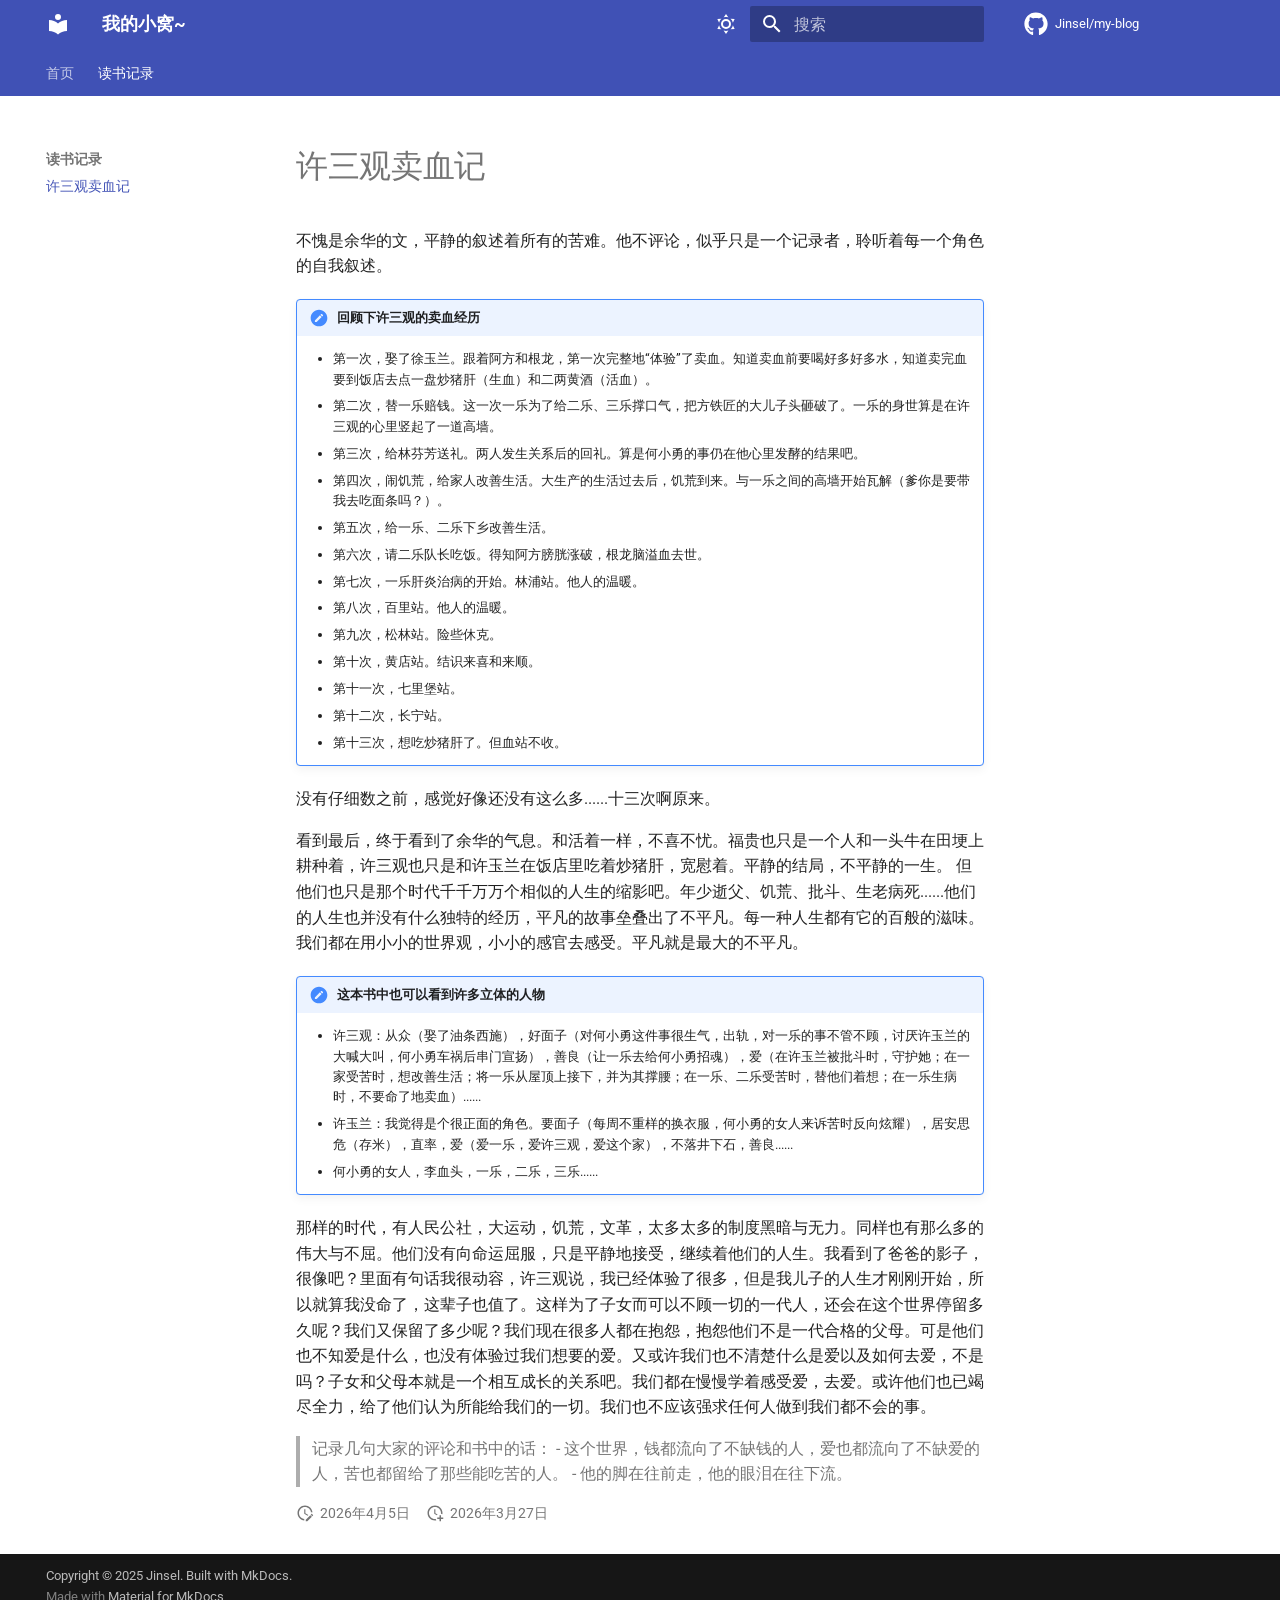
<file: 许三观卖血记/index.html>
<!doctype html>
<html lang="zh" class="no-js">
  <head>
    
      <meta charset="utf-8">
      <meta name="viewport" content="width=device-width,initial-scale=1">
      
        <meta name="description" content="成长记录">
      
      
        <meta name="author" content="Jinsel">
      
      
        <link rel="canonical" href="https://jinsel.github.io/my-blog/%E8%AE%B8%E4%B8%89%E8%A7%82%E5%8D%96%E8%A1%80%E8%AE%B0/">
      
      
        <link rel="prev" href="..">
      
      
      
        
      
      
      <link rel="icon" href="../assets/images/favicon.png">
      <meta name="generator" content="mkdocs-1.6.1, mkdocs-material-9.7.6">
    
    
      
        <title>许三观卖血记 - 我的小窝~</title>
      
    
    
      <link rel="stylesheet" href="../assets/stylesheets/main.484c7ddc.min.css">
      
        
        <link rel="stylesheet" href="../assets/stylesheets/palette.ab4e12ef.min.css">
      
      


    
    
      
    
    
      
        
        
        <link rel="preconnect" href="https://fonts.gstatic.com" crossorigin>
        <link rel="stylesheet" href="https://fonts.googleapis.com/css?family=Roboto:300,300i,400,400i,700,700i%7CJetBrains+Mono:400,400i,700,700i&display=fallback">
        <style>:root{--md-text-font:"Roboto";--md-code-font:"JetBrains Mono"}</style>
      
    
    
    <script>__md_scope=new URL("..",location),__md_hash=e=>[...e].reduce(((e,_)=>(e<<5)-e+_.charCodeAt(0)),0),__md_get=(e,_=localStorage,t=__md_scope)=>JSON.parse(_.getItem(t.pathname+"."+e)),__md_set=(e,_,t=localStorage,a=__md_scope)=>{try{t.setItem(a.pathname+"."+e,JSON.stringify(_))}catch(e){}}</script>
    
      

    
    
  </head>
  
  
    
    
      
    
    
    
    
    <body dir="ltr" data-md-color-scheme="default" data-md-color-primary="indigo" data-md-color-accent="indigo">
  
    
    <input class="md-toggle" data-md-toggle="drawer" type="checkbox" id="__drawer" autocomplete="off">
    <input class="md-toggle" data-md-toggle="search" type="checkbox" id="__search" autocomplete="off">
    <label class="md-overlay" for="__drawer"></label>
    <div data-md-component="skip">
      
        
        <a href="#_1" class="md-skip">
          跳转至
        </a>
      
    </div>
    <div data-md-component="announce">
      
    </div>
    
    
      

<header class="md-header" data-md-component="header">
  <nav class="md-header__inner md-grid" aria-label="页眉">
    <a href=".." title="我的小窝~" class="md-header__button md-logo" aria-label="我的小窝~" data-md-component="logo">
      
  
  <svg xmlns="http://www.w3.org/2000/svg" viewBox="0 0 24 24"><path d="M12 8a3 3 0 0 0 3-3 3 3 0 0 0-3-3 3 3 0 0 0-3 3 3 3 0 0 0 3 3m0 3.54C9.64 9.35 6.5 8 3 8v11c3.5 0 6.64 1.35 9 3.54 2.36-2.19 5.5-3.54 9-3.54V8c-3.5 0-6.64 1.35-9 3.54"/></svg>

    </a>
    <label class="md-header__button md-icon" for="__drawer">
      
      <svg xmlns="http://www.w3.org/2000/svg" viewBox="0 0 24 24"><path d="M3 6h18v2H3zm0 5h18v2H3zm0 5h18v2H3z"/></svg>
    </label>
    <div class="md-header__title" data-md-component="header-title">
      <div class="md-header__ellipsis">
        <div class="md-header__topic">
          <span class="md-ellipsis">
            我的小窝~
          </span>
        </div>
        <div class="md-header__topic" data-md-component="header-topic">
          <span class="md-ellipsis">
            
              许三观卖血记
            
          </span>
        </div>
      </div>
    </div>
    
      
        <form class="md-header__option" data-md-component="palette">
  
    
    
    
    <input class="md-option" data-md-color-media="" data-md-color-scheme="default" data-md-color-primary="indigo" data-md-color-accent="indigo"  aria-label="切换到暗色模式"  type="radio" name="__palette" id="__palette_0">
    
      <label class="md-header__button md-icon" title="切换到暗色模式" for="__palette_1" hidden>
        <svg xmlns="http://www.w3.org/2000/svg" viewBox="0 0 24 24"><path d="M12 7a5 5 0 0 1 5 5 5 5 0 0 1-5 5 5 5 0 0 1-5-5 5 5 0 0 1 5-5m0 2a3 3 0 0 0-3 3 3 3 0 0 0 3 3 3 3 0 0 0 3-3 3 3 0 0 0-3-3m0-7 2.39 3.42C13.65 5.15 12.84 5 12 5s-1.65.15-2.39.42zM3.34 7l4.16-.35A7.2 7.2 0 0 0 5.94 8.5c-.44.74-.69 1.5-.83 2.29zm.02 10 1.76-3.77a7.131 7.131 0 0 0 2.38 4.14zM20.65 7l-1.77 3.79a7.02 7.02 0 0 0-2.38-4.15zm-.01 10-4.14.36c.59-.51 1.12-1.14 1.54-1.86.42-.73.69-1.5.83-2.29zM12 22l-2.41-3.44c.74.27 1.55.44 2.41.44.82 0 1.63-.17 2.37-.44z"/></svg>
      </label>
    
  
    
    
    
    <input class="md-option" data-md-color-media="" data-md-color-scheme="slate" data-md-color-primary="indigo" data-md-color-accent="indigo"  aria-label="切换到亮色模式"  type="radio" name="__palette" id="__palette_1">
    
      <label class="md-header__button md-icon" title="切换到亮色模式" for="__palette_0" hidden>
        <svg xmlns="http://www.w3.org/2000/svg" viewBox="0 0 24 24"><path d="m17.75 4.09-2.53 1.94.91 3.06-2.63-1.81-2.63 1.81.91-3.06-2.53-1.94L12.44 4l1.06-3 1.06 3zm3.5 6.91-1.64 1.25.59 1.98-1.7-1.17-1.7 1.17.59-1.98L15.75 11l2.06-.05L18.5 9l.69 1.95zm-2.28 4.95c.83-.08 1.72 1.1 1.19 1.85-.32.45-.66.87-1.08 1.27C15.17 23 8.84 23 4.94 19.07c-3.91-3.9-3.91-10.24 0-14.14.4-.4.82-.76 1.27-1.08.75-.53 1.93.36 1.85 1.19-.27 2.86.69 5.83 2.89 8.02a9.96 9.96 0 0 0 8.02 2.89m-1.64 2.02a12.08 12.08 0 0 1-7.8-3.47c-2.17-2.19-3.33-5-3.49-7.82-2.81 3.14-2.7 7.96.31 10.98 3.02 3.01 7.84 3.12 10.98.31"/></svg>
      </label>
    
  
</form>
      
    
    
      <script>var palette=__md_get("__palette");if(palette&&palette.color){if("(prefers-color-scheme)"===palette.color.media){var media=matchMedia("(prefers-color-scheme: light)"),input=document.querySelector(media.matches?"[data-md-color-media='(prefers-color-scheme: light)']":"[data-md-color-media='(prefers-color-scheme: dark)']");palette.color.media=input.getAttribute("data-md-color-media"),palette.color.scheme=input.getAttribute("data-md-color-scheme"),palette.color.primary=input.getAttribute("data-md-color-primary"),palette.color.accent=input.getAttribute("data-md-color-accent")}for(var[key,value]of Object.entries(palette.color))document.body.setAttribute("data-md-color-"+key,value)}</script>
    
    
    
      
      
        <label class="md-header__button md-icon" for="__search">
          
          <svg xmlns="http://www.w3.org/2000/svg" viewBox="0 0 24 24"><path d="M9.5 3A6.5 6.5 0 0 1 16 9.5c0 1.61-.59 3.09-1.56 4.23l.27.27h.79l5 5-1.5 1.5-5-5v-.79l-.27-.27A6.52 6.52 0 0 1 9.5 16 6.5 6.5 0 0 1 3 9.5 6.5 6.5 0 0 1 9.5 3m0 2C7 5 5 7 5 9.5S7 14 9.5 14 14 12 14 9.5 12 5 9.5 5"/></svg>
        </label>
        <div class="md-search" data-md-component="search" role="dialog">
  <label class="md-search__overlay" for="__search"></label>
  <div class="md-search__inner" role="search">
    <form class="md-search__form" name="search">
      <input type="text" class="md-search__input" name="query" aria-label="搜索" placeholder="搜索" autocapitalize="off" autocorrect="off" autocomplete="off" spellcheck="false" data-md-component="search-query" required>
      <label class="md-search__icon md-icon" for="__search">
        
        <svg xmlns="http://www.w3.org/2000/svg" viewBox="0 0 24 24"><path d="M9.5 3A6.5 6.5 0 0 1 16 9.5c0 1.61-.59 3.09-1.56 4.23l.27.27h.79l5 5-1.5 1.5-5-5v-.79l-.27-.27A6.52 6.52 0 0 1 9.5 16 6.5 6.5 0 0 1 3 9.5 6.5 6.5 0 0 1 9.5 3m0 2C7 5 5 7 5 9.5S7 14 9.5 14 14 12 14 9.5 12 5 9.5 5"/></svg>
        
        <svg xmlns="http://www.w3.org/2000/svg" viewBox="0 0 24 24"><path d="M20 11v2H8l5.5 5.5-1.42 1.42L4.16 12l7.92-7.92L13.5 5.5 8 11z"/></svg>
      </label>
      <nav class="md-search__options" aria-label="查找">
        
        <button type="reset" class="md-search__icon md-icon" title="清空当前内容" aria-label="清空当前内容" tabindex="-1">
          
          <svg xmlns="http://www.w3.org/2000/svg" viewBox="0 0 24 24"><path d="M19 6.41 17.59 5 12 10.59 6.41 5 5 6.41 10.59 12 5 17.59 6.41 19 12 13.41 17.59 19 19 17.59 13.41 12z"/></svg>
        </button>
      </nav>
      
        <div class="md-search__suggest" data-md-component="search-suggest"></div>
      
    </form>
    <div class="md-search__output">
      <div class="md-search__scrollwrap" tabindex="0" data-md-scrollfix>
        <div class="md-search-result" data-md-component="search-result">
          <div class="md-search-result__meta">
            正在初始化搜索引擎
          </div>
          <ol class="md-search-result__list" role="presentation"></ol>
        </div>
      </div>
    </div>
  </div>
</div>
      
    
    
      <div class="md-header__source">
        <a href="https://github.com/Jinsel/my-blog" title="前往仓库" class="md-source" data-md-component="source">
  <div class="md-source__icon md-icon">
    
    <svg xmlns="http://www.w3.org/2000/svg" viewBox="0 0 512 512"><!--! Font Awesome Free 7.1.0 by @fontawesome - https://fontawesome.com License - https://fontawesome.com/license/free (Icons: CC BY 4.0, Fonts: SIL OFL 1.1, Code: MIT License) Copyright 2025 Fonticons, Inc.--><path d="M173.9 397.4c0 2-2.3 3.6-5.2 3.6-3.3.3-5.6-1.3-5.6-3.6 0-2 2.3-3.6 5.2-3.6 3-.3 5.6 1.3 5.6 3.6m-31.1-4.5c-.7 2 1.3 4.3 4.3 4.9 2.6 1 5.6 0 6.2-2s-1.3-4.3-4.3-5.2c-2.6-.7-5.5.3-6.2 2.3m44.2-1.7c-2.9.7-4.9 2.6-4.6 4.9.3 2 2.9 3.3 5.9 2.6 2.9-.7 4.9-2.6 4.6-4.6-.3-1.9-3-3.2-5.9-2.9M252.8 8C114.1 8 8 113.3 8 252c0 110.9 69.8 205.8 169.5 239.2 12.8 2.3 17.3-5.6 17.3-12.1 0-6.2-.3-40.4-.3-61.4 0 0-70 15-84.7-29.8 0 0-11.4-29.1-27.8-36.6 0 0-22.9-15.7 1.6-15.4 0 0 24.9 2 38.6 25.8 21.9 38.6 58.6 27.5 72.9 20.9 2.3-16 8.8-27.1 16-33.7-55.9-6.2-112.3-14.3-112.3-110.5 0-27.5 7.6-41.3 23.6-58.9-2.6-6.5-11.1-33.3 2.6-67.9 20.9-6.5 69 27 69 27 20-5.6 41.5-8.5 62.8-8.5s42.8 2.9 62.8 8.5c0 0 48.1-33.6 69-27 13.7 34.7 5.2 61.4 2.6 67.9 16 17.7 25.8 31.5 25.8 58.9 0 96.5-58.9 104.2-114.8 110.5 9.2 7.9 17 22.9 17 46.4 0 33.7-.3 75.4-.3 83.6 0 6.5 4.6 14.4 17.3 12.1C436.2 457.8 504 362.9 504 252 504 113.3 391.5 8 252.8 8M105.2 352.9c-1.3 1-1 3.3.7 5.2 1.6 1.6 3.9 2.3 5.2 1 1.3-1 1-3.3-.7-5.2-1.6-1.6-3.9-2.3-5.2-1m-10.8-8.1c-.7 1.3.3 2.9 2.3 3.9 1.6 1 3.6.7 4.3-.7.7-1.3-.3-2.9-2.3-3.9-2-.6-3.6-.3-4.3.7m32.4 35.6c-1.6 1.3-1 4.3 1.3 6.2 2.3 2.3 5.2 2.6 6.5 1 1.3-1.3.7-4.3-1.3-6.2-2.2-2.3-5.2-2.6-6.5-1m-11.4-14.7c-1.6 1-1.6 3.6 0 5.9s4.3 3.3 5.6 2.3c1.6-1.3 1.6-3.9 0-6.2-1.4-2.3-4-3.3-5.6-2"/></svg>
  </div>
  <div class="md-source__repository">
    Jinsel/my-blog
  </div>
</a>
      </div>
    
  </nav>
  
</header>
    
    <div class="md-container" data-md-component="container">
      
      
        
          
            
<nav class="md-tabs" aria-label="标签" data-md-component="tabs">
  <div class="md-grid">
    <ul class="md-tabs__list">
      
        
  
  
  
  
    <li class="md-tabs__item">
      <a href=".." class="md-tabs__link">
        
  
  
    
  
  首页

      </a>
    </li>
  

      
        
  
  
  
    
  
  
    
    
      <li class="md-tabs__item md-tabs__item--active">
        <a href="./" class="md-tabs__link">
          
  
  
  读书记录

        </a>
      </li>
    
  

      
    </ul>
  </div>
</nav>
          
        
      
      <main class="md-main" data-md-component="main">
        <div class="md-main__inner md-grid">
          
            
              
              <div class="md-sidebar md-sidebar--primary" data-md-component="sidebar" data-md-type="navigation" >
                <div class="md-sidebar__scrollwrap">
                  <div class="md-sidebar__inner">
                    


  


<nav class="md-nav md-nav--primary md-nav--lifted" aria-label="导航栏" data-md-level="0">
  <label class="md-nav__title" for="__drawer">
    <a href=".." title="我的小窝~" class="md-nav__button md-logo" aria-label="我的小窝~" data-md-component="logo">
      
  
  <svg xmlns="http://www.w3.org/2000/svg" viewBox="0 0 24 24"><path d="M12 8a3 3 0 0 0 3-3 3 3 0 0 0-3-3 3 3 0 0 0-3 3 3 3 0 0 0 3 3m0 3.54C9.64 9.35 6.5 8 3 8v11c3.5 0 6.64 1.35 9 3.54 2.36-2.19 5.5-3.54 9-3.54V8c-3.5 0-6.64 1.35-9 3.54"/></svg>

    </a>
    我的小窝~
  </label>
  
    <div class="md-nav__source">
      <a href="https://github.com/Jinsel/my-blog" title="前往仓库" class="md-source" data-md-component="source">
  <div class="md-source__icon md-icon">
    
    <svg xmlns="http://www.w3.org/2000/svg" viewBox="0 0 512 512"><!--! Font Awesome Free 7.1.0 by @fontawesome - https://fontawesome.com License - https://fontawesome.com/license/free (Icons: CC BY 4.0, Fonts: SIL OFL 1.1, Code: MIT License) Copyright 2025 Fonticons, Inc.--><path d="M173.9 397.4c0 2-2.3 3.6-5.2 3.6-3.3.3-5.6-1.3-5.6-3.6 0-2 2.3-3.6 5.2-3.6 3-.3 5.6 1.3 5.6 3.6m-31.1-4.5c-.7 2 1.3 4.3 4.3 4.9 2.6 1 5.6 0 6.2-2s-1.3-4.3-4.3-5.2c-2.6-.7-5.5.3-6.2 2.3m44.2-1.7c-2.9.7-4.9 2.6-4.6 4.9.3 2 2.9 3.3 5.9 2.6 2.9-.7 4.9-2.6 4.6-4.6-.3-1.9-3-3.2-5.9-2.9M252.8 8C114.1 8 8 113.3 8 252c0 110.9 69.8 205.8 169.5 239.2 12.8 2.3 17.3-5.6 17.3-12.1 0-6.2-.3-40.4-.3-61.4 0 0-70 15-84.7-29.8 0 0-11.4-29.1-27.8-36.6 0 0-22.9-15.7 1.6-15.4 0 0 24.9 2 38.6 25.8 21.9 38.6 58.6 27.5 72.9 20.9 2.3-16 8.8-27.1 16-33.7-55.9-6.2-112.3-14.3-112.3-110.5 0-27.5 7.6-41.3 23.6-58.9-2.6-6.5-11.1-33.3 2.6-67.9 20.9-6.5 69 27 69 27 20-5.6 41.5-8.5 62.8-8.5s42.8 2.9 62.8 8.5c0 0 48.1-33.6 69-27 13.7 34.7 5.2 61.4 2.6 67.9 16 17.7 25.8 31.5 25.8 58.9 0 96.5-58.9 104.2-114.8 110.5 9.2 7.9 17 22.9 17 46.4 0 33.7-.3 75.4-.3 83.6 0 6.5 4.6 14.4 17.3 12.1C436.2 457.8 504 362.9 504 252 504 113.3 391.5 8 252.8 8M105.2 352.9c-1.3 1-1 3.3.7 5.2 1.6 1.6 3.9 2.3 5.2 1 1.3-1 1-3.3-.7-5.2-1.6-1.6-3.9-2.3-5.2-1m-10.8-8.1c-.7 1.3.3 2.9 2.3 3.9 1.6 1 3.6.7 4.3-.7.7-1.3-.3-2.9-2.3-3.9-2-.6-3.6-.3-4.3.7m32.4 35.6c-1.6 1.3-1 4.3 1.3 6.2 2.3 2.3 5.2 2.6 6.5 1 1.3-1.3.7-4.3-1.3-6.2-2.2-2.3-5.2-2.6-6.5-1m-11.4-14.7c-1.6 1-1.6 3.6 0 5.9s4.3 3.3 5.6 2.3c1.6-1.3 1.6-3.9 0-6.2-1.4-2.3-4-3.3-5.6-2"/></svg>
  </div>
  <div class="md-source__repository">
    Jinsel/my-blog
  </div>
</a>
    </div>
  
  <ul class="md-nav__list" data-md-scrollfix>
    
      
      
  
  
  
  
    <li class="md-nav__item">
      <a href=".." class="md-nav__link">
        
  
  
  <span class="md-ellipsis">
    
  
    首页
  

    
  </span>
  
  

      </a>
    </li>
  

    
      
      
  
  
    
  
  
  
    
    
    
    
      
        
        
      
      
        
      
    
    
    <li class="md-nav__item md-nav__item--active md-nav__item--section md-nav__item--nested">
      
        
        
        <input class="md-nav__toggle md-toggle " type="checkbox" id="__nav_2" checked>
        
          
          <label class="md-nav__link" for="__nav_2" id="__nav_2_label" tabindex="">
            
  
  
  <span class="md-ellipsis">
    
  
    读书记录
  

    
  </span>
  
  

            <span class="md-nav__icon md-icon"></span>
          </label>
        
        <nav class="md-nav" data-md-level="1" aria-labelledby="__nav_2_label" aria-expanded="true">
          <label class="md-nav__title" for="__nav_2">
            <span class="md-nav__icon md-icon"></span>
            
  
    读书记录
  

          </label>
          <ul class="md-nav__list" data-md-scrollfix>
            
              
                
  
  
    
  
  
  
    <li class="md-nav__item md-nav__item--active">
      
      <input class="md-nav__toggle md-toggle" type="checkbox" id="__toc">
      
      
        
      
      
      <a href="./" class="md-nav__link md-nav__link--active">
        
  
  
  <span class="md-ellipsis">
    
  
    许三观卖血记
  

    
  </span>
  
  

      </a>
      
    </li>
  

              
            
          </ul>
        </nav>
      
    </li>
  

    
  </ul>
</nav>
                  </div>
                </div>
              </div>
            
            
              
              <div class="md-sidebar md-sidebar--secondary" data-md-component="sidebar" data-md-type="toc" >
                <div class="md-sidebar__scrollwrap">
                  <div class="md-sidebar__inner">
                    

<nav class="md-nav md-nav--secondary" aria-label="目录">
  
  
  
    
  
  
</nav>
                  </div>
                </div>
              </div>
            
          
          
            <div class="md-content" data-md-component="content">
              
              <article class="md-content__inner md-typeset">
                
                  


  
  


<h1 id="_1">许三观卖血记<a class="headerlink" href="#_1" title="Permanent link">&para;</a></h1>
<p>不愧是余华的文，平静的叙述着所有的苦难。他不评论，似乎只是一个记录者，聆听着每一个角色的自我叙述。</p>
<div class="admonition note">
<p class="admonition-title">回顾下许三观的卖血经历</p>
<ul>
<li>第一次，娶了徐玉兰。跟着阿方和根龙，第一次完整地“体验”了卖血。知道卖血前要喝好多好多水，知道卖完血要到饭店去点一盘炒猪肝（生血）和二两黄酒（活血）。</li>
<li>第二次，替一乐赔钱。这一次一乐为了给二乐、三乐撑口气，把方铁匠的大儿子头砸破了。一乐的身世算是在许三观的心里竖起了一道高墙。</li>
<li>第三次，给林芬芳送礼。两人发生关系后的回礼。算是何小勇的事仍在他心里发酵的结果吧。</li>
<li>第四次，闹饥荒，给家人改善生活。大生产的生活过去后，饥荒到来。与一乐之间的高墙开始瓦解（爹你是要带我去吃面条吗？）。</li>
<li>第五次，给一乐、二乐下乡改善生活。</li>
<li>第六次，请二乐队长吃饭。得知阿方膀胱涨破，根龙脑溢血去世。</li>
<li>第七次，一乐肝炎治病的开始。林浦站。他人的温暖。</li>
<li>第八次，百里站。他人的温暖。</li>
<li>第九次，松林站。险些休克。</li>
<li>第十次，黄店站。结识来喜和来顺。</li>
<li>第十一次，七里堡站。</li>
<li>第十二次，长宁站。</li>
<li>第十三次，想吃炒猪肝了。但血站不收。</li>
</ul>
</div>
<p>没有仔细数之前，感觉好像还没有这么多......十三次啊原来。</p>
<p>看到最后，终于看到了余华的气息。和活着一样，不喜不忧。福贵也只是一个人和一头牛在田埂上耕种着，许三观也只是和许玉兰在饭店里吃着炒猪肝，宽慰着。平静的结局，不平静的一生。
但他们也只是那个时代千千万万个相似的人生的缩影吧。年少逝父、饥荒、批斗、生老病死......他们的人生也并没有什么独特的经历，平凡的故事垒叠出了不平凡。每一种人生都有它的百般的滋味。
我们都在用小小的世界观，小小的感官去感受。平凡就是最大的不平凡。</p>
<div class="admonition note">
<p class="admonition-title">这本书中也可以看到许多立体的人物</p>
<ul>
<li>许三观：从众（娶了油条西施），好面子（对何小勇这件事很生气，出轨，对一乐的事不管不顾，讨厌许玉兰的大喊大叫，何小勇车祸后串门宣扬），善良（让一乐去给何小勇招魂），爱（在许玉兰被批斗时，守护她；在一家受苦时，想改善生活；将一乐从屋顶上接下，并为其撑腰；在一乐、二乐受苦时，替他们着想；在一乐生病时，不要命了地卖血）......</li>
<li>许玉兰：我觉得是个很正面的角色。要面子（每周不重样的换衣服，何小勇的女人来诉苦时反向炫耀），居安思危（存米），直率，爱（爱一乐，爱许三观，爱这个家），不落井下石，善良......</li>
<li>何小勇的女人，李血头，一乐，二乐，三乐......</li>
</ul>
</div>
<p>那样的时代，有人民公社，大运动，饥荒，文革，太多太多的制度黑暗与无力。同样也有那么多的伟大与不屈。他们没有向命运屈服，只是平静地接受，继续着他们的人生。我看到了爸爸的影子，很像吧？里面有句话我很动容，许三观说，我已经体验了很多，但是我儿子的人生才刚刚开始，所以就算我没命了，这辈子也值了。这样为了子女而可以不顾一切的一代人，还会在这个世界停留多久呢？我们又保留了多少呢？我们现在很多人都在抱怨，抱怨他们不是一代合格的父母。可是他们也不知爱是什么，也没有体验过我们想要的爱。又或许我们也不清楚什么是爱以及如何去爱，不是吗？子女和父母本就是一个相互成长的关系吧。我们都在慢慢学着感受爱，去爱。或许他们也已竭尽全力，给了他们认为所能给我们的一切。我们也不应该强求任何人做到我们都不会的事。</p>
<blockquote>
<p>记录几句大家的评论和书中的话：
- 这个世界，钱都流向了不缺钱的人，爱也都流向了不缺爱的人，苦也都留给了那些能吃苦的人。
- 他的脚在往前走，他的眼泪在往下流。</p>
</blockquote>







  
    
  
  
    
  


  <aside class="md-source-file">
    
      
  <span class="md-source-file__fact">
    <span class="md-icon" title="最后更新">
      <svg xmlns="http://www.w3.org/2000/svg" viewBox="0 0 24 24"><path d="M21 13.1c-.1 0-.3.1-.4.2l-1 1 2.1 2.1 1-1c.2-.2.2-.6 0-.8l-1.3-1.3c-.1-.1-.2-.2-.4-.2m-1.9 1.8-6.1 6V23h2.1l6.1-6.1zM12.5 7v5.2l4 2.4-1 1L11 13V7zM11 21.9c-5.1-.5-9-4.8-9-9.9C2 6.5 6.5 2 12 2c5.3 0 9.6 4.1 10 9.3-.3-.1-.6-.2-1-.2s-.7.1-1 .2C19.6 7.2 16.2 4 12 4c-4.4 0-8 3.6-8 8 0 4.1 3.1 7.5 7.1 7.9l-.1.2z"/></svg>
    </span>
    <span class="git-revision-date-localized-plugin git-revision-date-localized-plugin-date" title="2026年4月5日 12:29:53 UTC">2026年4月5日</span>
  </span>

    
    
      
  <span class="md-source-file__fact">
    <span class="md-icon" title="创建日期">
      <svg xmlns="http://www.w3.org/2000/svg" viewBox="0 0 24 24"><path d="M14.47 15.08 11 13V7h1.5v5.25l3.08 1.83c-.41.28-.79.62-1.11 1m-1.39 4.84c-.36.05-.71.08-1.08.08-4.42 0-8-3.58-8-8s3.58-8 8-8 8 3.58 8 8c0 .37-.03.72-.08 1.08.69.1 1.33.32 1.92.64.1-.56.16-1.13.16-1.72 0-5.5-4.5-10-10-10S2 6.5 2 12s4.47 10 10 10c.59 0 1.16-.06 1.72-.16-.32-.59-.54-1.23-.64-1.92M18 15v3h-3v2h3v3h2v-3h3v-2h-3v-3z"/></svg>
    </span>
    <span class="git-revision-date-localized-plugin git-revision-date-localized-plugin-date" title="2026年3月27日 15:47:17 UTC">2026年3月27日</span>
  </span>

    
    
    
  </aside>





                
              </article>
            </div>
          
          
<script>var target=document.getElementById(location.hash.slice(1));target&&target.name&&(target.checked=target.name.startsWith("__tabbed_"))</script>
        </div>
        
      </main>
      
        <footer class="md-footer">
  
  <div class="md-footer-meta md-typeset">
    <div class="md-footer-meta__inner md-grid">
      <div class="md-copyright">
  
    <div class="md-copyright__highlight">
      Copyright © 2025 Jinsel. Built with MkDocs.
    </div>
  
  
    Made with
    <a href="https://squidfunk.github.io/mkdocs-material/" target="_blank" rel="noopener">
      Material for MkDocs
    </a>
  
</div>
      
    </div>
  </div>
</footer>
      
    </div>
    <div class="md-dialog" data-md-component="dialog">
      <div class="md-dialog__inner md-typeset"></div>
    </div>
    
    
    
      
      
      <script id="__config" type="application/json">{"annotate": null, "base": "..", "features": ["navigation.tabs", "navigation.sections", "navigation.expand", "search.suggest", "search.highlight"], "search": "../assets/javascripts/workers/search.2c215733.min.js", "tags": null, "translations": {"clipboard.copied": "\u5df2\u590d\u5236", "clipboard.copy": "\u590d\u5236", "search.result.more.one": "\u5728\u8be5\u9875\u4e0a\u8fd8\u6709 1 \u4e2a\u7b26\u5408\u6761\u4ef6\u7684\u7ed3\u679c", "search.result.more.other": "\u5728\u8be5\u9875\u4e0a\u8fd8\u6709 # \u4e2a\u7b26\u5408\u6761\u4ef6\u7684\u7ed3\u679c", "search.result.none": "\u6ca1\u6709\u627e\u5230\u7b26\u5408\u6761\u4ef6\u7684\u7ed3\u679c", "search.result.one": "\u627e\u5230 1 \u4e2a\u7b26\u5408\u6761\u4ef6\u7684\u7ed3\u679c", "search.result.other": "# \u4e2a\u7b26\u5408\u6761\u4ef6\u7684\u7ed3\u679c", "search.result.placeholder": "\u952e\u5165\u4ee5\u5f00\u59cb\u641c\u7d22", "search.result.term.missing": "\u7f3a\u5c11", "select.version": "\u9009\u62e9\u5f53\u524d\u7248\u672c"}, "version": null}</script>
    
    
      <script src="../assets/javascripts/bundle.79ae519e.min.js"></script>
      
    
  </body>
</html>
</file>
<file: assets/stylesheets/main.484c7ddc.min.css>
@charset "UTF-8";html{-webkit-text-size-adjust:none;-moz-text-size-adjust:none;text-size-adjust:none;box-sizing:border-box}*,:after,:before{box-sizing:inherit}@media (prefers-reduced-motion){*,:after,:before{transition:none!important}}body{margin:0}a,button,input,label{-webkit-tap-highlight-color:transparent}a{color:inherit;text-decoration:none}hr{border:0;box-sizing:initial;display:block;height:.05rem;overflow:visible;padding:0}small{font-size:80%}sub,sup{line-height:1em}img{border-style:none}table{border-collapse:initial;border-spacing:0}td,th{font-weight:400;vertical-align:top}button{background:#0000;border:0;font-family:inherit;font-size:inherit;margin:0;padding:0}input{border:0;outline:none}:root{--md-primary-fg-color:#4051b5;--md-primary-fg-color--light:#5d6cc0;--md-primary-fg-color--dark:#303fa1;--md-primary-bg-color:#fff;--md-primary-bg-color--light:#ffffffb3;--md-accent-fg-color:#526cfe;--md-accent-fg-color--transparent:#526cfe1a;--md-accent-bg-color:#fff;--md-accent-bg-color--light:#ffffffb3}[data-md-color-scheme=default]{color-scheme:light}[data-md-color-scheme=default] img[src$="#gh-dark-mode-only"],[data-md-color-scheme=default] img[src$="#only-dark"]{display:none}:root,[data-md-color-scheme=default]{--md-hue:225deg;--md-default-fg-color:#000000de;--md-default-fg-color--light:#0000008a;--md-default-fg-color--lighter:#00000052;--md-default-fg-color--lightest:#00000012;--md-default-bg-color:#fff;--md-default-bg-color--light:#ffffffb3;--md-default-bg-color--lighter:#ffffff4d;--md-default-bg-color--lightest:#ffffff1f;--md-code-fg-color:#36464e;--md-code-bg-color:#f5f5f5;--md-code-bg-color--light:#f5f5f5b3;--md-code-bg-color--lighter:#f5f5f54d;--md-code-hl-color:#4287ff;--md-code-hl-color--light:#4287ff1a;--md-code-hl-number-color:#d52a2a;--md-code-hl-special-color:#db1457;--md-code-hl-function-color:#a846b9;--md-code-hl-constant-color:#6e59d9;--md-code-hl-keyword-color:#3f6ec6;--md-code-hl-string-color:#1c7d4d;--md-code-hl-name-color:var(--md-code-fg-color);--md-code-hl-operator-color:var(--md-default-fg-color--light);--md-code-hl-punctuation-color:var(--md-default-fg-color--light);--md-code-hl-comment-color:var(--md-default-fg-color--light);--md-code-hl-generic-color:var(--md-default-fg-color--light);--md-code-hl-variable-color:var(--md-default-fg-color--light);--md-typeset-color:var(--md-default-fg-color);--md-typeset-a-color:var(--md-primary-fg-color);--md-typeset-del-color:#f5503d26;--md-typeset-ins-color:#0bd57026;--md-typeset-kbd-color:#fafafa;--md-typeset-kbd-accent-color:#fff;--md-typeset-kbd-border-color:#b8b8b8;--md-typeset-mark-color:#ffff0080;--md-typeset-table-color:#0000001f;--md-typeset-table-color--light:rgba(0,0,0,.035);--md-admonition-fg-color:var(--md-default-fg-color);--md-admonition-bg-color:var(--md-default-bg-color);--md-warning-fg-color:#000000de;--md-warning-bg-color:#ff9;--md-footer-fg-color:#fff;--md-footer-fg-color--light:#ffffffb3;--md-footer-fg-color--lighter:#ffffff73;--md-footer-bg-color:#000000de;--md-footer-bg-color--dark:#00000052;--md-shadow-z1:0 0.2rem 0.5rem #0000000d,0 0 0.05rem #0000001a;--md-shadow-z2:0 0.2rem 0.5rem #0000001a,0 0 0.05rem #00000040;--md-shadow-z3:0 0.2rem 0.5rem #0003,0 0 0.05rem #00000059}.md-icon svg{fill:currentcolor;display:block;height:1.2rem;width:1.2rem}body{-webkit-font-smoothing:antialiased;-moz-osx-font-smoothing:grayscale;--md-text-font-family:var(--md-text-font,_),-apple-system,BlinkMacSystemFont,Helvetica,Arial,sans-serif;--md-code-font-family:var(--md-code-font,_),SFMono-Regular,Consolas,Menlo,monospace}aside,body,input{font-feature-settings:"kern","liga";color:var(--md-typeset-color);font-family:var(--md-text-font-family)}code,kbd,pre{font-feature-settings:"kern";font-family:var(--md-code-font-family)}:root{--md-typeset-table-sort-icon:url('data:image/svg+xml;charset=utf-8,<svg xmlns="http://www.w3.org/2000/svg" viewBox="0 0 24 24"><path d="m18 21-4-4h3V7h-3l4-4 4 4h-3v10h3M2 19v-2h10v2M2 13v-2h7v2M2 7V5h4v2z"/></svg>');--md-typeset-table-sort-icon--asc:url('data:image/svg+xml;charset=utf-8,<svg xmlns="http://www.w3.org/2000/svg" viewBox="0 0 24 24"><path d="M19 17h3l-4 4-4-4h3V3h2M2 17h10v2H2M6 5v2H2V5m0 6h7v2H2z"/></svg>');--md-typeset-table-sort-icon--desc:url('data:image/svg+xml;charset=utf-8,<svg xmlns="http://www.w3.org/2000/svg" viewBox="0 0 24 24"><path d="M19 7h3l-4-4-4 4h3v14h2M2 17h10v2H2M6 5v2H2V5m0 6h7v2H2z"/></svg>')}.md-typeset{-webkit-print-color-adjust:exact;color-adjust:exact;font-size:.8rem;line-height:1.6;overflow-wrap:break-word}@media print{.md-typeset{font-size:.68rem}}.md-typeset blockquote,.md-typeset dl,.md-typeset figure,.md-typeset ol,.md-typeset pre,.md-typeset ul{margin-bottom:1em;margin-top:1em}.md-typeset h1{color:var(--md-default-fg-color--light);font-size:2em;line-height:1.3;margin:0 0 1.25em}.md-typeset h1,.md-typeset h2{font-weight:300;letter-spacing:-.01em}.md-typeset h2{font-size:1.5625em;line-height:1.4;margin:1.6em 0 .64em}.md-typeset h3{font-size:1.25em;font-weight:400;letter-spacing:-.01em;line-height:1.5;margin:1.6em 0 .8em}.md-typeset h2+h3{margin-top:.8em}.md-typeset h4{font-weight:700;letter-spacing:-.01em;margin:1em 0}.md-typeset h5,.md-typeset h6{color:var(--md-default-fg-color--light);font-size:.8em;font-weight:700;letter-spacing:-.01em;margin:1.25em 0}.md-typeset h5{text-transform:uppercase}.md-typeset h5 code{text-transform:none}.md-typeset hr{border-bottom:.05rem solid var(--md-default-fg-color--lightest);display:flow-root;margin:1.5em 0}.md-typeset a{color:var(--md-typeset-a-color);word-break:break-word}.md-typeset a,.md-typeset a:before{transition:color 125ms}.md-typeset a:focus,.md-typeset a:hover{color:var(--md-accent-fg-color)}.md-typeset a:focus code,.md-typeset a:hover code{background-color:var(--md-accent-fg-color--transparent);color:var(--md-accent-fg-color)}.md-typeset a code{color:var(--md-typeset-a-color)}.md-typeset a.focus-visible{outline-color:var(--md-accent-fg-color);outline-offset:.2rem}.md-typeset code,.md-typeset kbd,.md-typeset pre{color:var(--md-code-fg-color);direction:ltr;font-variant-ligatures:none;transition:background-color 125ms}@media print{.md-typeset code,.md-typeset kbd,.md-typeset pre{white-space:pre-wrap}}.md-typeset code{background-color:var(--md-code-bg-color);border-radius:.1rem;-webkit-box-decoration-break:clone;box-decoration-break:clone;font-size:.85em;padding:0 .2941176471em;transition:color 125ms,background-color 125ms;word-break:break-word}.md-typeset code:not(.focus-visible){-webkit-tap-highlight-color:transparent;outline:none}.md-typeset pre{display:flow-root;line-height:1.4;position:relative}.md-typeset pre>code{-webkit-box-decoration-break:slice;box-decoration-break:slice;box-shadow:none;display:block;margin:0;outline-color:var(--md-accent-fg-color);overflow:auto;padding:.7720588235em 1.1764705882em;scrollbar-color:var(--md-default-fg-color--lighter) #0000;scrollbar-width:thin;touch-action:auto;word-break:normal}.md-typeset pre>code:hover{scrollbar-color:var(--md-accent-fg-color) #0000}.md-typeset pre>code::-webkit-scrollbar{height:.2rem;width:.2rem}.md-typeset pre>code::-webkit-scrollbar-thumb{background-color:var(--md-default-fg-color--lighter)}.md-typeset pre>code::-webkit-scrollbar-thumb:hover{background-color:var(--md-accent-fg-color)}.md-typeset kbd{background-color:var(--md-typeset-kbd-color);border-radius:.1rem;box-shadow:0 .1rem 0 .05rem var(--md-typeset-kbd-border-color),0 .1rem 0 var(--md-typeset-kbd-border-color),0 -.1rem .2rem var(--md-typeset-kbd-accent-color) inset;color:var(--md-default-fg-color);display:inline-block;font-size:.75em;padding:0 .6666666667em;vertical-align:text-top;word-break:break-word}.md-typeset mark{background-color:var(--md-typeset-mark-color);-webkit-box-decoration-break:clone;box-decoration-break:clone;color:inherit;word-break:break-word}.md-typeset abbr{cursor:help;text-decoration:none}.md-typeset [data-preview],.md-typeset abbr{border-bottom:.05rem dotted var(--md-default-fg-color--light)}.md-typeset small{opacity:.75}[dir=ltr] .md-typeset sub,[dir=ltr] .md-typeset sup{margin-left:.078125em}[dir=rtl] .md-typeset sub,[dir=rtl] .md-typeset sup{margin-right:.078125em}[dir=ltr] .md-typeset blockquote{padding-left:.6rem}[dir=rtl] .md-typeset blockquote{padding-right:.6rem}[dir=ltr] .md-typeset blockquote{border-left:.2rem solid var(--md-default-fg-color--lighter)}[dir=rtl] .md-typeset blockquote{border-right:.2rem solid var(--md-default-fg-color--lighter)}.md-typeset blockquote{color:var(--md-default-fg-color--light);margin-left:0;margin-right:0}.md-typeset ul{list-style-type:disc}.md-typeset ul[type]{list-style-type:revert-layer}[dir=ltr] .md-typeset ol,[dir=ltr] .md-typeset ul{margin-left:.625em}[dir=rtl] .md-typeset ol,[dir=rtl] .md-typeset ul{margin-right:.625em}.md-typeset ol,.md-typeset ul{padding:0}.md-typeset ol:not([hidden]),.md-typeset ul:not([hidden]){display:flow-root}.md-typeset ol ol,.md-typeset ul ol{list-style-type:lower-alpha}.md-typeset ol ol ol,.md-typeset ul ol ol{list-style-type:lower-roman}.md-typeset ol ol ol ol,.md-typeset ul ol ol ol{list-style-type:upper-alpha}.md-typeset ol ol ol ol ol,.md-typeset ul ol ol ol ol{list-style-type:upper-roman}.md-typeset ol[type],.md-typeset ul[type]{list-style-type:revert-layer}[dir=ltr] .md-typeset ol li,[dir=ltr] .md-typeset ul li{margin-left:1.25em}[dir=rtl] .md-typeset ol li,[dir=rtl] .md-typeset ul li{margin-right:1.25em}.md-typeset ol li,.md-typeset ul li{margin-bottom:.5em}.md-typeset ol li blockquote,.md-typeset ol li p,.md-typeset ul li blockquote,.md-typeset ul li p{margin:.5em 0}.md-typeset ol li:last-child,.md-typeset ul li:last-child{margin-bottom:0}[dir=ltr] .md-typeset ol li ol,[dir=ltr] .md-typeset ol li ul,[dir=ltr] .md-typeset ul li ol,[dir=ltr] .md-typeset ul li ul{margin-left:.625em}[dir=rtl] .md-typeset ol li ol,[dir=rtl] .md-typeset ol li ul,[dir=rtl] .md-typeset ul li ol,[dir=rtl] .md-typeset ul li ul{margin-right:.625em}.md-typeset ol li ol,.md-typeset ol li ul,.md-typeset ul li ol,.md-typeset ul li ul{margin-bottom:.5em;margin-top:.5em}[dir=ltr] .md-typeset dd{margin-left:1.875em}[dir=rtl] .md-typeset dd{margin-right:1.875em}.md-typeset dd{margin-bottom:1.5em;margin-top:1em}.md-typeset img,.md-typeset svg,.md-typeset video{height:auto;max-width:100%}.md-typeset img[align=left]{margin:1em 1em 1em 0}.md-typeset img[align=right]{margin:1em 0 1em 1em}.md-typeset img[align]:only-child{margin-top:0}.md-typeset figure{display:flow-root;margin:1em auto;max-width:100%;text-align:center;width:fit-content}.md-typeset figure img{display:block;margin:0 auto}.md-typeset figcaption{font-style:italic;margin:1em auto;max-width:24rem}.md-typeset iframe{max-width:100%}.md-typeset table:not([class]){background-color:var(--md-default-bg-color);border:.05rem solid var(--md-typeset-table-color);border-radius:.1rem;display:inline-block;font-size:.64rem;max-width:100%;overflow:auto;touch-action:auto}@media print{.md-typeset table:not([class]){display:table}}.md-typeset table:not([class])+*{margin-top:1.5em}.md-typeset table:not([class]) td>:first-child,.md-typeset table:not([class]) th>:first-child{margin-top:0}.md-typeset table:not([class]) td>:last-child,.md-typeset table:not([class]) th>:last-child{margin-bottom:0}.md-typeset table:not([class]) td:not([align]),.md-typeset table:not([class]) th:not([align]){text-align:left}[dir=rtl] .md-typeset table:not([class]) td:not([align]),[dir=rtl] .md-typeset table:not([class]) th:not([align]){text-align:right}.md-typeset table:not([class]) th{font-weight:700;min-width:5rem;padding:.9375em 1.25em;vertical-align:top}.md-typeset table:not([class]) td{border-top:.05rem solid var(--md-typeset-table-color);padding:.9375em 1.25em;vertical-align:top}.md-typeset table:not([class]) tbody tr{transition:background-color 125ms}.md-typeset table:not([class]) tbody tr:hover{background-color:var(--md-typeset-table-color--light);box-shadow:0 .05rem 0 var(--md-default-bg-color) inset}.md-typeset table:not([class]) a{word-break:normal}.md-typeset table th[role=columnheader]{cursor:pointer}[dir=ltr] .md-typeset table th[role=columnheader]:after{margin-left:.5em}[dir=rtl] .md-typeset table th[role=columnheader]:after{margin-right:.5em}.md-typeset table th[role=columnheader]:after{content:"";display:inline-block;height:1.2em;-webkit-mask-image:var(--md-typeset-table-sort-icon);mask-image:var(--md-typeset-table-sort-icon);-webkit-mask-repeat:no-repeat;mask-repeat:no-repeat;-webkit-mask-size:contain;mask-size:contain;transition:background-color 125ms;vertical-align:text-bottom;width:1.2em}.md-typeset table th[role=columnheader]:hover:after{background-color:var(--md-default-fg-color--lighter)}.md-typeset table th[role=columnheader][aria-sort=ascending]:after{background-color:var(--md-default-fg-color--light);-webkit-mask-image:var(--md-typeset-table-sort-icon--asc);mask-image:var(--md-typeset-table-sort-icon--asc)}.md-typeset table th[role=columnheader][aria-sort=descending]:after{background-color:var(--md-default-fg-color--light);-webkit-mask-image:var(--md-typeset-table-sort-icon--desc);mask-image:var(--md-typeset-table-sort-icon--desc)}.md-typeset__scrollwrap{margin:1em -.8rem;overflow-x:auto;touch-action:auto}.md-typeset__table{display:inline-block;margin-bottom:.5em;padding:0 .8rem}@media print{.md-typeset__table{display:block}}html .md-typeset__table table{display:table;margin:0;overflow:hidden;width:100%}@media screen and (max-width:44.984375em){.md-content__inner>pre{margin:1em -.8rem}.md-content__inner>pre code{border-radius:0}}.md-typeset .md-author{border-radius:100%;display:block;flex-shrink:0;height:1.6rem;overflow:hidden;position:relative;transition:color 125ms,transform 125ms;width:1.6rem}.md-typeset .md-author img{display:block}.md-typeset .md-author--more{background:var(--md-default-fg-color--lightest);color:var(--md-default-fg-color--lighter);font-size:.6rem;font-weight:700;line-height:1.6rem;text-align:center}.md-typeset .md-author--long{height:2.4rem;width:2.4rem}.md-typeset a.md-author{transform:scale(1)}.md-typeset a.md-author img{border-radius:100%;filter:grayscale(100%) opacity(75%);transition:filter 125ms}.md-typeset a.md-author:focus,.md-typeset a.md-author:hover{transform:scale(1.1);z-index:1}.md-typeset a.md-author:focus img,.md-typeset a.md-author:hover img{filter:grayscale(0)}.md-banner{background-color:var(--md-footer-bg-color);color:var(--md-footer-fg-color);overflow:auto}@media print{.md-banner{display:none}}.md-banner--warning{background-color:var(--md-warning-bg-color);color:var(--md-warning-fg-color)}.md-banner__inner{font-size:.7rem;margin:.6rem auto;padding:0 .8rem}[dir=ltr] .md-banner__button{float:right}[dir=rtl] .md-banner__button{float:left}.md-banner__button{color:inherit;cursor:pointer;transition:opacity .25s}.no-js .md-banner__button{display:none}.md-banner__button:hover{opacity:.7}html{font-size:125%;height:100%;overflow-x:hidden}@media screen and (min-width:100em){html{font-size:137.5%}}@media screen and (min-width:125em){html{font-size:150%}}body{background-color:var(--md-default-bg-color);display:flex;flex-direction:column;font-size:.5rem;min-height:100%;position:relative;width:100%}@media print{body{display:block}}@media screen and (max-width:59.984375em){body[data-md-scrolllock]{position:fixed}}.md-grid{margin-left:auto;margin-right:auto;max-width:61rem}.md-container{display:flex;flex-direction:column;flex-grow:1}@media print{.md-container{display:block}}.md-main{flex-grow:1}.md-main__inner{display:flex;height:100%;margin-top:1.5rem}.md-ellipsis{overflow:hidden;text-overflow:ellipsis}.md-toggle{display:none}.md-option{height:0;opacity:0;position:absolute;width:0}.md-option:checked+label:not([hidden]){display:block}.md-option.focus-visible+label{outline-color:var(--md-accent-fg-color);outline-style:auto}.md-skip{background-color:var(--md-default-fg-color);border-radius:.1rem;color:var(--md-default-bg-color);font-size:.64rem;margin:.5rem;opacity:0;outline-color:var(--md-accent-fg-color);padding:.3rem .5rem;position:fixed;transform:translateY(.4rem);z-index:-1}.md-skip:focus{opacity:1;transform:translateY(0);transition:transform .25s cubic-bezier(.4,0,.2,1),opacity 175ms 75ms;z-index:10}@page{margin:25mm}:root{--md-clipboard-icon:url('data:image/svg+xml;charset=utf-8,<svg xmlns="http://www.w3.org/2000/svg" viewBox="0 0 24 24"><path d="M19 21H8V7h11m0-2H8a2 2 0 0 0-2 2v14a2 2 0 0 0 2 2h11a2 2 0 0 0 2-2V7a2 2 0 0 0-2-2m-3-4H4a2 2 0 0 0-2 2v14h2V3h12z"/></svg>')}.md-clipboard{border-radius:.1rem;color:var(--md-default-fg-color--lightest);cursor:pointer;height:1.5em;outline-color:var(--md-accent-fg-color);outline-offset:.1rem;transition:color .25s;width:1.5em;z-index:1}@media print{.md-clipboard{display:none}}.md-clipboard:not(.focus-visible){-webkit-tap-highlight-color:transparent;outline:none}:hover>.md-clipboard{color:var(--md-default-fg-color--light)}.md-clipboard:focus,.md-clipboard:hover{color:var(--md-accent-fg-color)}.md-clipboard:after{background-color:currentcolor;content:"";display:block;height:1.125em;margin:0 auto;-webkit-mask-image:var(--md-clipboard-icon);mask-image:var(--md-clipboard-icon);-webkit-mask-position:center;mask-position:center;-webkit-mask-repeat:no-repeat;mask-repeat:no-repeat;-webkit-mask-size:contain;mask-size:contain;width:1.125em}.md-clipboard--inline{cursor:pointer}.md-clipboard--inline code{transition:color .25s,background-color .25s}.md-clipboard--inline:focus code,.md-clipboard--inline:hover code{background-color:var(--md-accent-fg-color--transparent);color:var(--md-accent-fg-color)}:root{--md-code-select-icon:url('data:image/svg+xml;charset=utf-8,<svg xmlns="http://www.w3.org/2000/svg" viewBox="0 0 24 24"><path d="M19 19h-4v2h4c1.1 0 2-.9 2-2v-4h-2m0-12h-4v2h4v4h2V5c0-1.1-.9-2-2-2M5 5h4V3H5c-1.1 0-2 .9-2 2v4h2m0 6H3v4c0 1.1.9 2 2 2h4v-2H5zm2-4h2v2H7zm4 0h2v2h-2zm4 0h2v2h-2zM7 7h2v2H7zm4 0h2v2h-2zm4 0h2v2h-2zm-8 8h2v2H7zm4 0h2v2h-2zm4 0h2v2h-2z"/></svg>');--md-code-copy-icon:url('data:image/svg+xml;charset=utf-8,<svg xmlns="http://www.w3.org/2000/svg" viewBox="0 0 24 24"><path d="M19 21H8V7h11m0-2H8a2 2 0 0 0-2 2v14a2 2 0 0 0 2 2h11a2 2 0 0 0 2-2V7a2 2 0 0 0-2-2m-3-4H4a2 2 0 0 0-2 2v14h2V3h12z"/></svg>')}.md-typeset .md-code__content{display:grid}.md-code__nav{background-color:var(--md-code-bg-color--lighter);border-radius:.1rem;display:flex;gap:.2rem;padding:.2rem;position:absolute;right:.25em;top:.25em;transition:background-color .25s;z-index:1}:hover>.md-code__nav{background-color:var(--md-code-bg-color--light)}.md-code__button{color:var(--md-default-fg-color--lightest);cursor:pointer;display:block;height:1.5em;outline-color:var(--md-accent-fg-color);outline-offset:.1rem;transition:color .25s;width:1.5em}:hover>*>.md-code__button{color:var(--md-default-fg-color--light)}.md-code__button.focus-visible,.md-code__button:hover{color:var(--md-accent-fg-color)}.md-code__button--active{color:var(--md-default-fg-color)!important}.md-code__button:after{background-color:currentcolor;content:"";display:block;height:1.125em;margin:0 auto;-webkit-mask-position:center;mask-position:center;-webkit-mask-repeat:no-repeat;mask-repeat:no-repeat;-webkit-mask-size:contain;mask-size:contain;width:1.125em}.md-code__button[data-md-type=select]:after{-webkit-mask-image:var(--md-code-select-icon);mask-image:var(--md-code-select-icon)}.md-code__button[data-md-type=copy]:after{-webkit-mask-image:var(--md-code-copy-icon);mask-image:var(--md-code-copy-icon)}@keyframes consent{0%{opacity:0;transform:translateY(100%)}to{opacity:1;transform:translateY(0)}}@keyframes overlay{0%{opacity:0}to{opacity:1}}.md-consent__overlay{animation:overlay .25s both;-webkit-backdrop-filter:blur(.1rem);backdrop-filter:blur(.1rem);background-color:#0000008a;height:100%;opacity:1;position:fixed;top:0;width:100%;z-index:5}.md-consent__inner{animation:consent .5s cubic-bezier(.1,.7,.1,1) both;background-color:var(--md-default-bg-color);border:0;border-radius:.1rem;bottom:0;box-shadow:0 0 .2rem #0000001a,0 .2rem .4rem #0003;max-height:100%;overflow:auto;padding:0;position:fixed;width:100%;z-index:5}.md-consent__form{padding:.8rem}.md-consent__settings{display:none;margin:1em 0}input:checked+.md-consent__settings{display:block}.md-consent__controls{margin-bottom:.8rem}.md-typeset .md-consent__controls .md-button{display:inline}@media screen and (max-width:44.984375em){.md-typeset .md-consent__controls .md-button{display:block;margin-top:.4rem;text-align:center;width:100%}}.md-consent label{cursor:pointer}.md-content{flex-grow:1;min-width:0}.md-content__inner{margin:0 .8rem 1.2rem;padding-top:.6rem}@media screen and (min-width:76.25em){[dir=ltr] .md-sidebar--primary:not([hidden])~.md-content>.md-content__inner{margin-left:1.2rem}[dir=ltr] .md-sidebar--secondary:not([hidden])~.md-content>.md-content__inner,[dir=rtl] .md-sidebar--primary:not([hidden])~.md-content>.md-content__inner{margin-right:1.2rem}[dir=rtl] .md-sidebar--secondary:not([hidden])~.md-content>.md-content__inner{margin-left:1.2rem}}.md-content__inner:before{content:"";display:block;height:.4rem}.md-content__inner>:last-child{margin-bottom:0}[dir=ltr] .md-content__button{float:right}[dir=rtl] .md-content__button{float:left}[dir=ltr] .md-content__button{margin-left:.4rem}[dir=rtl] .md-content__button{margin-right:.4rem}.md-content__button{margin:.4rem 0;padding:0}@media print{.md-content__button{display:none}}.md-typeset .md-content__button{color:var(--md-default-fg-color--lighter)}.md-content__button svg{display:inline;vertical-align:top}[dir=rtl] .md-content__button svg{transform:scaleX(-1)}[dir=ltr] .md-dialog{right:.8rem}[dir=rtl] .md-dialog{left:.8rem}.md-dialog{background-color:var(--md-default-fg-color);border-radius:.1rem;bottom:.8rem;box-shadow:var(--md-shadow-z3);min-width:11.1rem;opacity:0;padding:.4rem .6rem;pointer-events:none;position:fixed;transform:translateY(100%);transition:transform 0ms .4s,opacity .4s;z-index:4}@media print{.md-dialog{display:none}}.md-dialog--active{opacity:1;pointer-events:auto;transform:translateY(0);transition:transform .4s cubic-bezier(.075,.85,.175,1),opacity .4s}.md-dialog__inner{color:var(--md-default-bg-color);font-size:.7rem}.md-feedback{margin:2em 0 1em;text-align:center}.md-feedback fieldset{border:none;margin:0;padding:0}.md-feedback__title{font-weight:700;margin:1em auto}.md-feedback__inner{position:relative}.md-feedback__list{display:flex;flex-wrap:wrap;place-content:baseline center;position:relative}.md-feedback__list:hover .md-icon:not(:disabled){color:var(--md-default-fg-color--lighter)}:disabled .md-feedback__list{min-height:1.8rem}.md-feedback__icon{color:var(--md-default-fg-color--light);cursor:pointer;flex-shrink:0;margin:0 .1rem;transition:color 125ms}.md-feedback__icon:not(:disabled).md-icon:hover{color:var(--md-accent-fg-color)}.md-feedback__icon:disabled{color:var(--md-default-fg-color--lightest);pointer-events:none}.md-feedback__note{opacity:0;position:relative;transform:translateY(.4rem);transition:transform .4s cubic-bezier(.1,.7,.1,1),opacity .15s}.md-feedback__note>*{margin:0 auto;max-width:16rem}:disabled .md-feedback__note{opacity:1;transform:translateY(0)}@media print{.md-feedback{display:none}}.md-footer{background-color:var(--md-footer-bg-color);color:var(--md-footer-fg-color)}@media print{.md-footer{display:none}}.md-footer__inner{justify-content:space-between;overflow:auto;padding:.2rem}.md-footer__inner:not([hidden]){display:flex}.md-footer__link{align-items:end;display:flex;flex-grow:0.01;margin-bottom:.4rem;margin-top:1rem;max-width:100%;outline-color:var(--md-accent-fg-color);overflow:hidden;transition:opacity .25s}.md-footer__link:focus,.md-footer__link:hover{opacity:.7}[dir=rtl] .md-footer__link svg{transform:scaleX(-1)}@media screen and (max-width:44.984375em){.md-footer__link--prev{flex-shrink:0}.md-footer__link--prev .md-footer__title{display:none}}[dir=ltr] .md-footer__link--next{margin-left:auto}[dir=rtl] .md-footer__link--next{margin-right:auto}.md-footer__link--next{text-align:right}[dir=rtl] .md-footer__link--next{text-align:left}.md-footer__title{flex-grow:1;font-size:.9rem;margin-bottom:.7rem;max-width:calc(100% - 2.4rem);padding:0 1rem;white-space:nowrap}.md-footer__button{margin:.2rem;padding:.4rem}.md-footer__direction{font-size:.64rem;opacity:.7}.md-footer-meta{background-color:var(--md-footer-bg-color--dark)}.md-footer-meta__inner{display:flex;flex-wrap:wrap;justify-content:space-between;padding:.2rem}html .md-footer-meta.md-typeset a{color:var(--md-footer-fg-color--light)}html .md-footer-meta.md-typeset a:focus,html .md-footer-meta.md-typeset a:hover{color:var(--md-footer-fg-color)}.md-copyright{color:var(--md-footer-fg-color--lighter);font-size:.64rem;margin:auto .6rem;padding:.4rem 0;width:100%}@media screen and (min-width:45em){.md-copyright{width:auto}}.md-copyright__highlight{color:var(--md-footer-fg-color--light)}.md-social{display:inline-flex;gap:.2rem;margin:0 .4rem;padding:.2rem 0 .6rem}@media screen and (min-width:45em){.md-social{padding:.6rem 0}}.md-social__link{display:inline-block;height:1.6rem;text-align:center;width:1.6rem}.md-social__link:before{line-height:1.9}.md-social__link svg{fill:currentcolor;max-height:.8rem;vertical-align:-25%}.md-typeset .md-button{border:.1rem solid;border-radius:.1rem;color:var(--md-primary-fg-color);cursor:pointer;display:inline-block;font-weight:700;padding:.625em 2em;transition:color 125ms,background-color 125ms,border-color 125ms}.md-typeset .md-button--primary{background-color:var(--md-primary-fg-color);border-color:var(--md-primary-fg-color);color:var(--md-primary-bg-color)}.md-typeset .md-button:focus,.md-typeset .md-button:hover{background-color:var(--md-accent-fg-color);border-color:var(--md-accent-fg-color);color:var(--md-accent-bg-color)}[dir=ltr] .md-typeset .md-input{border-top-left-radius:.1rem}[dir=ltr] .md-typeset .md-input,[dir=rtl] .md-typeset .md-input{border-top-right-radius:.1rem}[dir=rtl] .md-typeset .md-input{border-top-left-radius:.1rem}.md-typeset .md-input{border-bottom:.1rem solid var(--md-default-fg-color--lighter);box-shadow:var(--md-shadow-z1);font-size:.8rem;height:1.8rem;padding:0 .6rem;transition:border .25s,box-shadow .25s}.md-typeset .md-input:focus,.md-typeset .md-input:hover{border-bottom-color:var(--md-accent-fg-color);box-shadow:var(--md-shadow-z2)}.md-typeset .md-input--stretch{width:100%}.md-header{background-color:var(--md-primary-fg-color);box-shadow:0 0 .2rem #0000,0 .2rem .4rem #0000;color:var(--md-primary-bg-color);display:block;left:0;position:sticky;right:0;top:0;z-index:4}@media print{.md-header{display:none}}.md-header[hidden]{transform:translateY(-100%);transition:transform .25s cubic-bezier(.8,0,.6,1),box-shadow .25s}.md-header--shadow{box-shadow:0 0 .2rem #0000001a,0 .2rem .4rem #0003;transition:transform .25s cubic-bezier(.1,.7,.1,1),box-shadow .25s}.md-header__inner{align-items:center;display:flex;padding:0 .2rem}.md-header__button{color:currentcolor;cursor:pointer;margin:.2rem;outline-color:var(--md-accent-fg-color);padding:.4rem;position:relative;transition:opacity .25s;vertical-align:middle;z-index:1}.md-header__button:hover{opacity:.7}.md-header__button:not([hidden]){display:inline-block}.md-header__button:not(.focus-visible){-webkit-tap-highlight-color:transparent;outline:none}.md-header__button.md-logo{margin:.2rem;padding:.4rem}@media screen and (max-width:76.234375em){.md-header__button.md-logo{display:none}}.md-header__button.md-logo img,.md-header__button.md-logo svg{fill:currentcolor;display:block;height:1.2rem;width:auto}@media screen and (min-width:60em){.md-header__button[for=__search]{display:none}}.no-js .md-header__button[for=__search]{display:none}[dir=rtl] .md-header__button[for=__search] svg{transform:scaleX(-1)}@media screen and (min-width:76.25em){.md-header__button[for=__drawer]{display:none}}.md-header__topic{display:flex;max-width:100%;position:absolute;transition:transform .4s cubic-bezier(.1,.7,.1,1),opacity .15s;white-space:nowrap}.md-header__topic+.md-header__topic{opacity:0;pointer-events:none;transform:translateX(1.25rem);transition:transform .4s cubic-bezier(1,.7,.1,.1),opacity .15s;z-index:-1}[dir=rtl] .md-header__topic+.md-header__topic{transform:translateX(-1.25rem)}.md-header__topic:first-child{font-weight:700}[dir=ltr] .md-header__title{margin-left:1rem;margin-right:.4rem}[dir=rtl] .md-header__title{margin-left:.4rem;margin-right:1rem}.md-header__title{flex-grow:1;font-size:.9rem;height:2.4rem;line-height:2.4rem}.md-header__title--active .md-header__topic{opacity:0;pointer-events:none;transform:translateX(-1.25rem);transition:transform .4s cubic-bezier(1,.7,.1,.1),opacity .15s;z-index:-1}[dir=rtl] .md-header__title--active .md-header__topic{transform:translateX(1.25rem)}.md-header__title--active .md-header__topic+.md-header__topic{opacity:1;pointer-events:auto;transform:translateX(0);transition:transform .4s cubic-bezier(.1,.7,.1,1),opacity .15s;z-index:0}.md-header__title>.md-header__ellipsis{height:100%;position:relative;width:100%}.md-header__option{display:flex;flex-shrink:0;max-width:100%;transition:max-width 0ms .25s,opacity .25s .25s;white-space:nowrap}[data-md-toggle=search]:checked~.md-header .md-header__option{max-width:0;opacity:0;transition:max-width 0ms,opacity 0ms}.md-header__option>input{bottom:0}.md-header__source{display:none}@media screen and (min-width:60em){[dir=ltr] .md-header__source{margin-left:1rem}[dir=rtl] .md-header__source{margin-right:1rem}.md-header__source{display:block;max-width:11.7rem;width:11.7rem}}@media screen and (min-width:76.25em){[dir=ltr] .md-header__source{margin-left:1.4rem}[dir=rtl] .md-header__source{margin-right:1.4rem}}.md-meta{color:var(--md-default-fg-color--light);font-size:.7rem;line-height:1.3}.md-meta__list{display:inline-flex;flex-wrap:wrap;list-style:none;margin:0;padding:0}.md-meta__item:not(:last-child):after{content:"·";margin-left:.2rem;margin-right:.2rem}.md-meta__link{color:var(--md-typeset-a-color)}.md-meta__link:focus,.md-meta__link:hover{color:var(--md-accent-fg-color)}.md-draft{background-color:#ff1744;border-radius:.125em;color:#fff;display:inline-block;font-weight:700;padding-left:.5714285714em;padding-right:.5714285714em}:root{--md-nav-icon--prev:url('data:image/svg+xml;charset=utf-8,<svg xmlns="http://www.w3.org/2000/svg" viewBox="0 0 24 24"><path d="M20 11v2H8l5.5 5.5-1.42 1.42L4.16 12l7.92-7.92L13.5 5.5 8 11z"/></svg>');--md-nav-icon--next:url('data:image/svg+xml;charset=utf-8,<svg xmlns="http://www.w3.org/2000/svg" viewBox="0 0 24 24"><path d="M8.59 16.58 13.17 12 8.59 7.41 10 6l6 6-6 6z"/></svg>');--md-toc-icon:url('data:image/svg+xml;charset=utf-8,<svg xmlns="http://www.w3.org/2000/svg" viewBox="0 0 24 24"><path d="M3 9h14V7H3zm0 4h14v-2H3zm0 4h14v-2H3zm16 0h2v-2h-2zm0-10v2h2V7zm0 6h2v-2h-2z"/></svg>')}.md-nav{font-size:.7rem;line-height:1.3}.md-nav__title{color:var(--md-default-fg-color--light);display:block;font-weight:700;overflow:hidden;padding:0 .6rem;text-overflow:ellipsis}.md-nav__title .md-nav__button{display:none}.md-nav__title .md-nav__button img{height:100%;width:auto}.md-nav__title .md-nav__button.md-logo img,.md-nav__title .md-nav__button.md-logo svg{fill:currentcolor;display:block;height:2.4rem;max-width:100%;object-fit:contain;width:auto}.md-nav__list{list-style:none;margin:0;padding:0}.md-nav__link{align-items:flex-start;display:flex;gap:.4rem;margin-top:.625em;scroll-snap-align:start;transition:color 125ms}.md-nav__link--passed,.md-nav__link--passed code{color:var(--md-default-fg-color--light)}.md-nav__item .md-nav__link--active,.md-nav__item .md-nav__link--active code{color:var(--md-typeset-a-color)}.md-nav__link .md-ellipsis{position:relative}.md-nav__link .md-ellipsis code{word-break:normal}[dir=ltr] .md-nav__link .md-icon:last-child{margin-left:auto}[dir=rtl] .md-nav__link .md-icon:last-child{margin-right:auto}.md-nav__link .md-typeset{font-size:.7rem;line-height:1.3}.md-nav__link svg{fill:currentcolor;flex-shrink:0;height:1.3em;position:relative}.md-nav__link[for]:focus,.md-nav__link[for]:hover,.md-nav__link[href]:focus,.md-nav__link[href]:hover{color:var(--md-accent-fg-color);cursor:pointer}.md-nav__link[for]:focus code,.md-nav__link[for]:hover code,.md-nav__link[href]:focus code,.md-nav__link[href]:hover code{background-color:var(--md-accent-fg-color--transparent);color:var(--md-accent-fg-color)}.md-nav__link.focus-visible{outline-color:var(--md-accent-fg-color);outline-offset:.2rem}.md-nav--primary .md-nav__link[for=__toc]{display:none}.md-nav--primary .md-nav__link[for=__toc] .md-icon:after{background-color:currentcolor;display:block;height:100%;-webkit-mask-image:var(--md-toc-icon);mask-image:var(--md-toc-icon);width:100%}.md-nav--primary .md-nav__link[for=__toc]~.md-nav{display:none}.md-nav__container>.md-nav__link{margin-top:0}.md-nav__container>.md-nav__link:first-child{flex-grow:1;min-width:0}.md-nav__icon{flex-shrink:0}.md-nav__source{display:none}@media screen and (max-width:76.234375em){.md-nav--primary,.md-nav--primary .md-nav{background-color:var(--md-default-bg-color);display:flex;flex-direction:column;height:100%;left:0;position:absolute;right:0;top:0;z-index:1}.md-nav--primary .md-nav__item,.md-nav--primary .md-nav__title{font-size:.8rem;line-height:1.5}.md-nav--primary .md-nav__title{background-color:var(--md-default-fg-color--lightest);color:var(--md-default-fg-color--light);cursor:pointer;height:5.6rem;line-height:2.4rem;padding:3rem .8rem .2rem;position:relative;white-space:nowrap}[dir=ltr] .md-nav--primary .md-nav__title .md-nav__icon{left:.4rem}[dir=rtl] .md-nav--primary .md-nav__title .md-nav__icon{right:.4rem}.md-nav--primary .md-nav__title .md-nav__icon{display:block;height:1.2rem;margin:.2rem;position:absolute;top:.4rem;width:1.2rem}.md-nav--primary .md-nav__title .md-nav__icon:after{background-color:currentcolor;content:"";display:block;height:100%;-webkit-mask-image:var(--md-nav-icon--prev);mask-image:var(--md-nav-icon--prev);-webkit-mask-position:center;mask-position:center;-webkit-mask-repeat:no-repeat;mask-repeat:no-repeat;-webkit-mask-size:contain;mask-size:contain;width:100%}.md-nav--primary .md-nav__title~.md-nav__list{background-color:var(--md-default-bg-color);box-shadow:0 .05rem 0 var(--md-default-fg-color--lightest) inset;overflow-y:auto;scroll-snap-type:y mandatory;touch-action:pan-y}.md-nav--primary .md-nav__title~.md-nav__list>:first-child{border-top:0}.md-nav--primary .md-nav__title[for=__drawer]{background-color:var(--md-primary-fg-color);color:var(--md-primary-bg-color);font-weight:700}.md-nav--primary .md-nav__title .md-logo{display:block;left:.2rem;margin:.2rem;padding:.4rem;position:absolute;right:.2rem;top:.2rem}.md-nav--primary .md-nav__list{flex:1}.md-nav--primary .md-nav__item{border-top:.05rem solid var(--md-default-fg-color--lightest)}.md-nav--primary .md-nav__item--active>.md-nav__link{color:var(--md-typeset-a-color)}.md-nav--primary .md-nav__item--active>.md-nav__link:focus,.md-nav--primary .md-nav__item--active>.md-nav__link:hover{color:var(--md-accent-fg-color)}.md-nav--primary .md-nav__link{margin-top:0;padding:.6rem .8rem}.md-nav--primary .md-nav__link svg{margin-top:.1em}.md-nav--primary .md-nav__link>.md-nav__link{padding:0}[dir=ltr] .md-nav--primary .md-nav__link .md-nav__icon{margin-right:-.2rem}[dir=rtl] .md-nav--primary .md-nav__link .md-nav__icon{margin-left:-.2rem}.md-nav--primary .md-nav__link .md-nav__icon{font-size:1.2rem;height:1.2rem;width:1.2rem}.md-nav--primary .md-nav__link .md-nav__icon:after{background-color:currentcolor;content:"";display:block;height:100%;-webkit-mask-image:var(--md-nav-icon--next);mask-image:var(--md-nav-icon--next);-webkit-mask-position:center;mask-position:center;-webkit-mask-repeat:no-repeat;mask-repeat:no-repeat;-webkit-mask-size:contain;mask-size:contain;width:100%}[dir=rtl] .md-nav--primary .md-nav__icon:after{transform:scale(-1)}.md-nav--primary .md-nav--secondary .md-nav{background-color:initial;position:static}[dir=ltr] .md-nav--primary .md-nav--secondary .md-nav .md-nav__link{padding-left:1.4rem}[dir=rtl] .md-nav--primary .md-nav--secondary .md-nav .md-nav__link{padding-right:1.4rem}[dir=ltr] .md-nav--primary .md-nav--secondary .md-nav .md-nav .md-nav__link{padding-left:2rem}[dir=rtl] .md-nav--primary .md-nav--secondary .md-nav .md-nav .md-nav__link{padding-right:2rem}[dir=ltr] .md-nav--primary .md-nav--secondary .md-nav .md-nav .md-nav .md-nav__link{padding-left:2.6rem}[dir=rtl] .md-nav--primary .md-nav--secondary .md-nav .md-nav .md-nav .md-nav__link{padding-right:2.6rem}[dir=ltr] .md-nav--primary .md-nav--secondary .md-nav .md-nav .md-nav .md-nav .md-nav__link{padding-left:3.2rem}[dir=rtl] .md-nav--primary .md-nav--secondary .md-nav .md-nav .md-nav .md-nav .md-nav__link{padding-right:3.2rem}.md-nav--secondary{background-color:initial}.md-nav__toggle~.md-nav{display:flex;opacity:0;transform:translateX(100%);transition:transform .25s cubic-bezier(.8,0,.6,1),opacity 125ms 50ms}[dir=rtl] .md-nav__toggle~.md-nav{transform:translateX(-100%)}.md-nav__toggle:checked~.md-nav{opacity:1;transform:translateX(0);transition:transform .25s cubic-bezier(.4,0,.2,1),opacity 125ms 125ms}.md-nav__toggle:checked~.md-nav>.md-nav__list{backface-visibility:hidden}}@media screen and (max-width:59.984375em){.md-nav--primary .md-nav__link[for=__toc]{display:flex}.md-nav--primary .md-nav__link[for=__toc] .md-icon:after{content:""}.md-nav--primary .md-nav__link[for=__toc]+.md-nav__link{display:none}.md-nav--primary .md-nav__link[for=__toc]~.md-nav{display:flex}.md-nav__source{background-color:var(--md-primary-fg-color--dark);color:var(--md-primary-bg-color);display:block;padding:0 .2rem}}@media screen and (min-width:60em) and (max-width:76.234375em){.md-nav--integrated .md-nav__link[for=__toc]{display:flex}.md-nav--integrated .md-nav__link[for=__toc] .md-icon:after{content:""}.md-nav--integrated .md-nav__link[for=__toc]+.md-nav__link{display:none}.md-nav--integrated .md-nav__link[for=__toc]~.md-nav{display:flex}}@media screen and (min-width:60em){.md-nav{margin-bottom:-.4rem}.md-nav--secondary .md-nav__title{background:var(--md-default-bg-color);box-shadow:0 0 .4rem .4rem var(--md-default-bg-color);position:sticky;top:0;z-index:1}.md-nav--secondary .md-nav__title[for=__toc]{scroll-snap-align:start}.md-nav--secondary .md-nav__title .md-nav__icon{display:none}[dir=ltr] .md-nav--secondary .md-nav__list{padding-left:.6rem}[dir=rtl] .md-nav--secondary .md-nav__list{padding-right:.6rem}.md-nav--secondary .md-nav__list{padding-bottom:.4rem}[dir=ltr] .md-nav--secondary .md-nav__item>.md-nav__link{margin-right:.4rem}[dir=rtl] .md-nav--secondary .md-nav__item>.md-nav__link{margin-left:.4rem}}@media screen and (min-width:76.25em){.md-nav{margin-bottom:-.4rem;transition:max-height .25s cubic-bezier(.86,0,.07,1)}.md-nav--primary .md-nav__title{background:var(--md-default-bg-color);box-shadow:0 0 .4rem .4rem var(--md-default-bg-color);position:sticky;top:0;z-index:1}.md-nav--primary .md-nav__title[for=__drawer]{scroll-snap-align:start}.md-nav--primary .md-nav__title .md-nav__icon{display:none}[dir=ltr] .md-nav--primary .md-nav__list{padding-left:.6rem}[dir=rtl] .md-nav--primary .md-nav__list{padding-right:.6rem}.md-nav--primary .md-nav__list{padding-bottom:.4rem}[dir=ltr] .md-nav--primary .md-nav__item>.md-nav__link{margin-right:.4rem}[dir=rtl] .md-nav--primary .md-nav__item>.md-nav__link{margin-left:.4rem}.md-nav__toggle~.md-nav{display:grid;grid-template-rows:minmax(.4rem,0fr);opacity:0;transition:grid-template-rows .25s cubic-bezier(.86,0,.07,1),opacity .25s,visibility 0ms .25s;visibility:collapse}.md-nav__toggle~.md-nav>.md-nav__list{overflow:hidden}.md-nav__toggle.md-toggle--indeterminate~.md-nav,.md-nav__toggle:checked~.md-nav{grid-template-rows:minmax(.4rem,1fr);opacity:1;transition:grid-template-rows .25s cubic-bezier(.86,0,.07,1),opacity .15s .1s,visibility 0ms;visibility:visible}.md-nav__toggle.md-toggle--indeterminate~.md-nav{transition:none}.md-nav__item--nested>.md-nav>.md-nav__title{display:none}.md-nav__item--section{display:block;margin:1.25em 0}.md-nav__item--section:last-child{margin-bottom:0}.md-nav__item--section>.md-nav__link{font-weight:700}.md-nav__item--section>.md-nav__link[for]{color:var(--md-default-fg-color--light)}.md-nav__item--section>.md-nav__link:not(.md-nav__container){pointer-events:none}.md-nav__item--section>.md-nav__link .md-icon,.md-nav__item--section>.md-nav__link>[for]{display:none}[dir=ltr] .md-nav__item--section>.md-nav{margin-left:-.6rem}[dir=rtl] .md-nav__item--section>.md-nav{margin-right:-.6rem}.md-nav__item--section>.md-nav{display:block;opacity:1;visibility:visible}.md-nav__item--section>.md-nav>.md-nav__list>.md-nav__item{padding:0}.md-nav__icon{border-radius:100%;height:.9rem;transition:background-color .25s;width:.9rem}.md-nav__icon:hover{background-color:var(--md-accent-fg-color--transparent)}.md-nav__icon:after{background-color:currentcolor;border-radius:100%;content:"";display:inline-block;height:100%;-webkit-mask-image:var(--md-nav-icon--next);mask-image:var(--md-nav-icon--next);-webkit-mask-position:center;mask-position:center;-webkit-mask-repeat:no-repeat;mask-repeat:no-repeat;-webkit-mask-size:contain;mask-size:contain;transition:transform .25s;vertical-align:-.1rem;width:100%}[dir=rtl] .md-nav__icon:after{transform:rotate(180deg)}.md-nav__item--nested .md-nav__toggle:checked~.md-nav__link .md-nav__icon:after,.md-nav__item--nested .md-toggle--indeterminate~.md-nav__link .md-nav__icon:after{transform:rotate(90deg)}.md-nav--lifted>.md-nav__list>.md-nav__item,.md-nav--lifted>.md-nav__title{display:none}.md-nav--lifted>.md-nav__list>.md-nav__item--active{display:block}.md-nav--lifted>.md-nav__list>.md-nav__item--active>.md-nav__link{background:var(--md-default-bg-color);box-shadow:0 0 .4rem .4rem var(--md-default-bg-color);margin-top:0;position:sticky;top:0;z-index:1}.md-nav--lifted>.md-nav__list>.md-nav__item--active>.md-nav__link:not(.md-nav__container){pointer-events:none}.md-nav--lifted>.md-nav__list>.md-nav__item--active.md-nav__item--section{margin:0}[dir=ltr] .md-nav--lifted>.md-nav__list>.md-nav__item>.md-nav:not(.md-nav--secondary){margin-left:-.6rem}[dir=rtl] .md-nav--lifted>.md-nav__list>.md-nav__item>.md-nav:not(.md-nav--secondary){margin-right:-.6rem}.md-nav--lifted>.md-nav__list>.md-nav__item>[for]{color:var(--md-default-fg-color--light)}.md-nav--lifted .md-nav[data-md-level="1"]{grid-template-rows:minmax(.4rem,1fr);opacity:1;visibility:visible}[dir=ltr] .md-nav--integrated>.md-nav__list>.md-nav__item--active .md-nav--secondary{border-left:.05rem solid var(--md-primary-fg-color)}[dir=rtl] .md-nav--integrated>.md-nav__list>.md-nav__item--active .md-nav--secondary{border-right:.05rem solid var(--md-primary-fg-color)}.md-nav--integrated>.md-nav__list>.md-nav__item--active .md-nav--secondary{display:block;margin-bottom:1.25em;opacity:1;visibility:visible}.md-nav--integrated>.md-nav__list>.md-nav__item--active .md-nav--secondary>.md-nav__list{overflow:visible;padding-bottom:0}.md-nav--integrated>.md-nav__list>.md-nav__item--active .md-nav--secondary>.md-nav__title{display:none}}.md-pagination{font-size:.8rem;font-weight:700;gap:.4rem}.md-pagination,.md-pagination>*{align-items:center;display:flex;justify-content:center}.md-pagination>*{border-radius:.2rem;height:1.8rem;min-width:1.8rem;text-align:center}.md-pagination__current{background-color:var(--md-default-fg-color--lightest);color:var(--md-default-fg-color--light)}.md-pagination__link{transition:color 125ms,background-color 125ms}.md-pagination__link:focus,.md-pagination__link:hover{background-color:var(--md-accent-fg-color--transparent);color:var(--md-accent-fg-color)}.md-pagination__link:focus svg,.md-pagination__link:hover svg{color:var(--md-accent-fg-color)}.md-pagination__link.focus-visible{outline-color:var(--md-accent-fg-color);outline-offset:.2rem}.md-pagination__link svg{fill:currentcolor;color:var(--md-default-fg-color--lighter);display:block;max-height:100%;width:1.2rem}:root{--md-path-icon:url('data:image/svg+xml;charset=utf-8,<svg xmlns="http://www.w3.org/2000/svg" viewBox="0 0 24 24"><path d="M8.59 16.58 13.17 12 8.59 7.41 10 6l6 6-6 6z"/></svg>')}.md-path{font-size:.7rem;margin:0 .8rem;overflow:auto;padding-top:1.2rem}.md-path:not([hidden]){display:block}@media screen and (min-width:76.25em){.md-path{margin:0 1.2rem}}.md-path__list{align-items:center;display:flex;gap:.2rem;list-style:none;margin:0;padding:0}.md-path__item:not(:first-child){display:inline-flex;gap:.2rem;white-space:nowrap}.md-path__item:not(:first-child):before{background-color:var(--md-default-fg-color--lighter);content:"";display:inline;height:.8rem;-webkit-mask-image:var(--md-path-icon);mask-image:var(--md-path-icon);width:.8rem}.md-path__link{align-items:center;color:var(--md-default-fg-color--light);display:flex}.md-path__link:focus,.md-path__link:hover{color:var(--md-accent-fg-color)}:root{--md-post-pin-icon:url('data:image/svg+xml;charset=utf-8,<svg xmlns="http://www.w3.org/2000/svg" viewBox="0 0 24 24"><path d="M16 12V4h1V2H7v2h1v8l-2 2v2h5.2v6h1.6v-6H18v-2z"/></svg>')}.md-post__back{border-bottom:.05rem solid var(--md-default-fg-color--lightest);margin-bottom:1.2rem;padding-bottom:1.2rem}@media screen and (max-width:76.234375em){.md-post__back{display:none}}[dir=rtl] .md-post__back svg{transform:scaleX(-1)}.md-post__authors{display:flex;flex-direction:column;gap:.6rem;margin:0 .6rem 1.2rem}.md-post .md-post__meta a{transition:color 125ms}.md-post .md-post__meta a:focus,.md-post .md-post__meta a:hover{color:var(--md-accent-fg-color)}.md-post__title{color:var(--md-default-fg-color--light);font-weight:700}.md-post--excerpt{margin-bottom:3.2rem}.md-post--excerpt .md-post__header{align-items:center;display:flex;gap:.6rem;min-height:1.6rem}.md-post--excerpt .md-post__authors{align-items:center;display:inline-flex;flex-direction:row;gap:.2rem;margin:0;min-height:2.4rem}[dir=ltr] .md-post--excerpt .md-post__meta .md-meta__list{margin-right:.4rem}[dir=rtl] .md-post--excerpt .md-post__meta .md-meta__list{margin-left:.4rem}.md-post--excerpt .md-post__content>:first-child{--md-scroll-margin:6rem;margin-top:0}.md-post>.md-nav--secondary{margin:1em 0}.md-pin{background:var(--md-default-fg-color--lightest);border-radius:1rem;margin-top:-.05rem;padding:.2rem}.md-pin:after{background-color:currentcolor;content:"";display:block;height:.6rem;margin:0 auto;-webkit-mask-image:var(--md-post-pin-icon);mask-image:var(--md-post-pin-icon);-webkit-mask-position:center;mask-position:center;-webkit-mask-repeat:no-repeat;mask-repeat:no-repeat;-webkit-mask-size:contain;mask-size:contain;width:.6rem}.md-profile{align-items:center;display:flex;font-size:.7rem;gap:.6rem;line-height:1.4;width:100%}.md-profile__description{flex-grow:1}.md-content--post{display:flex}@media screen and (max-width:76.234375em){.md-content--post{flex-flow:column-reverse}}.md-content--post>.md-content__inner{flex-grow:1;min-width:0}@media screen and (min-width:76.25em){[dir=ltr] .md-content--post>.md-content__inner{margin-left:1.2rem}[dir=rtl] .md-content--post>.md-content__inner{margin-right:1.2rem}}@media screen and (max-width:76.234375em){.md-sidebar.md-sidebar--post{padding:0;position:static;width:100%}.md-sidebar.md-sidebar--post .md-sidebar__scrollwrap{overflow:visible}.md-sidebar.md-sidebar--post .md-sidebar__inner{padding:0}.md-sidebar.md-sidebar--post .md-post__meta{margin-left:.6rem;margin-right:.6rem}.md-sidebar.md-sidebar--post .md-nav__item{border:none;display:inline}.md-sidebar.md-sidebar--post .md-nav__list{display:inline-flex;flex-wrap:wrap;gap:.6rem;padding-bottom:.6rem;padding-top:.6rem}.md-sidebar.md-sidebar--post .md-nav__link{padding:0}.md-sidebar.md-sidebar--post .md-nav{height:auto;margin-bottom:0;position:static}}:root{--md-progress-value:0;--md-progress-delay:400ms}.md-progress{background:var(--md-primary-bg-color);height:.075rem;opacity:min(clamp(0,var(--md-progress-value),1),clamp(0,100 - var(--md-progress-value),1));position:fixed;top:0;transform:scaleX(calc(var(--md-progress-value)*1%));transform-origin:left;transition:transform .5s cubic-bezier(.19,1,.22,1),opacity .25s var(--md-progress-delay);width:100%;z-index:4}:root{--md-search-result-icon:url('data:image/svg+xml;charset=utf-8,<svg xmlns="http://www.w3.org/2000/svg" viewBox="0 0 24 24"><path d="M14 2H6a2 2 0 0 0-2 2v16a2 2 0 0 0 2 2h7c-.41-.25-.8-.56-1.14-.9-.33-.33-.61-.7-.86-1.1H6V4h7v5h5v1.18c.71.16 1.39.43 2 .82V8zm6.31 16.9c1.33-2.11.69-4.9-1.4-6.22-2.11-1.33-4.91-.68-6.22 1.4-1.34 2.11-.69 4.89 1.4 6.22 1.46.93 3.32.93 4.79.02L22 23.39 23.39 22zm-3.81.1a2.5 2.5 0 0 1-2.5-2.5 2.5 2.5 0 0 1 2.5-2.5 2.5 2.5 0 0 1 2.5 2.5 2.5 2.5 0 0 1-2.5 2.5"/></svg>')}.md-search{position:relative}@media screen and (min-width:60em){.md-search{padding:.2rem 0}}.no-js .md-search{display:none}.md-search__overlay{opacity:0;z-index:1}@media screen and (max-width:59.984375em){[dir=ltr] .md-search__overlay{left:-2.2rem}[dir=rtl] .md-search__overlay{right:-2.2rem}.md-search__overlay{background-color:var(--md-default-bg-color);border-radius:1rem;height:2rem;overflow:hidden;pointer-events:none;position:absolute;top:-1rem;transform-origin:center;transition:transform .3s .1s,opacity .2s .2s;width:2rem}[data-md-toggle=search]:checked~.md-header .md-search__overlay{opacity:1;transition:transform .4s,opacity .1s}}@media screen and (min-width:60em){[dir=ltr] .md-search__overlay{left:0}[dir=rtl] .md-search__overlay{right:0}.md-search__overlay{background-color:#0000008a;cursor:pointer;height:0;position:fixed;top:0;transition:width 0ms .25s,height 0ms .25s,opacity .25s;width:0}[data-md-toggle=search]:checked~.md-header .md-search__overlay{height:200vh;opacity:1;transition:width 0ms,height 0ms,opacity .25s;width:100%}}@media screen and (max-width:29.984375em){[data-md-toggle=search]:checked~.md-header .md-search__overlay{transform:scale(45)}}@media screen and (min-width:30em) and (max-width:44.984375em){[data-md-toggle=search]:checked~.md-header .md-search__overlay{transform:scale(60)}}@media screen and (min-width:45em) and (max-width:59.984375em){[data-md-toggle=search]:checked~.md-header .md-search__overlay{transform:scale(75)}}.md-search__inner{backface-visibility:hidden}@media screen and (max-width:59.984375em){[dir=ltr] .md-search__inner{left:0}[dir=rtl] .md-search__inner{right:0}.md-search__inner{height:0;opacity:0;overflow:hidden;position:fixed;top:0;transform:translateX(5%);transition:width 0ms .3s,height 0ms .3s,transform .15s cubic-bezier(.4,0,.2,1) .15s,opacity .15s .15s;width:0;z-index:2}[dir=rtl] .md-search__inner{transform:translateX(-5%)}[data-md-toggle=search]:checked~.md-header .md-search__inner{height:100%;opacity:1;transform:translateX(0);transition:width 0ms 0ms,height 0ms 0ms,transform .15s cubic-bezier(.1,.7,.1,1) .15s,opacity .15s .15s;width:100%}}@media screen and (min-width:60em){[dir=ltr] .md-search__inner{float:right}[dir=rtl] .md-search__inner{float:left}.md-search__inner{padding:.1rem 0;position:relative;transition:width .25s cubic-bezier(.1,.7,.1,1);width:11.7rem}}@media screen and (min-width:60em) and (max-width:76.234375em){[data-md-toggle=search]:checked~.md-header .md-search__inner{width:23.4rem}}@media screen and (min-width:76.25em){[data-md-toggle=search]:checked~.md-header .md-search__inner{width:34.4rem}}.md-search__form{background-color:var(--md-default-bg-color);box-shadow:0 0 .6rem #0000;height:2.4rem;position:relative;transition:color .25s,background-color .25s;z-index:2}@media screen and (min-width:60em){.md-search__form{background-color:#00000042;border-radius:.1rem;height:1.8rem}.md-search__form:hover{background-color:#ffffff1f}}[data-md-toggle=search]:checked~.md-header .md-search__form{background-color:var(--md-default-bg-color);border-radius:.1rem .1rem 0 0;box-shadow:0 0 .6rem #00000012;color:var(--md-default-fg-color)}[dir=ltr] .md-search__input{padding-left:3.6rem;padding-right:2.2rem}[dir=rtl] .md-search__input{padding-left:2.2rem;padding-right:3.6rem}.md-search__input{background:#0000;font-size:.9rem;height:100%;position:relative;text-overflow:ellipsis;width:100%;z-index:2}.md-search__input::placeholder{transition:color .25s}.md-search__input::placeholder,.md-search__input~.md-search__icon{color:var(--md-default-fg-color--light)}.md-search__input::-ms-clear{display:none}@media screen and (max-width:59.984375em){.md-search__input{font-size:.9rem;height:2.4rem;width:100%}}@media screen and (min-width:60em){[dir=ltr] .md-search__input{padding-left:2.2rem}[dir=rtl] .md-search__input{padding-right:2.2rem}.md-search__input{color:inherit;font-size:.8rem}.md-search__input::placeholder{color:var(--md-primary-bg-color--light)}.md-search__input+.md-search__icon{color:var(--md-primary-bg-color)}[data-md-toggle=search]:checked~.md-header .md-search__input{text-overflow:clip}[data-md-toggle=search]:checked~.md-header .md-search__input+.md-search__icon{color:var(--md-default-fg-color--light)}[data-md-toggle=search]:checked~.md-header .md-search__input::placeholder{color:#0000}}.md-search__icon{cursor:pointer;display:inline-block;height:1.2rem;transition:color .25s,opacity .25s;width:1.2rem}.md-search__icon:hover{opacity:.7}[dir=ltr] .md-search__icon[for=__search]{left:.5rem}[dir=rtl] .md-search__icon[for=__search]{right:.5rem}.md-search__icon[for=__search]{position:absolute;top:.3rem;z-index:2}[dir=rtl] .md-search__icon[for=__search] svg{transform:scaleX(-1)}@media screen and (max-width:59.984375em){[dir=ltr] .md-search__icon[for=__search]{left:.8rem}[dir=rtl] .md-search__icon[for=__search]{right:.8rem}.md-search__icon[for=__search]{top:.6rem}.md-search__icon[for=__search] svg:first-child{display:none}}@media screen and (min-width:60em){.md-search__icon[for=__search]{pointer-events:none}.md-search__icon[for=__search] svg:last-child{display:none}}[dir=ltr] .md-search__options{right:.5rem}[dir=rtl] .md-search__options{left:.5rem}.md-search__options{pointer-events:none;position:absolute;top:.3rem;z-index:2}@media screen and (max-width:59.984375em){[dir=ltr] .md-search__options{right:.8rem}[dir=rtl] .md-search__options{left:.8rem}.md-search__options{top:.6rem}}[dir=ltr] .md-search__options>.md-icon{margin-left:.2rem}[dir=rtl] .md-search__options>.md-icon{margin-right:.2rem}.md-search__options>.md-icon{color:var(--md-default-fg-color--light);opacity:0;transform:scale(.75);transition:transform .15s cubic-bezier(.1,.7,.1,1),opacity .15s}.md-search__options>.md-icon:not(.focus-visible){-webkit-tap-highlight-color:transparent;outline:none}[data-md-toggle=search]:checked~.md-header .md-search__input:valid~.md-search__options>.md-icon{opacity:1;pointer-events:auto;transform:scale(1)}[data-md-toggle=search]:checked~.md-header .md-search__input:valid~.md-search__options>.md-icon:hover{opacity:.7}[dir=ltr] .md-search__suggest{padding-left:3.6rem;padding-right:2.2rem}[dir=rtl] .md-search__suggest{padding-left:2.2rem;padding-right:3.6rem}.md-search__suggest{align-items:center;color:var(--md-default-fg-color--lighter);display:flex;font-size:.9rem;height:100%;opacity:0;position:absolute;top:0;transition:opacity 50ms;white-space:nowrap;width:100%}@media screen and (min-width:60em){[dir=ltr] .md-search__suggest{padding-left:2.2rem}[dir=rtl] .md-search__suggest{padding-right:2.2rem}.md-search__suggest{font-size:.8rem}}[data-md-toggle=search]:checked~.md-header .md-search__suggest{opacity:1;transition:opacity .3s .1s}[dir=ltr] .md-search__output{border-bottom-left-radius:.1rem}[dir=ltr] .md-search__output,[dir=rtl] .md-search__output{border-bottom-right-radius:.1rem}[dir=rtl] .md-search__output{border-bottom-left-radius:.1rem}.md-search__output{overflow:hidden;position:absolute;width:100%;z-index:1}@media screen and (max-width:59.984375em){.md-search__output{bottom:0;top:2.4rem}}@media screen and (min-width:60em){.md-search__output{opacity:0;top:1.9rem;transition:opacity .4s}[data-md-toggle=search]:checked~.md-header .md-search__output{box-shadow:var(--md-shadow-z3);opacity:1}}.md-search__scrollwrap{backface-visibility:hidden;background-color:var(--md-default-bg-color);height:100%;overflow-y:auto;touch-action:pan-y}@media (-webkit-max-device-pixel-ratio:1),(max-resolution:1dppx){.md-search__scrollwrap{transform:translateZ(0)}}@media screen and (min-width:60em) and (max-width:76.234375em){.md-search__scrollwrap{width:23.4rem}}@media screen and (min-width:76.25em){.md-search__scrollwrap{width:34.4rem}}@media screen and (min-width:60em){.md-search__scrollwrap{max-height:0;scrollbar-color:var(--md-default-fg-color--lighter) #0000;scrollbar-width:thin}[data-md-toggle=search]:checked~.md-header .md-search__scrollwrap{max-height:75vh}.md-search__scrollwrap:hover{scrollbar-color:var(--md-accent-fg-color) #0000}.md-search__scrollwrap::-webkit-scrollbar{height:.2rem;width:.2rem}.md-search__scrollwrap::-webkit-scrollbar-thumb{background-color:var(--md-default-fg-color--lighter)}.md-search__scrollwrap::-webkit-scrollbar-thumb:hover{background-color:var(--md-accent-fg-color)}}.md-search-result{color:var(--md-default-fg-color);word-break:break-word}.md-search-result__meta{background-color:var(--md-default-fg-color--lightest);color:var(--md-default-fg-color--light);font-size:.64rem;line-height:1.8rem;padding:0 .8rem;scroll-snap-align:start}@media screen and (min-width:60em){[dir=ltr] .md-search-result__meta{padding-left:2.2rem}[dir=rtl] .md-search-result__meta{padding-right:2.2rem}}.md-search-result__list{list-style:none;margin:0;padding:0;-webkit-user-select:none;user-select:none}.md-search-result__item{box-shadow:0 -.05rem var(--md-default-fg-color--lightest)}.md-search-result__item:first-child{box-shadow:none}.md-search-result__link{display:block;outline:none;scroll-snap-align:start;transition:background-color .25s}.md-search-result__link:focus,.md-search-result__link:hover{background-color:var(--md-accent-fg-color--transparent)}.md-search-result__link:last-child p:last-child{margin-bottom:.6rem}.md-search-result__more>summary{cursor:pointer;display:block;outline:none;position:sticky;scroll-snap-align:start;top:0;z-index:1}.md-search-result__more>summary::marker{display:none}.md-search-result__more>summary::-webkit-details-marker{display:none}.md-search-result__more>summary>div{color:var(--md-typeset-a-color);font-size:.64rem;padding:.75em .8rem;transition:color .25s,background-color .25s}@media screen and (min-width:60em){[dir=ltr] .md-search-result__more>summary>div{padding-left:2.2rem}[dir=rtl] .md-search-result__more>summary>div{padding-right:2.2rem}}.md-search-result__more>summary:focus>div,.md-search-result__more>summary:hover>div{background-color:var(--md-accent-fg-color--transparent);color:var(--md-accent-fg-color)}.md-search-result__more[open]>summary{background-color:var(--md-default-bg-color)}.md-search-result__article{overflow:hidden;padding:0 .8rem;position:relative}@media screen and (min-width:60em){[dir=ltr] .md-search-result__article{padding-left:2.2rem}[dir=rtl] .md-search-result__article{padding-right:2.2rem}}[dir=ltr] .md-search-result__icon{left:0}[dir=rtl] .md-search-result__icon{right:0}.md-search-result__icon{color:var(--md-default-fg-color--light);height:1.2rem;margin:.5rem;position:absolute;width:1.2rem}@media screen and (max-width:59.984375em){.md-search-result__icon{display:none}}.md-search-result__icon:after{background-color:currentcolor;content:"";display:inline-block;height:100%;-webkit-mask-image:var(--md-search-result-icon);mask-image:var(--md-search-result-icon);-webkit-mask-position:center;mask-position:center;-webkit-mask-repeat:no-repeat;mask-repeat:no-repeat;-webkit-mask-size:contain;mask-size:contain;width:100%}[dir=rtl] .md-search-result__icon:after{transform:scaleX(-1)}.md-search-result .md-typeset{color:var(--md-default-fg-color--light);font-size:.64rem;line-height:1.6}.md-search-result .md-typeset h1{color:var(--md-default-fg-color);font-size:.8rem;font-weight:400;line-height:1.4;margin:.55rem 0}.md-search-result .md-typeset h1 mark{text-decoration:none}.md-search-result .md-typeset h2{color:var(--md-default-fg-color);font-size:.64rem;font-weight:700;line-height:1.6;margin:.5em 0}.md-search-result .md-typeset h2 mark{text-decoration:none}.md-search-result__terms{color:var(--md-default-fg-color);display:block;font-size:.64rem;font-style:italic;margin:.5em 0}.md-search-result mark{background-color:initial;color:var(--md-accent-fg-color);text-decoration:underline}.md-select{position:relative;z-index:1}.md-select__inner{background-color:var(--md-default-bg-color);border-radius:.1rem;box-shadow:var(--md-shadow-z2);color:var(--md-default-fg-color);left:50%;margin-top:.2rem;max-height:0;opacity:0;position:absolute;top:calc(100% - .2rem);transform:translate3d(-50%,.3rem,0);transition:transform .25s 375ms,opacity .25s .25s,max-height 0ms .5s}.md-select:focus-within .md-select__inner,.md-select:hover .md-select__inner{max-height:10rem;opacity:1;transform:translate3d(-50%,0,0);transition:transform .25s cubic-bezier(.1,.7,.1,1),opacity .25s,max-height 0ms}.md-select__inner:after{border-bottom:.2rem solid #0000;border-bottom-color:var(--md-default-bg-color);border-left:.2rem solid #0000;border-right:.2rem solid #0000;border-top:0;content:"";height:0;left:50%;margin-left:-.2rem;margin-top:-.2rem;position:absolute;top:0;width:0}.md-select__list{border-radius:.1rem;font-size:.8rem;list-style-type:none;margin:0;max-height:inherit;overflow:auto;padding:0}.md-select__item{line-height:1.8rem}[dir=ltr] .md-select__link{padding-left:.6rem;padding-right:1.2rem}[dir=rtl] .md-select__link{padding-left:1.2rem;padding-right:.6rem}.md-select__link{cursor:pointer;display:block;outline:none;scroll-snap-align:start;transition:background-color .25s,color .25s;width:100%}.md-select__link:focus,.md-select__link:hover{color:var(--md-accent-fg-color)}.md-select__link:focus{background-color:var(--md-default-fg-color--lightest)}.md-sidebar{align-self:flex-start;flex-shrink:0;padding:1.2rem 0;position:sticky;top:2.4rem;width:12.1rem}@media print{.md-sidebar{display:none}}@media screen and (max-width:76.234375em){[dir=ltr] .md-sidebar--primary{left:-12.1rem}[dir=rtl] .md-sidebar--primary{right:-12.1rem}.md-sidebar--primary{background-color:var(--md-default-bg-color);display:block;height:100%;position:fixed;top:0;transform:translateX(0);transition:transform .25s cubic-bezier(.4,0,.2,1),box-shadow .25s;width:12.1rem;z-index:5}[data-md-toggle=drawer]:checked~.md-container .md-sidebar--primary{box-shadow:var(--md-shadow-z3);transform:translateX(12.1rem)}[dir=rtl] [data-md-toggle=drawer]:checked~.md-container .md-sidebar--primary{transform:translateX(-12.1rem)}.md-sidebar--primary .md-sidebar__scrollwrap{bottom:0;left:0;margin:0;overflow:hidden;position:absolute;right:0;scroll-snap-type:none;top:0}}@media screen and (min-width:76.25em){.md-sidebar{height:0}.no-js .md-sidebar{height:auto}.md-header--lifted~.md-container .md-sidebar{top:4.8rem}}.md-sidebar--secondary{display:none;order:2}@media screen and (min-width:60em){.md-sidebar--secondary{height:0}.no-js .md-sidebar--secondary{height:auto}.md-sidebar--secondary:not([hidden]){display:block}.md-sidebar--secondary .md-sidebar__scrollwrap{touch-action:pan-y}}.md-sidebar__scrollwrap{backface-visibility:hidden;margin:0 .2rem;overflow-y:auto;scrollbar-color:var(--md-default-fg-color--lighter) #0000}@media screen and (min-width:60em){.md-sidebar__scrollwrap{scrollbar-gutter:stable;scrollbar-width:thin}}.md-sidebar__scrollwrap::-webkit-scrollbar{height:.2rem;width:.2rem}.md-sidebar__scrollwrap:focus-within,.md-sidebar__scrollwrap:hover{scrollbar-color:var(--md-accent-fg-color) #0000}.md-sidebar__scrollwrap:focus-within::-webkit-scrollbar-thumb,.md-sidebar__scrollwrap:hover::-webkit-scrollbar-thumb{background-color:var(--md-default-fg-color--lighter)}.md-sidebar__scrollwrap:focus-within::-webkit-scrollbar-thumb:hover,.md-sidebar__scrollwrap:hover::-webkit-scrollbar-thumb:hover{background-color:var(--md-accent-fg-color)}@supports selector(::-webkit-scrollbar){.md-sidebar__scrollwrap{scrollbar-gutter:auto}[dir=ltr] .md-sidebar__inner{padding-right:calc(100% - 11.5rem)}[dir=rtl] .md-sidebar__inner{padding-left:calc(100% - 11.5rem)}}@media screen and (max-width:76.234375em){.md-overlay{background-color:#0000008a;height:0;opacity:0;position:fixed;top:0;transition:width 0ms .25s,height 0ms .25s,opacity .25s;width:0;z-index:5}[data-md-toggle=drawer]:checked~.md-overlay{height:100%;opacity:1;transition:width 0ms,height 0ms,opacity .25s;width:100%}}@keyframes facts{0%{height:0}to{height:.65rem}}@keyframes fact{0%{opacity:0;transform:translateY(100%)}50%{opacity:0}to{opacity:1;transform:translateY(0)}}:root{--md-source-forks-icon:url('data:image/svg+xml;charset=utf-8,<svg xmlns="http://www.w3.org/2000/svg" viewBox="0 0 16 16"><path d="M5 5.372v.878c0 .414.336.75.75.75h4.5a.75.75 0 0 0 .75-.75v-.878a2.25 2.25 0 1 1 1.5 0v.878a2.25 2.25 0 0 1-2.25 2.25h-1.5v2.128a2.251 2.251 0 1 1-1.5 0V8.5h-1.5A2.25 2.25 0 0 1 3.5 6.25v-.878a2.25 2.25 0 1 1 1.5 0M5 3.25a.75.75 0 1 0-1.5 0 .75.75 0 0 0 1.5 0m6.75.75a.75.75 0 1 0 0-1.5.75.75 0 0 0 0 1.5m-3 8.75a.75.75 0 1 0-1.5 0 .75.75 0 0 0 1.5 0"/></svg>');--md-source-repositories-icon:url('data:image/svg+xml;charset=utf-8,<svg xmlns="http://www.w3.org/2000/svg" viewBox="0 0 16 16"><path d="M2 2.5A2.5 2.5 0 0 1 4.5 0h8.75a.75.75 0 0 1 .75.75v12.5a.75.75 0 0 1-.75.75h-2.5a.75.75 0 0 1 0-1.5h1.75v-2h-8a1 1 0 0 0-.714 1.7.75.75 0 1 1-1.072 1.05A2.5 2.5 0 0 1 2 11.5Zm10.5-1h-8a1 1 0 0 0-1 1v6.708A2.5 2.5 0 0 1 4.5 9h8ZM5 12.25a.25.25 0 0 1 .25-.25h3.5a.25.25 0 0 1 .25.25v3.25a.25.25 0 0 1-.4.2l-1.45-1.087a.25.25 0 0 0-.3 0L5.4 15.7a.25.25 0 0 1-.4-.2Z"/></svg>');--md-source-stars-icon:url('data:image/svg+xml;charset=utf-8,<svg xmlns="http://www.w3.org/2000/svg" viewBox="0 0 16 16"><path d="M8 .25a.75.75 0 0 1 .673.418l1.882 3.815 4.21.612a.75.75 0 0 1 .416 1.279l-3.046 2.97.719 4.192a.751.751 0 0 1-1.088.791L8 12.347l-3.766 1.98a.75.75 0 0 1-1.088-.79l.72-4.194L.818 6.374a.75.75 0 0 1 .416-1.28l4.21-.611L7.327.668A.75.75 0 0 1 8 .25m0 2.445L6.615 5.5a.75.75 0 0 1-.564.41l-3.097.45 2.24 2.184a.75.75 0 0 1 .216.664l-.528 3.084 2.769-1.456a.75.75 0 0 1 .698 0l2.77 1.456-.53-3.084a.75.75 0 0 1 .216-.664l2.24-2.183-3.096-.45a.75.75 0 0 1-.564-.41z"/></svg>');--md-source-version-icon:url('data:image/svg+xml;charset=utf-8,<svg xmlns="http://www.w3.org/2000/svg" viewBox="0 0 16 16"><path d="M1 7.775V2.75C1 1.784 1.784 1 2.75 1h5.025c.464 0 .91.184 1.238.513l6.25 6.25a1.75 1.75 0 0 1 0 2.474l-5.026 5.026a1.75 1.75 0 0 1-2.474 0l-6.25-6.25A1.75 1.75 0 0 1 1 7.775m1.5 0c0 .066.026.13.073.177l6.25 6.25a.25.25 0 0 0 .354 0l5.025-5.025a.25.25 0 0 0 0-.354l-6.25-6.25a.25.25 0 0 0-.177-.073H2.75a.25.25 0 0 0-.25.25ZM6 5a1 1 0 1 1 0 2 1 1 0 0 1 0-2"/></svg>')}.md-source{backface-visibility:hidden;display:block;font-size:.65rem;line-height:1.2;outline-color:var(--md-accent-fg-color);transition:opacity .25s;white-space:nowrap}.md-source:hover{opacity:.7}.md-source__icon{display:inline-block;height:2.4rem;vertical-align:middle;width:2rem}[dir=ltr] .md-source__icon svg{margin-left:.6rem}[dir=rtl] .md-source__icon svg{margin-right:.6rem}.md-source__icon svg{margin-top:.6rem}[dir=ltr] .md-source__icon+.md-source__repository{padding-left:2rem}[dir=rtl] .md-source__icon+.md-source__repository{padding-right:2rem}[dir=ltr] .md-source__icon+.md-source__repository{margin-left:-2rem}[dir=rtl] .md-source__icon+.md-source__repository{margin-right:-2rem}[dir=ltr] .md-source__repository{margin-left:.6rem}[dir=rtl] .md-source__repository{margin-right:.6rem}.md-source__repository{display:inline-block;max-width:calc(100% - 1.2rem);overflow:hidden;text-overflow:ellipsis;vertical-align:middle}.md-source__facts{display:flex;font-size:.55rem;gap:.4rem;list-style-type:none;margin:.1rem 0 0;opacity:.75;overflow:hidden;padding:0;width:100%}.md-source__repository--active .md-source__facts{animation:facts .25s ease-in}.md-source__fact{overflow:hidden;text-overflow:ellipsis}.md-source__repository--active .md-source__fact{animation:fact .4s ease-out}[dir=ltr] .md-source__fact:before{margin-right:.1rem}[dir=rtl] .md-source__fact:before{margin-left:.1rem}.md-source__fact:before{background-color:currentcolor;content:"";display:inline-block;height:.6rem;-webkit-mask-position:center;mask-position:center;-webkit-mask-repeat:no-repeat;mask-repeat:no-repeat;-webkit-mask-size:contain;mask-size:contain;vertical-align:text-top;width:.6rem}.md-source__fact:nth-child(1n+2){flex-shrink:0}.md-source__fact--version:before{-webkit-mask-image:var(--md-source-version-icon);mask-image:var(--md-source-version-icon)}.md-source__fact--stars:before{-webkit-mask-image:var(--md-source-stars-icon);mask-image:var(--md-source-stars-icon)}.md-source__fact--forks:before{-webkit-mask-image:var(--md-source-forks-icon);mask-image:var(--md-source-forks-icon)}.md-source__fact--repositories:before{-webkit-mask-image:var(--md-source-repositories-icon);mask-image:var(--md-source-repositories-icon)}.md-source-file{margin:1em 0}[dir=ltr] .md-source-file__fact{margin-right:.6rem}[dir=rtl] .md-source-file__fact{margin-left:.6rem}.md-source-file__fact{align-items:center;color:var(--md-default-fg-color--light);display:inline-flex;font-size:.68rem;gap:.3rem}.md-source-file__fact .md-icon{flex-shrink:0;margin-bottom:.05rem}[dir=ltr] .md-source-file__fact .md-author{float:left}[dir=rtl] .md-source-file__fact .md-author{float:right}.md-source-file__fact .md-author{margin-right:.2rem}.md-source-file__fact svg{width:.9rem}:root{--md-status:url('data:image/svg+xml;charset=utf-8,<svg xmlns="http://www.w3.org/2000/svg" viewBox="0 0 24 24"><path d="M11 9h2V7h-2m1 13c-4.41 0-8-3.59-8-8s3.59-8 8-8 8 3.59 8 8-3.59 8-8 8m0-18A10 10 0 0 0 2 12a10 10 0 0 0 10 10 10 10 0 0 0 10-10A10 10 0 0 0 12 2m-1 15h2v-6h-2z"/></svg>');--md-status--new:url('data:image/svg+xml;charset=utf-8,<svg xmlns="http://www.w3.org/2000/svg" viewBox="0 0 24 24"><path d="m23 12-2.44-2.78.34-3.68-3.61-.82-1.89-3.18L12 3 8.6 1.54 6.71 4.72l-3.61.81.34 3.68L1 12l2.44 2.78-.34 3.69 3.61.82 1.89 3.18L12 21l3.4 1.46 1.89-3.18 3.61-.82-.34-3.68zm-10 5h-2v-2h2zm0-4h-2V7h2z"/></svg>');--md-status--deprecated:url('data:image/svg+xml;charset=utf-8,<svg xmlns="http://www.w3.org/2000/svg" viewBox="0 0 24 24"><path d="M9 3v1H4v2h1v13a2 2 0 0 0 2 2h10a2 2 0 0 0 2-2V6h1V4h-5V3zm0 5h2v9H9zm4 0h2v9h-2z"/></svg>');--md-status--encrypted:url('data:image/svg+xml;charset=utf-8,<svg xmlns="http://www.w3.org/2000/svg" viewBox="0 0 24 24"><path d="M12 1 3 5v6c0 5.55 3.84 10.74 9 12 5.16-1.26 9-6.45 9-12V5zm0 6c1.4 0 2.8 1.1 2.8 2.5V11c.6 0 1.2.6 1.2 1.3v3.5c0 .6-.6 1.2-1.3 1.2H9.2c-.6 0-1.2-.6-1.2-1.3v-3.5c0-.6.6-1.2 1.2-1.2V9.5C9.2 8.1 10.6 7 12 7m0 1.2c-.8 0-1.5.5-1.5 1.3V11h3V9.5c0-.8-.7-1.3-1.5-1.3"/></svg>')}.md-status:after{background-color:var(--md-default-fg-color--light);content:"";display:inline-block;height:1.125em;-webkit-mask-image:var(--md-status);mask-image:var(--md-status);-webkit-mask-position:center;mask-position:center;-webkit-mask-repeat:no-repeat;mask-repeat:no-repeat;-webkit-mask-size:contain;mask-size:contain;vertical-align:text-bottom;width:1.125em}.md-status:hover:after{background-color:currentcolor}.md-status--new:after{-webkit-mask-image:var(--md-status--new);mask-image:var(--md-status--new)}.md-status--deprecated:after{-webkit-mask-image:var(--md-status--deprecated);mask-image:var(--md-status--deprecated)}.md-status--encrypted:after{-webkit-mask-image:var(--md-status--encrypted);mask-image:var(--md-status--encrypted)}.md-tabs{background-color:var(--md-primary-fg-color);color:var(--md-primary-bg-color);display:block;line-height:1.3;overflow:auto;width:100%;z-index:3}@media print{.md-tabs{display:none}}@media screen and (max-width:76.234375em){.md-tabs{display:none}}.md-tabs[hidden]{pointer-events:none}[dir=ltr] .md-tabs__list{margin-left:.2rem}[dir=rtl] .md-tabs__list{margin-right:.2rem}.md-tabs__list{contain:content;display:flex;list-style:none;margin:0;overflow:auto;padding:0;scrollbar-width:none;white-space:nowrap}.md-tabs__list::-webkit-scrollbar{display:none}.md-tabs__item{height:2.4rem;padding-left:.6rem;padding-right:.6rem}.md-tabs__item--active .md-tabs__link{color:inherit;opacity:1}.md-tabs__link{backface-visibility:hidden;display:flex;font-size:.7rem;margin-top:.8rem;opacity:.7;outline-color:var(--md-accent-fg-color);outline-offset:.2rem;transition:transform .4s cubic-bezier(.1,.7,.1,1),opacity .25s}.md-tabs__link:focus,.md-tabs__link:hover{color:inherit;opacity:1}[dir=ltr] .md-tabs__link svg{margin-right:.4rem}[dir=rtl] .md-tabs__link svg{margin-left:.4rem}.md-tabs__link svg{fill:currentcolor;height:1.3em}.md-tabs__item:nth-child(2) .md-tabs__link{transition-delay:20ms}.md-tabs__item:nth-child(3) .md-tabs__link{transition-delay:40ms}.md-tabs__item:nth-child(4) .md-tabs__link{transition-delay:60ms}.md-tabs__item:nth-child(5) .md-tabs__link{transition-delay:80ms}.md-tabs__item:nth-child(6) .md-tabs__link{transition-delay:.1s}.md-tabs__item:nth-child(7) .md-tabs__link{transition-delay:.12s}.md-tabs__item:nth-child(8) .md-tabs__link{transition-delay:.14s}.md-tabs__item:nth-child(9) .md-tabs__link{transition-delay:.16s}.md-tabs__item:nth-child(10) .md-tabs__link{transition-delay:.18s}.md-tabs__item:nth-child(11) .md-tabs__link{transition-delay:.2s}.md-tabs__item:nth-child(12) .md-tabs__link{transition-delay:.22s}.md-tabs__item:nth-child(13) .md-tabs__link{transition-delay:.24s}.md-tabs__item:nth-child(14) .md-tabs__link{transition-delay:.26s}.md-tabs__item:nth-child(15) .md-tabs__link{transition-delay:.28s}.md-tabs__item:nth-child(16) .md-tabs__link{transition-delay:.3s}.md-tabs[hidden] .md-tabs__link{opacity:0;transform:translateY(50%);transition:transform 0ms .1s,opacity .1s}:root{--md-tag-icon:url('data:image/svg+xml;charset=utf-8,<svg xmlns="http://www.w3.org/2000/svg" viewBox="0 0 24 24"><path d="m5.41 21 .71-4h-4l.35-2h4l1.06-6h-4l.35-2h4l.71-4h2l-.71 4h6l.71-4h2l-.71 4h4l-.35 2h-4l-1.06 6h4l-.35 2h-4l-.71 4h-2l.71-4h-6l-.71 4zM9.53 9l-1.06 6h6l1.06-6z"/></svg>')}.md-typeset .md-tags:not([hidden]){display:inline-flex;flex-wrap:wrap;gap:.5em;margin-bottom:.75em;margin-top:-.125em}.md-typeset .md-tag{align-items:center;background:var(--md-default-fg-color--lightest);border-radius:2.4rem;display:inline-flex;font-size:.64rem;font-size:min(.8em,.64rem);font-weight:700;gap:.5em;letter-spacing:normal;line-height:1.6;padding:.3125em .78125em}.md-typeset .md-tag[href]{-webkit-tap-highlight-color:transparent;color:inherit;outline:none;transition:color 125ms,background-color 125ms}.md-typeset .md-tag[href]:focus,.md-typeset .md-tag[href]:hover{background-color:var(--md-accent-fg-color);color:var(--md-accent-bg-color)}[id]>.md-typeset .md-tag{vertical-align:text-top}.md-typeset .md-tag-shadow{opacity:.5}.md-typeset .md-tag-icon:before{background-color:var(--md-default-fg-color--lighter);content:"";display:inline-block;height:1.2em;-webkit-mask-image:var(--md-tag-icon);mask-image:var(--md-tag-icon);-webkit-mask-position:center;mask-position:center;-webkit-mask-repeat:no-repeat;mask-repeat:no-repeat;-webkit-mask-size:contain;mask-size:contain;transition:background-color 125ms;vertical-align:text-bottom;width:1.2em}.md-typeset .md-tag-icon[href]:focus:before,.md-typeset .md-tag-icon[href]:hover:before{background-color:var(--md-accent-bg-color)}@keyframes pulse{0%{transform:scale(.95)}75%{transform:scale(1)}to{transform:scale(.95)}}:root{--md-annotation-bg-icon:url('data:image/svg+xml;charset=utf-8,<svg xmlns="http://www.w3.org/2000/svg" viewBox="0 0 24 24"><path d="M12 2A10 10 0 0 0 2 12a10 10 0 0 0 10 10 10 10 0 0 0 10-10A10 10 0 0 0 12 2"/></svg>');--md-annotation-icon:url('data:image/svg+xml;charset=utf-8,<svg xmlns="http://www.w3.org/2000/svg" viewBox="0 0 24 24"><path d="M17 13h-4v4h-2v-4H7v-2h4V7h2v4h4m-5-9A10 10 0 0 0 2 12a10 10 0 0 0 10 10 10 10 0 0 0 10-10A10 10 0 0 0 12 2"/></svg>')}.md-tooltip{backface-visibility:hidden;background-color:var(--md-default-bg-color);border-radius:.1rem;box-shadow:var(--md-shadow-z2);color:var(--md-default-fg-color);font-family:var(--md-text-font-family);left:clamp(var(--md-tooltip-0,0rem) + .8rem,var(--md-tooltip-x),100vw + var(--md-tooltip-0,0rem) + .8rem - var(--md-tooltip-width) - 2 * .8rem);max-width:calc(100vw - 1.6rem);opacity:0;position:absolute;top:var(--md-tooltip-y);transform:translateY(-.4rem);transition:transform 0ms .25s,opacity .25s,z-index .25s;width:var(--md-tooltip-width);z-index:0}.md-tooltip--active{opacity:1;transform:translateY(0);transition:transform .25s cubic-bezier(.1,.7,.1,1),opacity .25s,z-index 0ms;z-index:2}.md-tooltip--inline{font-weight:700;-webkit-user-select:none;user-select:none;width:auto}.md-tooltip--inline:not(.md-tooltip--active){transform:translateY(.2rem) scale(.9)}.md-tooltip--inline .md-tooltip__inner{font-size:.5rem;padding:.2rem .4rem}[hidden]+.md-tooltip--inline{display:none}.focus-visible>.md-tooltip,.md-tooltip:target{outline:var(--md-accent-fg-color) auto}.md-tooltip__inner{font-size:.64rem;padding:.8rem}.md-tooltip__inner.md-typeset>:first-child{margin-top:0}.md-tooltip__inner.md-typeset>:last-child{margin-bottom:0}.md-annotation{font-style:normal;font-weight:400;outline:none;text-align:initial;vertical-align:text-bottom;white-space:normal}[dir=rtl] .md-annotation{direction:rtl}code .md-annotation{font-family:var(--md-code-font-family);font-size:inherit}.md-annotation:not([hidden]){display:inline-block;line-height:1.25}.md-annotation__index{border-radius:.01px;cursor:pointer;display:inline-block;margin-left:.4ch;margin-right:.4ch;outline:none;overflow:hidden;position:relative;-webkit-user-select:none;user-select:none;vertical-align:text-top;z-index:0}.md-annotation .md-annotation__index{transition:z-index .25s}@media screen{.md-annotation__index{width:2.2ch}[data-md-visible]>.md-annotation__index{animation:pulse 2s infinite}.md-annotation__index:before{background:var(--md-default-bg-color);-webkit-mask-image:var(--md-annotation-bg-icon);mask-image:var(--md-annotation-bg-icon)}.md-annotation__index:after,.md-annotation__index:before{content:"";height:2.2ch;-webkit-mask-position:center;mask-position:center;-webkit-mask-repeat:no-repeat;mask-repeat:no-repeat;-webkit-mask-size:contain;mask-size:contain;position:absolute;top:-.1ch;width:2.2ch;z-index:-1}.md-annotation__index:after{background-color:var(--md-default-fg-color--lighter);-webkit-mask-image:var(--md-annotation-icon);mask-image:var(--md-annotation-icon);transform:scale(1.0001);transition:background-color .25s,transform .25s}.md-tooltip--active+.md-annotation__index:after{transform:rotate(45deg)}.md-tooltip--active+.md-annotation__index:after,:hover>.md-annotation__index:after{background-color:var(--md-accent-fg-color)}}.md-tooltip--active+.md-annotation__index{animation-play-state:paused;transition-duration:0ms;z-index:2}.md-annotation__index [data-md-annotation-id]{display:inline-block}@media print{.md-annotation__index [data-md-annotation-id]{background:var(--md-default-fg-color--lighter);border-radius:2ch;color:var(--md-default-bg-color);font-weight:700;padding:0 .6ch;white-space:nowrap}.md-annotation__index [data-md-annotation-id]:after{content:attr(data-md-annotation-id)}}.md-typeset .md-annotation-list{counter-reset:annotation;list-style:none!important}.md-typeset .md-annotation-list li{position:relative}[dir=ltr] .md-typeset .md-annotation-list li:before{left:-2.125em}[dir=rtl] .md-typeset .md-annotation-list li:before{right:-2.125em}.md-typeset .md-annotation-list li:before{background:var(--md-default-fg-color--lighter);border-radius:2ch;color:var(--md-default-bg-color);content:counter(annotation);counter-increment:annotation;font-size:.8875em;font-weight:700;height:2ch;line-height:1.25;min-width:2ch;padding:0 .6ch;position:absolute;text-align:center;top:.25em}:root{--md-tooltip-width:20rem;--md-tooltip-tail:0.3rem}.md-tooltip2{backface-visibility:hidden;color:var(--md-default-fg-color);font-family:var(--md-text-font-family);opacity:0;pointer-events:none;position:absolute;top:calc(var(--md-tooltip-host-y) + var(--md-tooltip-y));transform:translateY(-.4rem);transform-origin:calc(var(--md-tooltip-host-x) + var(--md-tooltip-x)) 0;transition:transform 0ms .25s,opacity .25s,z-index .25s;width:100%;z-index:0}.md-tooltip2:before{border-left:var(--md-tooltip-tail) solid #0000;border-right:var(--md-tooltip-tail) solid #0000;content:"";display:block;left:clamp(1.5 * .8rem,var(--md-tooltip-host-x) + var(--md-tooltip-x) - var(--md-tooltip-tail),100vw - 2 * var(--md-tooltip-tail) - 1.5 * .8rem);position:absolute;z-index:1}.md-tooltip2--top:before{border-top:var(--md-tooltip-tail) solid var(--md-default-bg-color);bottom:calc(var(--md-tooltip-tail)*-1 + .025rem);filter:drop-shadow(0 1px 0 hsla(0,0%,0%,.05))}.md-tooltip2--bottom:before{border-bottom:var(--md-tooltip-tail) solid var(--md-default-bg-color);filter:drop-shadow(0 -1px 0 hsla(0,0%,0%,.05));top:calc(var(--md-tooltip-tail)*-1 + .025rem)}.md-tooltip2--active{opacity:1;transform:translateY(0);transition:transform .4s cubic-bezier(0,1,.5,1),opacity .25s,z-index 0ms;z-index:2}.md-tooltip2__inner{scrollbar-gutter:stable;background-color:var(--md-default-bg-color);border-radius:.1rem;box-shadow:var(--md-shadow-z2);left:clamp(.8rem,var(--md-tooltip-host-x) - .8rem,100vw - var(--md-tooltip-width) - .8rem);max-height:40vh;max-width:calc(100vw - 1.6rem);position:relative;scrollbar-width:thin}.md-tooltip2__inner::-webkit-scrollbar{height:.2rem;width:.2rem}.md-tooltip2__inner::-webkit-scrollbar-thumb{background-color:var(--md-default-fg-color--lighter)}.md-tooltip2__inner::-webkit-scrollbar-thumb:hover{background-color:var(--md-accent-fg-color)}[role=dialog]>.md-tooltip2__inner{font-size:.64rem;overflow:auto;padding:0 .8rem;pointer-events:auto;width:var(--md-tooltip-width)}[role=dialog]>.md-tooltip2__inner:after,[role=dialog]>.md-tooltip2__inner:before{content:"";display:block;height:.8rem;position:sticky;width:100%;z-index:10}[role=dialog]>.md-tooltip2__inner:before{background:linear-gradient(var(--md-default-bg-color),#0000 75%);top:0}[role=dialog]>.md-tooltip2__inner:after{background:linear-gradient(#0000,var(--md-default-bg-color) 75%);bottom:0}[role=tooltip]>.md-tooltip2__inner{font-size:.5rem;font-weight:700;left:clamp(.8rem,var(--md-tooltip-host-x) + var(--md-tooltip-x) - var(--md-tooltip-width)/2,100vw - var(--md-tooltip-width) - .8rem);max-width:min(100vw - 2 * .8rem,400px);padding:.2rem .4rem;-webkit-user-select:none;user-select:none;width:fit-content}.md-tooltip2__inner.md-typeset>:first-child{margin-top:0}.md-tooltip2__inner.md-typeset>:last-child{margin-bottom:0}[dir=ltr] .md-top{margin-left:50%}[dir=rtl] .md-top{margin-right:50%}.md-top{background-color:var(--md-default-bg-color);border-radius:1.6rem;box-shadow:var(--md-shadow-z2);color:var(--md-default-fg-color--light);cursor:pointer;display:block;font-size:.7rem;outline:none;padding:.4rem .8rem;position:fixed;top:3.2rem;transform:translate(-50%);transition:color 125ms,background-color 125ms,transform 125ms cubic-bezier(.4,0,.2,1),opacity 125ms;z-index:2}@media print{.md-top{display:none}}[dir=rtl] .md-top{transform:translate(50%)}.md-top[hidden]{opacity:0;pointer-events:none;transform:translate(-50%,.2rem);transition-duration:0ms}[dir=rtl] .md-top[hidden]{transform:translate(50%,.2rem)}.md-top:focus,.md-top:hover{background-color:var(--md-accent-fg-color);color:var(--md-accent-bg-color)}.md-top svg{display:inline-block;vertical-align:-.5em}@keyframes hoverfix{0%{pointer-events:none}}:root{--md-version-icon:url('data:image/svg+xml;charset=utf-8,<svg xmlns="http://www.w3.org/2000/svg" viewBox="0 0 320 512"><!--! Font Awesome Free 7.1.0 by @fontawesome - https://fontawesome.com License - https://fontawesome.com/license/free (Icons: CC BY 4.0, Fonts: SIL OFL 1.1, Code: MIT License) Copyright 2025 Fonticons, Inc.--><path d="M140.3 376.8c12.6 10.2 31.1 9.5 42.8-2.2l128-128c9.2-9.2 11.9-22.9 6.9-34.9S301.4 192 288.5 192h-256c-12.9 0-24.6 7.8-29.6 19.8s-2.2 25.7 7 34.8l128 128z"/></svg>')}.md-version{flex-shrink:0;font-size:.8rem;height:2.4rem}[dir=ltr] .md-version__current{margin-left:1.4rem;margin-right:.4rem}[dir=rtl] .md-version__current{margin-left:.4rem;margin-right:1.4rem}.md-version__current{color:inherit;cursor:pointer;outline:none;position:relative;top:.05rem}[dir=ltr] .md-version__current:after{margin-left:.4rem}[dir=rtl] .md-version__current:after{margin-right:.4rem}.md-version__current:after{background-color:currentcolor;content:"";display:inline-block;height:.6rem;-webkit-mask-image:var(--md-version-icon);mask-image:var(--md-version-icon);-webkit-mask-position:center;mask-position:center;-webkit-mask-repeat:no-repeat;mask-repeat:no-repeat;-webkit-mask-size:contain;mask-size:contain;width:.4rem}.md-version__alias{margin-left:.3rem;opacity:.7}.md-version__list{background-color:var(--md-default-bg-color);border-radius:.1rem;box-shadow:var(--md-shadow-z2);color:var(--md-default-fg-color);list-style-type:none;margin:.2rem .8rem;max-height:0;opacity:0;overflow:auto;padding:0;position:absolute;scroll-snap-type:y mandatory;top:.15rem;transition:max-height 0ms .5s,opacity .25s .25s;z-index:3}.md-version:focus-within .md-version__list,.md-version:hover .md-version__list{max-height:10rem;opacity:1;transition:max-height 0ms,opacity .25s}@media (hover:none),(pointer:coarse){.md-version:hover .md-version__list{animation:hoverfix .25s forwards}.md-version:focus-within .md-version__list{animation:none}}.md-version__item{line-height:1.8rem}[dir=ltr] .md-version__link{padding-left:.6rem;padding-right:1.2rem}[dir=rtl] .md-version__link{padding-left:1.2rem;padding-right:.6rem}.md-version__link{cursor:pointer;display:block;outline:none;scroll-snap-align:start;transition:color .25s,background-color .25s;white-space:nowrap;width:100%}.md-version__link:focus,.md-version__link:hover{color:var(--md-accent-fg-color)}.md-version__link:focus{background-color:var(--md-default-fg-color--lightest)}:root{--md-admonition-icon--note:url('data:image/svg+xml;charset=utf-8,<svg xmlns="http://www.w3.org/2000/svg" viewBox="0 0 24 24"><path d="M12 2C6.47 2 2 6.47 2 12s4.47 10 10 10 10-4.47 10-10S17.53 2 12 2m3.1 5.07c.14 0 .28.05.4.16l1.27 1.27c.23.22.23.57 0 .78l-1 1-2.05-2.05 1-1c.1-.11.24-.16.38-.16m-1.97 1.74 2.06 2.06-6.06 6.06H7.07v-2.06z"/></svg>');--md-admonition-icon--abstract:url('data:image/svg+xml;charset=utf-8,<svg xmlns="http://www.w3.org/2000/svg" viewBox="0 0 24 24"><path d="M17 9H7V7h10m0 6H7v-2h10m-3 6H7v-2h7M12 3a1 1 0 0 1 1 1 1 1 0 0 1-1 1 1 1 0 0 1-1-1 1 1 0 0 1 1-1m7 0h-4.18C14.4 1.84 13.3 1 12 1s-2.4.84-2.82 2H5a2 2 0 0 0-2 2v14a2 2 0 0 0 2 2h14a2 2 0 0 0 2-2V5a2 2 0 0 0-2-2"/></svg>');--md-admonition-icon--info:url('data:image/svg+xml;charset=utf-8,<svg xmlns="http://www.w3.org/2000/svg" viewBox="0 0 24 24"><path d="M13 9h-2V7h2m0 10h-2v-6h2m-1-9A10 10 0 0 0 2 12a10 10 0 0 0 10 10 10 10 0 0 0 10-10A10 10 0 0 0 12 2"/></svg>');--md-admonition-icon--tip:url('data:image/svg+xml;charset=utf-8,<svg xmlns="http://www.w3.org/2000/svg" viewBox="0 0 24 24"><path d="M17.66 11.2c-.23-.3-.51-.56-.77-.82-.67-.6-1.43-1.03-2.07-1.66C13.33 7.26 13 4.85 13.95 3c-.95.23-1.78.75-2.49 1.32-2.59 2.08-3.61 5.75-2.39 8.9.04.1.08.2.08.33 0 .22-.15.42-.35.5-.23.1-.47.04-.66-.12a.6.6 0 0 1-.14-.17c-1.13-1.43-1.31-3.48-.55-5.12C5.78 10 4.87 12.3 5 14.47c.06.5.12 1 .29 1.5.14.6.41 1.2.71 1.73 1.08 1.73 2.95 2.97 4.96 3.22 2.14.27 4.43-.12 6.07-1.6 1.83-1.66 2.47-4.32 1.53-6.6l-.13-.26c-.21-.46-.77-1.26-.77-1.26m-3.16 6.3c-.28.24-.74.5-1.1.6-1.12.4-2.24-.16-2.9-.82 1.19-.28 1.9-1.16 2.11-2.05.17-.8-.15-1.46-.28-2.23-.12-.74-.1-1.37.17-2.06.19.38.39.76.63 1.06.77 1 1.98 1.44 2.24 2.8.04.14.06.28.06.43.03.82-.33 1.72-.93 2.27"/></svg>');--md-admonition-icon--success:url('data:image/svg+xml;charset=utf-8,<svg xmlns="http://www.w3.org/2000/svg" viewBox="0 0 24 24"><path d="M21 7 9 19l-5.5-5.5 1.41-1.41L9 16.17 19.59 5.59z"/></svg>');--md-admonition-icon--question:url('data:image/svg+xml;charset=utf-8,<svg xmlns="http://www.w3.org/2000/svg" viewBox="0 0 24 24"><path d="m15.07 11.25-.9.92C13.45 12.89 13 13.5 13 15h-2v-.5c0-1.11.45-2.11 1.17-2.83l1.24-1.26c.37-.36.59-.86.59-1.41a2 2 0 0 0-2-2 2 2 0 0 0-2 2H8a4 4 0 0 1 4-4 4 4 0 0 1 4 4 3.2 3.2 0 0 1-.93 2.25M13 19h-2v-2h2M12 2A10 10 0 0 0 2 12a10 10 0 0 0 10 10 10 10 0 0 0 10-10c0-5.53-4.5-10-10-10"/></svg>');--md-admonition-icon--warning:url('data:image/svg+xml;charset=utf-8,<svg xmlns="http://www.w3.org/2000/svg" viewBox="0 0 24 24"><path d="M13 14h-2V9h2m0 9h-2v-2h2M1 21h22L12 2z"/></svg>');--md-admonition-icon--failure:url('data:image/svg+xml;charset=utf-8,<svg xmlns="http://www.w3.org/2000/svg" viewBox="0 0 24 24"><path d="M19 6.41 17.59 5 12 10.59 6.41 5 5 6.41 10.59 12 5 17.59 6.41 19 12 13.41 17.59 19 19 17.59 13.41 12z"/></svg>');--md-admonition-icon--danger:url('data:image/svg+xml;charset=utf-8,<svg xmlns="http://www.w3.org/2000/svg" viewBox="0 0 24 24"><path d="m11.5 20 4.86-9.73H13V4l-5 9.73h3.5zM12 2c2.75 0 5.1 1 7.05 2.95S22 9.25 22 12s-1 5.1-2.95 7.05S14.75 22 12 22s-5.1-1-7.05-2.95S2 14.75 2 12s1-5.1 2.95-7.05S9.25 2 12 2"/></svg>');--md-admonition-icon--bug:url('data:image/svg+xml;charset=utf-8,<svg xmlns="http://www.w3.org/2000/svg" viewBox="0 0 24 24"><path d="M11 13h2v1h-2zm10-8v6c0 5.5-3.8 10.7-9 12-5.2-1.3-9-6.5-9-12V5l9-4zm-4 5h-2.2c-.2-.6-.6-1.1-1.1-1.5l1.2-1.2-.7-.7L12.8 8H12c-.2 0-.5 0-.7.1L9.9 6.6l-.8.8 1.2 1.2c-.5.3-.9.8-1.1 1.4H7v1h2v1H7v1h2v1H7v1h2.2c.4 1.2 1.5 2 2.8 2s2.4-.8 2.8-2H17v-1h-2v-1h2v-1h-2v-1h2zm-6 2h2v-1h-2z"/></svg>');--md-admonition-icon--example:url('data:image/svg+xml;charset=utf-8,<svg xmlns="http://www.w3.org/2000/svg" viewBox="0 0 24 24"><path d="M7 2v2h1v14a4 4 0 0 0 4 4 4 4 0 0 0 4-4V4h1V2zm4 14c-.6 0-1-.4-1-1s.4-1 1-1 1 .4 1 1-.4 1-1 1m2-4c-.6 0-1-.4-1-1s.4-1 1-1 1 .4 1 1-.4 1-1 1m1-5h-4V4h4z"/></svg>');--md-admonition-icon--quote:url('data:image/svg+xml;charset=utf-8,<svg xmlns="http://www.w3.org/2000/svg" viewBox="0 0 24 24"><path d="M14 17h3l2-4V7h-6v6h3M6 17h3l2-4V7H5v6h3z"/></svg>')}.md-typeset .admonition,.md-typeset details{background-color:var(--md-admonition-bg-color);border:.075rem solid #448aff;border-radius:.2rem;box-shadow:var(--md-shadow-z1);color:var(--md-admonition-fg-color);display:flow-root;font-size:.64rem;margin:1.5625em 0;padding:0 .6rem;page-break-inside:avoid;transition:box-shadow 125ms}@media print{.md-typeset .admonition,.md-typeset details{box-shadow:none}}.md-typeset .admonition:focus-within,.md-typeset details:focus-within{box-shadow:0 0 0 .2rem #448aff1a}.md-typeset .admonition>*,.md-typeset details>*{box-sizing:border-box}.md-typeset .admonition .admonition,.md-typeset .admonition details,.md-typeset details .admonition,.md-typeset details details{margin-bottom:1em;margin-top:1em}.md-typeset .admonition .md-typeset__scrollwrap,.md-typeset details .md-typeset__scrollwrap{margin:1em -.6rem}.md-typeset .admonition .md-typeset__table,.md-typeset details .md-typeset__table{padding:0 .6rem}.md-typeset .admonition>.tabbed-set:only-child,.md-typeset details>.tabbed-set:only-child{margin-top:0}html .md-typeset .admonition>:last-child,html .md-typeset details>:last-child{margin-bottom:.6rem}[dir=ltr] .md-typeset .admonition-title,[dir=ltr] .md-typeset summary{padding-left:2rem;padding-right:.6rem}[dir=rtl] .md-typeset .admonition-title,[dir=rtl] .md-typeset summary{padding-left:.6rem;padding-right:2rem}[dir=ltr] .md-typeset .admonition-title,[dir=ltr] .md-typeset summary{border-left-width:.2rem}[dir=rtl] .md-typeset .admonition-title,[dir=rtl] .md-typeset summary{border-right-width:.2rem}[dir=ltr] .md-typeset .admonition-title,[dir=ltr] .md-typeset summary{border-top-left-radius:.1rem}[dir=ltr] .md-typeset .admonition-title,[dir=ltr] .md-typeset summary,[dir=rtl] .md-typeset .admonition-title,[dir=rtl] .md-typeset summary{border-top-right-radius:.1rem}[dir=rtl] .md-typeset .admonition-title,[dir=rtl] .md-typeset summary{border-top-left-radius:.1rem}.md-typeset .admonition-title,.md-typeset summary{background-color:#448aff1a;border:none;font-weight:700;margin:0 -.6rem;padding-bottom:.4rem;padding-top:.4rem;position:relative}html .md-typeset .admonition-title:last-child,html .md-typeset summary:last-child{margin-bottom:0}[dir=ltr] .md-typeset .admonition-title:before,[dir=ltr] .md-typeset summary:before{left:.6rem}[dir=rtl] .md-typeset .admonition-title:before,[dir=rtl] .md-typeset summary:before{right:.6rem}.md-typeset .admonition-title:before,.md-typeset summary:before{background-color:#448aff;content:"";height:1rem;-webkit-mask-image:var(--md-admonition-icon--note);mask-image:var(--md-admonition-icon--note);-webkit-mask-position:center;mask-position:center;-webkit-mask-repeat:no-repeat;mask-repeat:no-repeat;-webkit-mask-size:contain;mask-size:contain;position:absolute;top:.625em;width:1rem}.md-typeset .admonition-title code,.md-typeset summary code{box-shadow:0 0 0 .05rem var(--md-default-fg-color--lightest)}.md-typeset .admonition.note,.md-typeset details.note{border-color:#448aff}.md-typeset .admonition.note:focus-within,.md-typeset details.note:focus-within{box-shadow:0 0 0 .2rem #448aff1a}.md-typeset .note>.admonition-title,.md-typeset .note>summary{background-color:#448aff1a}.md-typeset .note>.admonition-title:before,.md-typeset .note>summary:before{background-color:#448aff;-webkit-mask-image:var(--md-admonition-icon--note);mask-image:var(--md-admonition-icon--note)}.md-typeset .note>.admonition-title:after,.md-typeset .note>summary:after{color:#448aff}.md-typeset .admonition.abstract,.md-typeset details.abstract{border-color:#00b0ff}.md-typeset .admonition.abstract:focus-within,.md-typeset details.abstract:focus-within{box-shadow:0 0 0 .2rem #00b0ff1a}.md-typeset .abstract>.admonition-title,.md-typeset .abstract>summary{background-color:#00b0ff1a}.md-typeset .abstract>.admonition-title:before,.md-typeset .abstract>summary:before{background-color:#00b0ff;-webkit-mask-image:var(--md-admonition-icon--abstract);mask-image:var(--md-admonition-icon--abstract)}.md-typeset .abstract>.admonition-title:after,.md-typeset .abstract>summary:after{color:#00b0ff}.md-typeset .admonition.info,.md-typeset details.info{border-color:#00b8d4}.md-typeset .admonition.info:focus-within,.md-typeset details.info:focus-within{box-shadow:0 0 0 .2rem #00b8d41a}.md-typeset .info>.admonition-title,.md-typeset .info>summary{background-color:#00b8d41a}.md-typeset .info>.admonition-title:before,.md-typeset .info>summary:before{background-color:#00b8d4;-webkit-mask-image:var(--md-admonition-icon--info);mask-image:var(--md-admonition-icon--info)}.md-typeset .info>.admonition-title:after,.md-typeset .info>summary:after{color:#00b8d4}.md-typeset .admonition.tip,.md-typeset details.tip{border-color:#00bfa5}.md-typeset .admonition.tip:focus-within,.md-typeset details.tip:focus-within{box-shadow:0 0 0 .2rem #00bfa51a}.md-typeset .tip>.admonition-title,.md-typeset .tip>summary{background-color:#00bfa51a}.md-typeset .tip>.admonition-title:before,.md-typeset .tip>summary:before{background-color:#00bfa5;-webkit-mask-image:var(--md-admonition-icon--tip);mask-image:var(--md-admonition-icon--tip)}.md-typeset .tip>.admonition-title:after,.md-typeset .tip>summary:after{color:#00bfa5}.md-typeset .admonition.success,.md-typeset details.success{border-color:#00c853}.md-typeset .admonition.success:focus-within,.md-typeset details.success:focus-within{box-shadow:0 0 0 .2rem #00c8531a}.md-typeset .success>.admonition-title,.md-typeset .success>summary{background-color:#00c8531a}.md-typeset .success>.admonition-title:before,.md-typeset .success>summary:before{background-color:#00c853;-webkit-mask-image:var(--md-admonition-icon--success);mask-image:var(--md-admonition-icon--success)}.md-typeset .success>.admonition-title:after,.md-typeset .success>summary:after{color:#00c853}.md-typeset .admonition.question,.md-typeset details.question{border-color:#64dd17}.md-typeset .admonition.question:focus-within,.md-typeset details.question:focus-within{box-shadow:0 0 0 .2rem #64dd171a}.md-typeset .question>.admonition-title,.md-typeset .question>summary{background-color:#64dd171a}.md-typeset .question>.admonition-title:before,.md-typeset .question>summary:before{background-color:#64dd17;-webkit-mask-image:var(--md-admonition-icon--question);mask-image:var(--md-admonition-icon--question)}.md-typeset .question>.admonition-title:after,.md-typeset .question>summary:after{color:#64dd17}.md-typeset .admonition.warning,.md-typeset details.warning{border-color:#ff9100}.md-typeset .admonition.warning:focus-within,.md-typeset details.warning:focus-within{box-shadow:0 0 0 .2rem #ff91001a}.md-typeset .warning>.admonition-title,.md-typeset .warning>summary{background-color:#ff91001a}.md-typeset .warning>.admonition-title:before,.md-typeset .warning>summary:before{background-color:#ff9100;-webkit-mask-image:var(--md-admonition-icon--warning);mask-image:var(--md-admonition-icon--warning)}.md-typeset .warning>.admonition-title:after,.md-typeset .warning>summary:after{color:#ff9100}.md-typeset .admonition.failure,.md-typeset details.failure{border-color:#ff5252}.md-typeset .admonition.failure:focus-within,.md-typeset details.failure:focus-within{box-shadow:0 0 0 .2rem #ff52521a}.md-typeset .failure>.admonition-title,.md-typeset .failure>summary{background-color:#ff52521a}.md-typeset .failure>.admonition-title:before,.md-typeset .failure>summary:before{background-color:#ff5252;-webkit-mask-image:var(--md-admonition-icon--failure);mask-image:var(--md-admonition-icon--failure)}.md-typeset .failure>.admonition-title:after,.md-typeset .failure>summary:after{color:#ff5252}.md-typeset .admonition.danger,.md-typeset details.danger{border-color:#ff1744}.md-typeset .admonition.danger:focus-within,.md-typeset details.danger:focus-within{box-shadow:0 0 0 .2rem #ff17441a}.md-typeset .danger>.admonition-title,.md-typeset .danger>summary{background-color:#ff17441a}.md-typeset .danger>.admonition-title:before,.md-typeset .danger>summary:before{background-color:#ff1744;-webkit-mask-image:var(--md-admonition-icon--danger);mask-image:var(--md-admonition-icon--danger)}.md-typeset .danger>.admonition-title:after,.md-typeset .danger>summary:after{color:#ff1744}.md-typeset .admonition.bug,.md-typeset details.bug{border-color:#f50057}.md-typeset .admonition.bug:focus-within,.md-typeset details.bug:focus-within{box-shadow:0 0 0 .2rem #f500571a}.md-typeset .bug>.admonition-title,.md-typeset .bug>summary{background-color:#f500571a}.md-typeset .bug>.admonition-title:before,.md-typeset .bug>summary:before{background-color:#f50057;-webkit-mask-image:var(--md-admonition-icon--bug);mask-image:var(--md-admonition-icon--bug)}.md-typeset .bug>.admonition-title:after,.md-typeset .bug>summary:after{color:#f50057}.md-typeset .admonition.example,.md-typeset details.example{border-color:#7c4dff}.md-typeset .admonition.example:focus-within,.md-typeset details.example:focus-within{box-shadow:0 0 0 .2rem #7c4dff1a}.md-typeset .example>.admonition-title,.md-typeset .example>summary{background-color:#7c4dff1a}.md-typeset .example>.admonition-title:before,.md-typeset .example>summary:before{background-color:#7c4dff;-webkit-mask-image:var(--md-admonition-icon--example);mask-image:var(--md-admonition-icon--example)}.md-typeset .example>.admonition-title:after,.md-typeset .example>summary:after{color:#7c4dff}.md-typeset .admonition.quote,.md-typeset details.quote{border-color:#9e9e9e}.md-typeset .admonition.quote:focus-within,.md-typeset details.quote:focus-within{box-shadow:0 0 0 .2rem #9e9e9e1a}.md-typeset .quote>.admonition-title,.md-typeset .quote>summary{background-color:#9e9e9e1a}.md-typeset .quote>.admonition-title:before,.md-typeset .quote>summary:before{background-color:#9e9e9e;-webkit-mask-image:var(--md-admonition-icon--quote);mask-image:var(--md-admonition-icon--quote)}.md-typeset .quote>.admonition-title:after,.md-typeset .quote>summary:after{color:#9e9e9e}:root{--md-footnotes-icon:url('data:image/svg+xml;charset=utf-8,<svg xmlns="http://www.w3.org/2000/svg" viewBox="0 0 24 24"><path d="M19 7v4H5.83l3.58-3.59L8 6l-6 6 6 6 1.41-1.42L5.83 13H21V7z"/></svg>')}.md-typeset .footnote{color:var(--md-default-fg-color--light);font-size:.64rem}[dir=ltr] .md-typeset .footnote>ol{margin-left:0}[dir=rtl] .md-typeset .footnote>ol{margin-right:0}.md-typeset .footnote>ol>li{transition:color 125ms}.md-typeset .footnote>ol>li:target{color:var(--md-default-fg-color)}.md-typeset .footnote>ol>li:focus-within .footnote-backref{opacity:1;transform:translateX(0);transition:none}.md-typeset .footnote>ol>li:hover .footnote-backref,.md-typeset .footnote>ol>li:target .footnote-backref{opacity:1;transform:translateX(0)}.md-typeset .footnote>ol>li>:first-child{margin-top:0}.md-typeset .footnote-ref{font-size:.75em;font-weight:700}html .md-typeset .footnote-ref{outline-offset:.1rem}.md-typeset [id^="fnref:"]:target>.footnote-ref{outline:auto}.md-typeset .footnote-backref{color:var(--md-typeset-a-color);display:inline-block;font-size:0;opacity:0;transform:translateX(.25rem);transition:color .25s,transform .25s .25s,opacity 125ms .25s;vertical-align:text-bottom}@media print{.md-typeset .footnote-backref{color:var(--md-typeset-a-color);opacity:1;transform:translateX(0)}}[dir=rtl] .md-typeset .footnote-backref{transform:translateX(-.25rem)}.md-typeset .footnote-backref:hover{color:var(--md-accent-fg-color)}.md-typeset .footnote-backref:before{background-color:currentcolor;content:"";display:inline-block;height:.8rem;-webkit-mask-image:var(--md-footnotes-icon);mask-image:var(--md-footnotes-icon);-webkit-mask-position:center;mask-position:center;-webkit-mask-repeat:no-repeat;mask-repeat:no-repeat;-webkit-mask-size:contain;mask-size:contain;width:.8rem}[dir=rtl] .md-typeset .footnote-backref:before{transform:scaleX(-1)}[dir=ltr] .md-typeset .headerlink{margin-left:.5rem}[dir=rtl] .md-typeset .headerlink{margin-right:.5rem}.md-typeset .headerlink{color:var(--md-default-fg-color--lighter);display:inline-block;opacity:0;transition:color .25s,opacity 125ms}@media print{.md-typeset .headerlink{display:none}}.md-typeset .headerlink:focus,.md-typeset :hover>.headerlink,.md-typeset :target>.headerlink{opacity:1;transition:color .25s,opacity 125ms}.md-typeset .headerlink:focus,.md-typeset .headerlink:hover,.md-typeset :target>.headerlink{color:var(--md-accent-fg-color)}.md-typeset :target{--md-scroll-margin:3.6rem;--md-scroll-offset:0rem;scroll-margin-top:calc(var(--md-scroll-margin) - var(--md-scroll-offset))}@media screen and (min-width:76.25em){.md-header--lifted~.md-container .md-typeset :target{--md-scroll-margin:6rem}}.md-typeset h1:target,.md-typeset h2:target,.md-typeset h3:target{--md-scroll-offset:0.2rem}.md-typeset h4:target{--md-scroll-offset:0.15rem}.md-typeset div.arithmatex{overflow:auto}@media screen and (max-width:44.984375em){.md-typeset div.arithmatex{margin:0 -.8rem}.md-typeset div.arithmatex>*{width:min-content}}.md-typeset div.arithmatex>*{margin-left:auto!important;margin-right:auto!important;padding:0 .8rem;touch-action:auto}.md-typeset div.arithmatex>* mjx-container{margin:0!important}.md-typeset div.arithmatex mjx-assistive-mml{height:0}.md-typeset .katex-html svg{max-width:revert}.md-typeset del.critic{background-color:var(--md-typeset-del-color)}.md-typeset del.critic,.md-typeset ins.critic{-webkit-box-decoration-break:clone;box-decoration-break:clone}.md-typeset ins.critic{background-color:var(--md-typeset-ins-color)}.md-typeset .critic.comment{-webkit-box-decoration-break:clone;box-decoration-break:clone;color:var(--md-code-hl-comment-color)}.md-typeset .critic.comment:before{content:"/* "}.md-typeset .critic.comment:after{content:" */"}.md-typeset .critic.block{box-shadow:none;display:block;margin:1em 0;overflow:auto;padding-left:.8rem;padding-right:.8rem}.md-typeset .critic.block>:first-child{margin-top:.5em}.md-typeset .critic.block>:last-child{margin-bottom:.5em}:root{--md-details-icon:url('data:image/svg+xml;charset=utf-8,<svg xmlns="http://www.w3.org/2000/svg" viewBox="0 0 24 24"><path d="M8.59 16.58 13.17 12 8.59 7.41 10 6l6 6-6 6z"/></svg>')}.md-typeset details{display:flow-root;overflow:visible;padding-top:0}.md-typeset details[open]>summary:after{transform:rotate(90deg)}.md-typeset details:not([open]){box-shadow:none;padding-bottom:0}.md-typeset details:not([open])>summary{border-radius:.1rem}[dir=ltr] .md-typeset summary{padding-right:1.8rem}[dir=rtl] .md-typeset summary{padding-left:1.8rem}[dir=ltr] .md-typeset summary{border-top-left-radius:.1rem}[dir=ltr] .md-typeset summary,[dir=rtl] .md-typeset summary{border-top-right-radius:.1rem}[dir=rtl] .md-typeset summary{border-top-left-radius:.1rem}.md-typeset summary{cursor:pointer;display:block;min-height:1rem;overflow:hidden}.md-typeset summary.focus-visible{outline-color:var(--md-accent-fg-color);outline-offset:.2rem}.md-typeset summary:not(.focus-visible){-webkit-tap-highlight-color:transparent;outline:none}[dir=ltr] .md-typeset summary:after{right:.4rem}[dir=rtl] .md-typeset summary:after{left:.4rem}.md-typeset summary:after{background-color:currentcolor;content:"";height:1rem;-webkit-mask-image:var(--md-details-icon);mask-image:var(--md-details-icon);-webkit-mask-position:center;mask-position:center;-webkit-mask-repeat:no-repeat;mask-repeat:no-repeat;-webkit-mask-size:contain;mask-size:contain;position:absolute;top:.625em;transform:rotate(0deg);transition:transform .25s;width:1rem}[dir=rtl] .md-typeset summary:after{transform:rotate(180deg)}.md-typeset summary::marker{display:none}.md-typeset summary::-webkit-details-marker{display:none}.md-typeset .emojione,.md-typeset .gemoji,.md-typeset .twemoji{--md-icon-size:1.125em;display:inline-flex;height:var(--md-icon-size);vertical-align:text-top}.md-typeset .emojione svg,.md-typeset .gemoji svg,.md-typeset .twemoji svg{fill:currentcolor;max-height:100%;width:var(--md-icon-size)}.md-typeset .lg,.md-typeset .xl,.md-typeset .xxl,.md-typeset .xxxl{vertical-align:text-bottom}.md-typeset .middle{vertical-align:middle}.md-typeset .lg{--md-icon-size:1.5em}.md-typeset .xl{--md-icon-size:2.25em}.md-typeset .xxl{--md-icon-size:3em}.md-typeset .xxxl{--md-icon-size:4em}.highlight .o,.highlight .ow{color:var(--md-code-hl-operator-color)}.highlight .p{color:var(--md-code-hl-punctuation-color)}.highlight .cpf,.highlight .l,.highlight .s,.highlight .s1,.highlight .s2,.highlight .sb,.highlight .sc,.highlight .si,.highlight .ss{color:var(--md-code-hl-string-color)}.highlight .cp,.highlight .se,.highlight .sh,.highlight .sr,.highlight .sx{color:var(--md-code-hl-special-color)}.highlight .il,.highlight .m,.highlight .mb,.highlight .mf,.highlight .mh,.highlight .mi,.highlight .mo{color:var(--md-code-hl-number-color)}.highlight .k,.highlight .kd,.highlight .kn,.highlight .kp,.highlight .kr,.highlight .kt{color:var(--md-code-hl-keyword-color)}.highlight .kc,.highlight .n{color:var(--md-code-hl-name-color)}.highlight .bp,.highlight .nb,.highlight .no{color:var(--md-code-hl-constant-color)}.highlight .nc,.highlight .ne,.highlight .nf,.highlight .nn{color:var(--md-code-hl-function-color)}.highlight .nd,.highlight .ni,.highlight .nl,.highlight .nt{color:var(--md-code-hl-keyword-color)}.highlight .c,.highlight .c1,.highlight .ch,.highlight .cm,.highlight .cs,.highlight .sd{color:var(--md-code-hl-comment-color)}.highlight .na,.highlight .nv,.highlight .vc,.highlight .vg,.highlight .vi{color:var(--md-code-hl-variable-color)}.highlight .ge,.highlight .gh,.highlight .go,.highlight .gp,.highlight .gr,.highlight .gs,.highlight .gt,.highlight .gu{color:var(--md-code-hl-generic-color)}.highlight .gd,.highlight .gi{border-radius:.1rem;margin:0 -.125em;padding:0 .125em}.highlight .gd{background-color:var(--md-typeset-del-color)}.highlight .gi{background-color:var(--md-typeset-ins-color)}.highlight .hll{background-color:var(--md-code-hl-color--light);box-shadow:2px 0 0 0 var(--md-code-hl-color) inset;display:block;margin:0 -1.1764705882em;padding:0 1.1764705882em}.highlight span.filename{background-color:var(--md-code-bg-color);border-bottom:.05rem solid var(--md-default-fg-color--lightest);border-top-left-radius:.1rem;border-top-right-radius:.1rem;display:flow-root;font-size:.85em;font-weight:700;margin-top:1em;padding:.6617647059em 1.1764705882em;position:relative}.highlight span.filename+pre{margin-top:0}.highlight span.filename+pre>code{border-top-left-radius:0;border-top-right-radius:0}.highlight [data-linenos]:before{background-color:var(--md-code-bg-color);box-shadow:-.05rem 0 var(--md-default-fg-color--lightest) inset;color:var(--md-default-fg-color--light);content:attr(data-linenos);float:left;left:-1.1764705882em;margin-left:-1.1764705882em;margin-right:1.1764705882em;padding-left:1.1764705882em;position:sticky;-webkit-user-select:none;user-select:none;z-index:3}.highlight code a[id]{position:absolute;visibility:hidden}.highlight code[data-md-copying]{display:initial}.highlight code[data-md-copying] .hll{display:contents}.highlight code[data-md-copying] .md-annotation{display:none}.highlighttable{display:flow-root}.highlighttable tbody,.highlighttable td{display:block;padding:0}.highlighttable tr{display:flex}.highlighttable pre{margin:0}.highlighttable th.filename{flex-grow:1;padding:0;text-align:left}.highlighttable th.filename span.filename{margin-top:0}.highlighttable .linenos{background-color:var(--md-code-bg-color);border-bottom-left-radius:.1rem;border-top-left-radius:.1rem;font-size:.85em;padding:.7720588235em 0 .7720588235em 1.1764705882em;-webkit-user-select:none;user-select:none}.highlighttable .linenodiv{box-shadow:-.05rem 0 var(--md-default-fg-color--lightest) inset}.highlighttable .linenodiv pre{color:var(--md-default-fg-color--light);text-align:right}.highlighttable .linenodiv span[class]{padding-right:.5882352941em}.highlighttable .code{flex:1;min-width:0}.linenodiv a{color:inherit}.md-typeset .highlighttable{direction:ltr;margin:1em 0}.md-typeset .highlighttable>tbody>tr>.code>div>pre>code{border-bottom-left-radius:0;border-top-left-radius:0}.md-typeset .highlight+.result{border:.05rem solid var(--md-code-bg-color);border-bottom-left-radius:.1rem;border-bottom-right-radius:.1rem;border-top-width:.1rem;margin-top:-1.125em;overflow:visible;padding:0 1em}.md-typeset .highlight+.result:after{clear:both;content:"";display:block}@media screen and (max-width:44.984375em){.md-content__inner>.highlight{margin:1em -.8rem}.md-content__inner>.highlight>.filename,.md-content__inner>.highlight>.highlighttable>tbody>tr>.code>div>pre>code,.md-content__inner>.highlight>.highlighttable>tbody>tr>.filename span.filename,.md-content__inner>.highlight>.highlighttable>tbody>tr>.linenos,.md-content__inner>.highlight>pre>code{border-radius:0}.md-content__inner>.highlight+.result{border-left-width:0;border-radius:0;border-right-width:0;margin-left:-.8rem;margin-right:-.8rem}}.md-typeset .keys kbd:after,.md-typeset .keys kbd:before{-moz-osx-font-smoothing:initial;-webkit-font-smoothing:initial;color:inherit;margin:0;position:relative}.md-typeset .keys span{color:var(--md-default-fg-color--light);padding:0 .2em}.md-typeset .keys .key-alt:before,.md-typeset .keys .key-left-alt:before,.md-typeset .keys .key-right-alt:before{content:"⎇";padding-right:.4em}.md-typeset .keys .key-command:before,.md-typeset .keys .key-left-command:before,.md-typeset .keys .key-right-command:before{content:"⌘";padding-right:.4em}.md-typeset .keys .key-control:before,.md-typeset .keys .key-left-control:before,.md-typeset .keys .key-right-control:before{content:"⌃";padding-right:.4em}.md-typeset .keys .key-left-meta:before,.md-typeset .keys .key-meta:before,.md-typeset .keys .key-right-meta:before{content:"◆";padding-right:.4em}.md-typeset .keys .key-left-option:before,.md-typeset .keys .key-option:before,.md-typeset .keys .key-right-option:before{content:"⌥";padding-right:.4em}.md-typeset .keys .key-left-shift:before,.md-typeset .keys .key-right-shift:before,.md-typeset .keys .key-shift:before{content:"⇧";padding-right:.4em}.md-typeset .keys .key-left-super:before,.md-typeset .keys .key-right-super:before,.md-typeset .keys .key-super:before{content:"❖";padding-right:.4em}.md-typeset .keys .key-left-windows:before,.md-typeset .keys .key-right-windows:before,.md-typeset .keys .key-windows:before{content:"⊞";padding-right:.4em}.md-typeset .keys .key-arrow-down:before{content:"↓";padding-right:.4em}.md-typeset .keys .key-arrow-left:before{content:"←";padding-right:.4em}.md-typeset .keys .key-arrow-right:before{content:"→";padding-right:.4em}.md-typeset .keys .key-arrow-up:before{content:"↑";padding-right:.4em}.md-typeset .keys .key-backspace:before{content:"⌫";padding-right:.4em}.md-typeset .keys .key-backtab:before{content:"⇤";padding-right:.4em}.md-typeset .keys .key-caps-lock:before{content:"⇪";padding-right:.4em}.md-typeset .keys .key-clear:before{content:"⌧";padding-right:.4em}.md-typeset .keys .key-context-menu:before{content:"☰";padding-right:.4em}.md-typeset .keys .key-delete:before{content:"⌦";padding-right:.4em}.md-typeset .keys .key-eject:before{content:"⏏";padding-right:.4em}.md-typeset .keys .key-end:before{content:"⤓";padding-right:.4em}.md-typeset .keys .key-escape:before{content:"⎋";padding-right:.4em}.md-typeset .keys .key-home:before{content:"⤒";padding-right:.4em}.md-typeset .keys .key-insert:before{content:"⎀";padding-right:.4em}.md-typeset .keys .key-page-down:before{content:"⇟";padding-right:.4em}.md-typeset .keys .key-page-up:before{content:"⇞";padding-right:.4em}.md-typeset .keys .key-print-screen:before{content:"⎙";padding-right:.4em}.md-typeset .keys .key-tab:after{content:"⇥";padding-left:.4em}.md-typeset .keys .key-num-enter:after{content:"⌤";padding-left:.4em}.md-typeset .keys .key-enter:after{content:"⏎";padding-left:.4em}:root{--md-tabbed-icon--prev:url('data:image/svg+xml;charset=utf-8,<svg xmlns="http://www.w3.org/2000/svg" viewBox="0 0 24 24"><path d="M15.41 16.58 10.83 12l4.58-4.59L14 6l-6 6 6 6z"/></svg>');--md-tabbed-icon--next:url('data:image/svg+xml;charset=utf-8,<svg xmlns="http://www.w3.org/2000/svg" viewBox="0 0 24 24"><path d="M8.59 16.58 13.17 12 8.59 7.41 10 6l6 6-6 6z"/></svg>')}.md-typeset .tabbed-set{border-radius:.1rem;display:flex;flex-flow:column wrap;margin:1em 0;position:relative}.md-typeset .tabbed-set>input{height:0;opacity:0;position:absolute;width:0}.md-typeset .tabbed-set>input:target{--md-scroll-offset:0.625em}.md-typeset .tabbed-set>input.focus-visible~.tabbed-labels:before{background-color:var(--md-accent-fg-color)}.md-typeset .tabbed-labels{-ms-overflow-style:none;box-shadow:0 -.05rem var(--md-default-fg-color--lightest) inset;display:flex;max-width:100%;overflow:auto;scrollbar-width:none}@media print{.md-typeset .tabbed-labels{display:contents}}@media screen{.js .md-typeset .tabbed-labels{position:relative}.js .md-typeset .tabbed-labels:before{background:var(--md-default-fg-color);bottom:0;content:"";display:block;height:2px;left:0;position:absolute;transform:translateX(var(--md-indicator-x));transition:width 225ms,background-color .25s,transform .25s;transition-timing-function:cubic-bezier(.4,0,.2,1);width:var(--md-indicator-width)}}.md-typeset .tabbed-labels::-webkit-scrollbar{display:none}.md-typeset .tabbed-labels>label{border-bottom:.1rem solid #0000;border-radius:.1rem .1rem 0 0;color:var(--md-default-fg-color--light);cursor:pointer;flex-shrink:0;font-size:.64rem;font-weight:700;padding:.78125em 1.25em .625em;scroll-margin-inline-start:1rem;transition:background-color .25s,color .25s;white-space:nowrap;width:auto}@media print{.md-typeset .tabbed-labels>label:first-child{order:1}.md-typeset .tabbed-labels>label:nth-child(2){order:2}.md-typeset .tabbed-labels>label:nth-child(3){order:3}.md-typeset .tabbed-labels>label:nth-child(4){order:4}.md-typeset .tabbed-labels>label:nth-child(5){order:5}.md-typeset .tabbed-labels>label:nth-child(6){order:6}.md-typeset .tabbed-labels>label:nth-child(7){order:7}.md-typeset .tabbed-labels>label:nth-child(8){order:8}.md-typeset .tabbed-labels>label:nth-child(9){order:9}.md-typeset .tabbed-labels>label:nth-child(10){order:10}.md-typeset .tabbed-labels>label:nth-child(11){order:11}.md-typeset .tabbed-labels>label:nth-child(12){order:12}.md-typeset .tabbed-labels>label:nth-child(13){order:13}.md-typeset .tabbed-labels>label:nth-child(14){order:14}.md-typeset .tabbed-labels>label:nth-child(15){order:15}.md-typeset .tabbed-labels>label:nth-child(16){order:16}.md-typeset .tabbed-labels>label:nth-child(17){order:17}.md-typeset .tabbed-labels>label:nth-child(18){order:18}.md-typeset .tabbed-labels>label:nth-child(19){order:19}.md-typeset .tabbed-labels>label:nth-child(20){order:20}}.md-typeset .tabbed-labels>label:hover{color:var(--md-default-fg-color)}.md-typeset .tabbed-labels>label>[href]:first-child{color:inherit}.md-typeset .tabbed-labels--linked>label{padding:0}.md-typeset .tabbed-labels--linked>label>a{display:block;padding:.78125em 1.25em .625em}.md-typeset .tabbed-content{width:100%}@media print{.md-typeset .tabbed-content{display:contents}}.md-typeset .tabbed-block{display:none}@media print{.md-typeset .tabbed-block{display:block}.md-typeset .tabbed-block:first-child{order:1}.md-typeset .tabbed-block:nth-child(2){order:2}.md-typeset .tabbed-block:nth-child(3){order:3}.md-typeset .tabbed-block:nth-child(4){order:4}.md-typeset .tabbed-block:nth-child(5){order:5}.md-typeset .tabbed-block:nth-child(6){order:6}.md-typeset .tabbed-block:nth-child(7){order:7}.md-typeset .tabbed-block:nth-child(8){order:8}.md-typeset .tabbed-block:nth-child(9){order:9}.md-typeset .tabbed-block:nth-child(10){order:10}.md-typeset .tabbed-block:nth-child(11){order:11}.md-typeset .tabbed-block:nth-child(12){order:12}.md-typeset .tabbed-block:nth-child(13){order:13}.md-typeset .tabbed-block:nth-child(14){order:14}.md-typeset .tabbed-block:nth-child(15){order:15}.md-typeset .tabbed-block:nth-child(16){order:16}.md-typeset .tabbed-block:nth-child(17){order:17}.md-typeset .tabbed-block:nth-child(18){order:18}.md-typeset .tabbed-block:nth-child(19){order:19}.md-typeset .tabbed-block:nth-child(20){order:20}}.md-typeset .tabbed-block>.highlight:first-child>pre,.md-typeset .tabbed-block>pre:first-child{margin:0}.md-typeset .tabbed-block>.highlight:first-child>pre>code,.md-typeset .tabbed-block>pre:first-child>code{border-top-left-radius:0;border-top-right-radius:0}.md-typeset .tabbed-block>.highlight:first-child>.filename{border-top-left-radius:0;border-top-right-radius:0;margin:0}.md-typeset .tabbed-block>.highlight:first-child>.highlighttable{margin:0}.md-typeset .tabbed-block>.highlight:first-child>.highlighttable>tbody>tr>.filename span.filename,.md-typeset .tabbed-block>.highlight:first-child>.highlighttable>tbody>tr>.linenos{border-top-left-radius:0;border-top-right-radius:0;margin:0}.md-typeset .tabbed-block>.highlight:first-child>.highlighttable>tbody>tr>.code>div>pre>code{border-top-left-radius:0;border-top-right-radius:0}.md-typeset .tabbed-block>.highlight:first-child+.result{margin-top:-.125em}.md-typeset .tabbed-block>.tabbed-set{margin:0}.md-typeset .tabbed-button{align-self:center;border-radius:100%;color:var(--md-default-fg-color--light);cursor:pointer;display:block;height:.9rem;margin-top:.1rem;pointer-events:auto;transition:background-color .25s;width:.9rem}.md-typeset .tabbed-button:hover{background-color:var(--md-accent-fg-color--transparent);color:var(--md-accent-fg-color)}.md-typeset .tabbed-button:after{background-color:currentcolor;content:"";display:block;height:100%;-webkit-mask-image:var(--md-tabbed-icon--prev);mask-image:var(--md-tabbed-icon--prev);-webkit-mask-position:center;mask-position:center;-webkit-mask-repeat:no-repeat;mask-repeat:no-repeat;-webkit-mask-size:contain;mask-size:contain;transition:background-color .25s,transform .25s;width:100%}.md-typeset .tabbed-control{background:linear-gradient(to right,var(--md-default-bg-color) 60%,#0000);display:flex;height:1.9rem;justify-content:start;pointer-events:none;position:absolute;transition:opacity 125ms;width:1.2rem}[dir=rtl] .md-typeset .tabbed-control{transform:rotate(180deg)}.md-typeset .tabbed-control[hidden]{opacity:0}.md-typeset .tabbed-control--next{background:linear-gradient(to left,var(--md-default-bg-color) 60%,#0000);justify-content:end;right:0}.md-typeset .tabbed-control--next .tabbed-button:after{-webkit-mask-image:var(--md-tabbed-icon--next);mask-image:var(--md-tabbed-icon--next)}@media screen and (max-width:44.984375em){[dir=ltr] .md-content__inner>.tabbed-set .tabbed-labels{padding-left:.8rem}[dir=rtl] .md-content__inner>.tabbed-set .tabbed-labels{padding-right:.8rem}.md-content__inner>.tabbed-set .tabbed-labels{margin:0 -.8rem;max-width:100vw;scroll-padding-inline-start:.8rem}[dir=ltr] .md-content__inner>.tabbed-set .tabbed-labels:after{padding-right:.8rem}[dir=rtl] .md-content__inner>.tabbed-set .tabbed-labels:after{padding-left:.8rem}.md-content__inner>.tabbed-set .tabbed-labels:after{content:""}[dir=ltr] .md-content__inner>.tabbed-set .tabbed-labels~.tabbed-control--prev{padding-left:.8rem}[dir=rtl] .md-content__inner>.tabbed-set .tabbed-labels~.tabbed-control--prev{padding-right:.8rem}[dir=ltr] .md-content__inner>.tabbed-set .tabbed-labels~.tabbed-control--prev{margin-left:-.8rem}[dir=rtl] .md-content__inner>.tabbed-set .tabbed-labels~.tabbed-control--prev{margin-right:-.8rem}.md-content__inner>.tabbed-set .tabbed-labels~.tabbed-control--prev{width:2rem}[dir=ltr] .md-content__inner>.tabbed-set .tabbed-labels~.tabbed-control--next{padding-right:.8rem}[dir=rtl] .md-content__inner>.tabbed-set .tabbed-labels~.tabbed-control--next{padding-left:.8rem}[dir=ltr] .md-content__inner>.tabbed-set .tabbed-labels~.tabbed-control--next{margin-right:-.8rem}[dir=rtl] .md-content__inner>.tabbed-set .tabbed-labels~.tabbed-control--next{margin-left:-.8rem}.md-content__inner>.tabbed-set .tabbed-labels~.tabbed-control--next{width:2rem}}@media screen{.md-typeset .tabbed-set>input:first-child:checked~.tabbed-labels>:first-child,.md-typeset .tabbed-set>input:nth-child(10):checked~.tabbed-labels>:nth-child(10),.md-typeset .tabbed-set>input:nth-child(11):checked~.tabbed-labels>:nth-child(11),.md-typeset .tabbed-set>input:nth-child(12):checked~.tabbed-labels>:nth-child(12),.md-typeset .tabbed-set>input:nth-child(13):checked~.tabbed-labels>:nth-child(13),.md-typeset .tabbed-set>input:nth-child(14):checked~.tabbed-labels>:nth-child(14),.md-typeset .tabbed-set>input:nth-child(15):checked~.tabbed-labels>:nth-child(15),.md-typeset .tabbed-set>input:nth-child(16):checked~.tabbed-labels>:nth-child(16),.md-typeset .tabbed-set>input:nth-child(17):checked~.tabbed-labels>:nth-child(17),.md-typeset .tabbed-set>input:nth-child(18):checked~.tabbed-labels>:nth-child(18),.md-typeset .tabbed-set>input:nth-child(19):checked~.tabbed-labels>:nth-child(19),.md-typeset .tabbed-set>input:nth-child(2):checked~.tabbed-labels>:nth-child(2),.md-typeset .tabbed-set>input:nth-child(20):checked~.tabbed-labels>:nth-child(20),.md-typeset .tabbed-set>input:nth-child(3):checked~.tabbed-labels>:nth-child(3),.md-typeset .tabbed-set>input:nth-child(4):checked~.tabbed-labels>:nth-child(4),.md-typeset .tabbed-set>input:nth-child(5):checked~.tabbed-labels>:nth-child(5),.md-typeset .tabbed-set>input:nth-child(6):checked~.tabbed-labels>:nth-child(6),.md-typeset .tabbed-set>input:nth-child(7):checked~.tabbed-labels>:nth-child(7),.md-typeset .tabbed-set>input:nth-child(8):checked~.tabbed-labels>:nth-child(8),.md-typeset .tabbed-set>input:nth-child(9):checked~.tabbed-labels>:nth-child(9){color:var(--md-default-fg-color)}.md-typeset .no-js .tabbed-set>input:first-child:checked~.tabbed-labels>:first-child,.md-typeset .no-js .tabbed-set>input:nth-child(10):checked~.tabbed-labels>:nth-child(10),.md-typeset .no-js .tabbed-set>input:nth-child(11):checked~.tabbed-labels>:nth-child(11),.md-typeset .no-js .tabbed-set>input:nth-child(12):checked~.tabbed-labels>:nth-child(12),.md-typeset .no-js .tabbed-set>input:nth-child(13):checked~.tabbed-labels>:nth-child(13),.md-typeset .no-js .tabbed-set>input:nth-child(14):checked~.tabbed-labels>:nth-child(14),.md-typeset .no-js .tabbed-set>input:nth-child(15):checked~.tabbed-labels>:nth-child(15),.md-typeset .no-js .tabbed-set>input:nth-child(16):checked~.tabbed-labels>:nth-child(16),.md-typeset .no-js .tabbed-set>input:nth-child(17):checked~.tabbed-labels>:nth-child(17),.md-typeset .no-js .tabbed-set>input:nth-child(18):checked~.tabbed-labels>:nth-child(18),.md-typeset .no-js .tabbed-set>input:nth-child(19):checked~.tabbed-labels>:nth-child(19),.md-typeset .no-js .tabbed-set>input:nth-child(2):checked~.tabbed-labels>:nth-child(2),.md-typeset .no-js .tabbed-set>input:nth-child(20):checked~.tabbed-labels>:nth-child(20),.md-typeset .no-js .tabbed-set>input:nth-child(3):checked~.tabbed-labels>:nth-child(3),.md-typeset .no-js .tabbed-set>input:nth-child(4):checked~.tabbed-labels>:nth-child(4),.md-typeset .no-js .tabbed-set>input:nth-child(5):checked~.tabbed-labels>:nth-child(5),.md-typeset .no-js .tabbed-set>input:nth-child(6):checked~.tabbed-labels>:nth-child(6),.md-typeset .no-js .tabbed-set>input:nth-child(7):checked~.tabbed-labels>:nth-child(7),.md-typeset .no-js .tabbed-set>input:nth-child(8):checked~.tabbed-labels>:nth-child(8),.md-typeset .no-js .tabbed-set>input:nth-child(9):checked~.tabbed-labels>:nth-child(9),.md-typeset [role=dialog] .tabbed-set>input:first-child:checked~.tabbed-labels>:first-child,.md-typeset [role=dialog] .tabbed-set>input:nth-child(10):checked~.tabbed-labels>:nth-child(10),.md-typeset [role=dialog] .tabbed-set>input:nth-child(11):checked~.tabbed-labels>:nth-child(11),.md-typeset [role=dialog] .tabbed-set>input:nth-child(12):checked~.tabbed-labels>:nth-child(12),.md-typeset [role=dialog] .tabbed-set>input:nth-child(13):checked~.tabbed-labels>:nth-child(13),.md-typeset [role=dialog] .tabbed-set>input:nth-child(14):checked~.tabbed-labels>:nth-child(14),.md-typeset [role=dialog] .tabbed-set>input:nth-child(15):checked~.tabbed-labels>:nth-child(15),.md-typeset [role=dialog] .tabbed-set>input:nth-child(16):checked~.tabbed-labels>:nth-child(16),.md-typeset [role=dialog] .tabbed-set>input:nth-child(17):checked~.tabbed-labels>:nth-child(17),.md-typeset [role=dialog] .tabbed-set>input:nth-child(18):checked~.tabbed-labels>:nth-child(18),.md-typeset [role=dialog] .tabbed-set>input:nth-child(19):checked~.tabbed-labels>:nth-child(19),.md-typeset [role=dialog] .tabbed-set>input:nth-child(2):checked~.tabbed-labels>:nth-child(2),.md-typeset [role=dialog] .tabbed-set>input:nth-child(20):checked~.tabbed-labels>:nth-child(20),.md-typeset [role=dialog] .tabbed-set>input:nth-child(3):checked~.tabbed-labels>:nth-child(3),.md-typeset [role=dialog] .tabbed-set>input:nth-child(4):checked~.tabbed-labels>:nth-child(4),.md-typeset [role=dialog] .tabbed-set>input:nth-child(5):checked~.tabbed-labels>:nth-child(5),.md-typeset [role=dialog] .tabbed-set>input:nth-child(6):checked~.tabbed-labels>:nth-child(6),.md-typeset [role=dialog] .tabbed-set>input:nth-child(7):checked~.tabbed-labels>:nth-child(7),.md-typeset [role=dialog] .tabbed-set>input:nth-child(8):checked~.tabbed-labels>:nth-child(8),.md-typeset [role=dialog] .tabbed-set>input:nth-child(9):checked~.tabbed-labels>:nth-child(9),.no-js .md-typeset .tabbed-set>input:first-child:checked~.tabbed-labels>:first-child,.no-js .md-typeset .tabbed-set>input:nth-child(10):checked~.tabbed-labels>:nth-child(10),.no-js .md-typeset .tabbed-set>input:nth-child(11):checked~.tabbed-labels>:nth-child(11),.no-js .md-typeset .tabbed-set>input:nth-child(12):checked~.tabbed-labels>:nth-child(12),.no-js .md-typeset .tabbed-set>input:nth-child(13):checked~.tabbed-labels>:nth-child(13),.no-js .md-typeset .tabbed-set>input:nth-child(14):checked~.tabbed-labels>:nth-child(14),.no-js .md-typeset .tabbed-set>input:nth-child(15):checked~.tabbed-labels>:nth-child(15),.no-js .md-typeset .tabbed-set>input:nth-child(16):checked~.tabbed-labels>:nth-child(16),.no-js .md-typeset .tabbed-set>input:nth-child(17):checked~.tabbed-labels>:nth-child(17),.no-js .md-typeset .tabbed-set>input:nth-child(18):checked~.tabbed-labels>:nth-child(18),.no-js .md-typeset .tabbed-set>input:nth-child(19):checked~.tabbed-labels>:nth-child(19),.no-js .md-typeset .tabbed-set>input:nth-child(2):checked~.tabbed-labels>:nth-child(2),.no-js .md-typeset .tabbed-set>input:nth-child(20):checked~.tabbed-labels>:nth-child(20),.no-js .md-typeset .tabbed-set>input:nth-child(3):checked~.tabbed-labels>:nth-child(3),.no-js .md-typeset .tabbed-set>input:nth-child(4):checked~.tabbed-labels>:nth-child(4),.no-js .md-typeset .tabbed-set>input:nth-child(5):checked~.tabbed-labels>:nth-child(5),.no-js .md-typeset .tabbed-set>input:nth-child(6):checked~.tabbed-labels>:nth-child(6),.no-js .md-typeset .tabbed-set>input:nth-child(7):checked~.tabbed-labels>:nth-child(7),.no-js .md-typeset .tabbed-set>input:nth-child(8):checked~.tabbed-labels>:nth-child(8),.no-js .md-typeset .tabbed-set>input:nth-child(9):checked~.tabbed-labels>:nth-child(9),[role=dialog] .md-typeset .tabbed-set>input:first-child:checked~.tabbed-labels>:first-child,[role=dialog] .md-typeset .tabbed-set>input:nth-child(10):checked~.tabbed-labels>:nth-child(10),[role=dialog] .md-typeset .tabbed-set>input:nth-child(11):checked~.tabbed-labels>:nth-child(11),[role=dialog] .md-typeset .tabbed-set>input:nth-child(12):checked~.tabbed-labels>:nth-child(12),[role=dialog] .md-typeset .tabbed-set>input:nth-child(13):checked~.tabbed-labels>:nth-child(13),[role=dialog] .md-typeset .tabbed-set>input:nth-child(14):checked~.tabbed-labels>:nth-child(14),[role=dialog] .md-typeset .tabbed-set>input:nth-child(15):checked~.tabbed-labels>:nth-child(15),[role=dialog] .md-typeset .tabbed-set>input:nth-child(16):checked~.tabbed-labels>:nth-child(16),[role=dialog] .md-typeset .tabbed-set>input:nth-child(17):checked~.tabbed-labels>:nth-child(17),[role=dialog] .md-typeset .tabbed-set>input:nth-child(18):checked~.tabbed-labels>:nth-child(18),[role=dialog] .md-typeset .tabbed-set>input:nth-child(19):checked~.tabbed-labels>:nth-child(19),[role=dialog] .md-typeset .tabbed-set>input:nth-child(2):checked~.tabbed-labels>:nth-child(2),[role=dialog] .md-typeset .tabbed-set>input:nth-child(20):checked~.tabbed-labels>:nth-child(20),[role=dialog] .md-typeset .tabbed-set>input:nth-child(3):checked~.tabbed-labels>:nth-child(3),[role=dialog] .md-typeset .tabbed-set>input:nth-child(4):checked~.tabbed-labels>:nth-child(4),[role=dialog] .md-typeset .tabbed-set>input:nth-child(5):checked~.tabbed-labels>:nth-child(5),[role=dialog] .md-typeset .tabbed-set>input:nth-child(6):checked~.tabbed-labels>:nth-child(6),[role=dialog] .md-typeset .tabbed-set>input:nth-child(7):checked~.tabbed-labels>:nth-child(7),[role=dialog] .md-typeset .tabbed-set>input:nth-child(8):checked~.tabbed-labels>:nth-child(8),[role=dialog] .md-typeset .tabbed-set>input:nth-child(9):checked~.tabbed-labels>:nth-child(9){border-color:var(--md-default-fg-color)}}.md-typeset .tabbed-set>input:first-child.focus-visible~.tabbed-labels>:first-child,.md-typeset .tabbed-set>input:nth-child(10).focus-visible~.tabbed-labels>:nth-child(10),.md-typeset .tabbed-set>input:nth-child(11).focus-visible~.tabbed-labels>:nth-child(11),.md-typeset .tabbed-set>input:nth-child(12).focus-visible~.tabbed-labels>:nth-child(12),.md-typeset .tabbed-set>input:nth-child(13).focus-visible~.tabbed-labels>:nth-child(13),.md-typeset .tabbed-set>input:nth-child(14).focus-visible~.tabbed-labels>:nth-child(14),.md-typeset .tabbed-set>input:nth-child(15).focus-visible~.tabbed-labels>:nth-child(15),.md-typeset .tabbed-set>input:nth-child(16).focus-visible~.tabbed-labels>:nth-child(16),.md-typeset .tabbed-set>input:nth-child(17).focus-visible~.tabbed-labels>:nth-child(17),.md-typeset .tabbed-set>input:nth-child(18).focus-visible~.tabbed-labels>:nth-child(18),.md-typeset .tabbed-set>input:nth-child(19).focus-visible~.tabbed-labels>:nth-child(19),.md-typeset .tabbed-set>input:nth-child(2).focus-visible~.tabbed-labels>:nth-child(2),.md-typeset .tabbed-set>input:nth-child(20).focus-visible~.tabbed-labels>:nth-child(20),.md-typeset .tabbed-set>input:nth-child(3).focus-visible~.tabbed-labels>:nth-child(3),.md-typeset .tabbed-set>input:nth-child(4).focus-visible~.tabbed-labels>:nth-child(4),.md-typeset .tabbed-set>input:nth-child(5).focus-visible~.tabbed-labels>:nth-child(5),.md-typeset .tabbed-set>input:nth-child(6).focus-visible~.tabbed-labels>:nth-child(6),.md-typeset .tabbed-set>input:nth-child(7).focus-visible~.tabbed-labels>:nth-child(7),.md-typeset .tabbed-set>input:nth-child(8).focus-visible~.tabbed-labels>:nth-child(8),.md-typeset .tabbed-set>input:nth-child(9).focus-visible~.tabbed-labels>:nth-child(9){color:var(--md-accent-fg-color)}.md-typeset .tabbed-set>input:first-child:checked~.tabbed-content>:first-child,.md-typeset .tabbed-set>input:nth-child(10):checked~.tabbed-content>:nth-child(10),.md-typeset .tabbed-set>input:nth-child(11):checked~.tabbed-content>:nth-child(11),.md-typeset .tabbed-set>input:nth-child(12):checked~.tabbed-content>:nth-child(12),.md-typeset .tabbed-set>input:nth-child(13):checked~.tabbed-content>:nth-child(13),.md-typeset .tabbed-set>input:nth-child(14):checked~.tabbed-content>:nth-child(14),.md-typeset .tabbed-set>input:nth-child(15):checked~.tabbed-content>:nth-child(15),.md-typeset .tabbed-set>input:nth-child(16):checked~.tabbed-content>:nth-child(16),.md-typeset .tabbed-set>input:nth-child(17):checked~.tabbed-content>:nth-child(17),.md-typeset .tabbed-set>input:nth-child(18):checked~.tabbed-content>:nth-child(18),.md-typeset .tabbed-set>input:nth-child(19):checked~.tabbed-content>:nth-child(19),.md-typeset .tabbed-set>input:nth-child(2):checked~.tabbed-content>:nth-child(2),.md-typeset .tabbed-set>input:nth-child(20):checked~.tabbed-content>:nth-child(20),.md-typeset .tabbed-set>input:nth-child(3):checked~.tabbed-content>:nth-child(3),.md-typeset .tabbed-set>input:nth-child(4):checked~.tabbed-content>:nth-child(4),.md-typeset .tabbed-set>input:nth-child(5):checked~.tabbed-content>:nth-child(5),.md-typeset .tabbed-set>input:nth-child(6):checked~.tabbed-content>:nth-child(6),.md-typeset .tabbed-set>input:nth-child(7):checked~.tabbed-content>:nth-child(7),.md-typeset .tabbed-set>input:nth-child(8):checked~.tabbed-content>:nth-child(8),.md-typeset .tabbed-set>input:nth-child(9):checked~.tabbed-content>:nth-child(9){display:block}:root{--md-tasklist-icon:url('data:image/svg+xml;charset=utf-8,<svg xmlns="http://www.w3.org/2000/svg" viewBox="0 0 24 24"><path d="M1 12C1 5.925 5.925 1 12 1s11 4.925 11 11-4.925 11-11 11S1 18.075 1 12m16.28-2.72a.75.75 0 0 0-.018-1.042.75.75 0 0 0-1.042-.018l-5.97 5.97-2.47-2.47a.75.75 0 0 0-1.042.018.75.75 0 0 0-.018 1.042l3 3a.75.75 0 0 0 1.06 0Z"/></svg>');--md-tasklist-icon--checked:url('data:image/svg+xml;charset=utf-8,<svg xmlns="http://www.w3.org/2000/svg" viewBox="0 0 24 24"><path d="M1 12C1 5.925 5.925 1 12 1s11 4.925 11 11-4.925 11-11 11S1 18.075 1 12m16.28-2.72a.75.75 0 0 0-.018-1.042.75.75 0 0 0-1.042-.018l-5.97 5.97-2.47-2.47a.75.75 0 0 0-1.042.018.75.75 0 0 0-.018 1.042l3 3a.75.75 0 0 0 1.06 0Z"/></svg>')}.md-typeset .task-list-item{list-style-type:none;position:relative}[dir=ltr] .md-typeset .task-list-item [type=checkbox]{left:-2em}[dir=rtl] .md-typeset .task-list-item [type=checkbox]{right:-2em}.md-typeset .task-list-item [type=checkbox]{position:absolute;top:.45em}.md-typeset .task-list-control [type=checkbox]{opacity:0;z-index:-1}[dir=ltr] .md-typeset .task-list-indicator:before{left:-1.5em}[dir=rtl] .md-typeset .task-list-indicator:before{right:-1.5em}.md-typeset .task-list-indicator:before{background-color:var(--md-default-fg-color--lightest);content:"";height:1.25em;-webkit-mask-image:var(--md-tasklist-icon);mask-image:var(--md-tasklist-icon);-webkit-mask-position:center;mask-position:center;-webkit-mask-repeat:no-repeat;mask-repeat:no-repeat;-webkit-mask-size:contain;mask-size:contain;position:absolute;top:.15em;width:1.25em}.md-typeset [type=checkbox]:checked+.task-list-indicator:before{background-color:#00e676;-webkit-mask-image:var(--md-tasklist-icon--checked);mask-image:var(--md-tasklist-icon--checked)}@media print{.giscus,[id=__comments]{display:none}}:root>*{--md-mermaid-font-family:var(--md-text-font-family),sans-serif;--md-mermaid-edge-color:var(--md-code-fg-color);--md-mermaid-node-bg-color:var(--md-accent-fg-color--transparent);--md-mermaid-node-fg-color:var(--md-accent-fg-color);--md-mermaid-label-bg-color:var(--md-default-bg-color);--md-mermaid-label-fg-color:var(--md-code-fg-color);--md-mermaid-sequence-actor-bg-color:var(--md-mermaid-label-bg-color);--md-mermaid-sequence-actor-fg-color:var(--md-mermaid-label-fg-color);--md-mermaid-sequence-actor-border-color:var(--md-mermaid-node-fg-color);--md-mermaid-sequence-actor-line-color:var(--md-default-fg-color--lighter);--md-mermaid-sequence-actorman-bg-color:var(--md-mermaid-label-bg-color);--md-mermaid-sequence-actorman-line-color:var(--md-mermaid-node-fg-color);--md-mermaid-sequence-box-bg-color:var(--md-mermaid-node-bg-color);--md-mermaid-sequence-box-fg-color:var(--md-mermaid-edge-color);--md-mermaid-sequence-label-bg-color:var(--md-mermaid-node-bg-color);--md-mermaid-sequence-label-fg-color:var(--md-mermaid-node-fg-color);--md-mermaid-sequence-loop-bg-color:var(--md-mermaid-node-bg-color);--md-mermaid-sequence-loop-fg-color:var(--md-mermaid-edge-color);--md-mermaid-sequence-loop-border-color:var(--md-mermaid-node-fg-color);--md-mermaid-sequence-message-fg-color:var(--md-mermaid-edge-color);--md-mermaid-sequence-message-line-color:var(--md-mermaid-edge-color);--md-mermaid-sequence-note-bg-color:var(--md-mermaid-label-bg-color);--md-mermaid-sequence-note-fg-color:var(--md-mermaid-edge-color);--md-mermaid-sequence-note-border-color:var(--md-mermaid-label-fg-color);--md-mermaid-sequence-number-bg-color:var(--md-mermaid-node-fg-color);--md-mermaid-sequence-number-fg-color:var(--md-accent-bg-color)}.mermaid{line-height:normal;margin:1em 0}.md-typeset .grid{grid-gap:.4rem;display:grid;grid-template-columns:repeat(auto-fit,minmax(min(100%,16rem),1fr));margin:1em 0}.md-typeset .grid.cards>ol,.md-typeset .grid.cards>ul{display:contents}.md-typeset .grid.cards>ol>li,.md-typeset .grid.cards>ul>li,.md-typeset .grid>.card{border:.05rem solid var(--md-default-fg-color--lightest);border-radius:.1rem;display:block;margin:0;padding:.8rem;transition:border .25s,box-shadow .25s}.md-typeset .grid.cards>ol>li:focus-within,.md-typeset .grid.cards>ol>li:hover,.md-typeset .grid.cards>ul>li:focus-within,.md-typeset .grid.cards>ul>li:hover,.md-typeset .grid>.card:focus-within,.md-typeset .grid>.card:hover{border-color:#0000;box-shadow:var(--md-shadow-z2)}.md-typeset .grid.cards>ol>li>hr,.md-typeset .grid.cards>ul>li>hr,.md-typeset .grid>.card>hr{margin-bottom:1em;margin-top:1em}.md-typeset .grid.cards>ol>li>:first-child,.md-typeset .grid.cards>ul>li>:first-child,.md-typeset .grid>.card>:first-child{margin-top:0}.md-typeset .grid.cards>ol>li>:last-child,.md-typeset .grid.cards>ul>li>:last-child,.md-typeset .grid>.card>:last-child{margin-bottom:0}.md-typeset .grid>*,.md-typeset .grid>.admonition,.md-typeset .grid>.highlight>*,.md-typeset .grid>.highlighttable,.md-typeset .grid>.md-typeset details,.md-typeset .grid>details,.md-typeset .grid>pre{margin-bottom:0;margin-top:0}.md-typeset .grid>.highlight>pre:only-child,.md-typeset .grid>.highlight>pre>code,.md-typeset .grid>.highlighttable,.md-typeset .grid>.highlighttable>tbody,.md-typeset .grid>.highlighttable>tbody>tr,.md-typeset .grid>.highlighttable>tbody>tr>.code,.md-typeset .grid>.highlighttable>tbody>tr>.code>.highlight,.md-typeset .grid>.highlighttable>tbody>tr>.code>.highlight>pre,.md-typeset .grid>.highlighttable>tbody>tr>.code>.highlight>pre>code{height:100%}.md-typeset .grid>.tabbed-set{margin-bottom:0;margin-top:0}@media screen and (min-width:45em){[dir=ltr] .md-typeset .inline{float:left}[dir=rtl] .md-typeset .inline{float:right}[dir=ltr] .md-typeset .inline{margin-right:.8rem}[dir=rtl] .md-typeset .inline{margin-left:.8rem}.md-typeset .inline{margin-bottom:.8rem;margin-top:0;width:11.7rem}[dir=ltr] .md-typeset .inline.end{float:right}[dir=rtl] .md-typeset .inline.end{float:left}[dir=ltr] .md-typeset .inline.end{margin-left:.8rem;margin-right:0}[dir=rtl] .md-typeset .inline.end{margin-left:0;margin-right:.8rem}}
</file>
<file: assets/stylesheets/palette.ab4e12ef.min.css>
@media screen{[data-md-color-scheme=slate]{--md-default-fg-color:hsla(var(--md-hue),15%,90%,0.82);--md-default-fg-color--light:hsla(var(--md-hue),15%,90%,0.56);--md-default-fg-color--lighter:hsla(var(--md-hue),15%,90%,0.32);--md-default-fg-color--lightest:hsla(var(--md-hue),15%,90%,0.12);--md-default-bg-color:hsla(var(--md-hue),15%,14%,1);--md-default-bg-color--light:hsla(var(--md-hue),15%,14%,0.54);--md-default-bg-color--lighter:hsla(var(--md-hue),15%,14%,0.26);--md-default-bg-color--lightest:hsla(var(--md-hue),15%,14%,0.07);--md-code-fg-color:hsla(var(--md-hue),18%,86%,0.82);--md-code-bg-color:hsla(var(--md-hue),15%,18%,1);--md-code-bg-color--light:hsla(var(--md-hue),15%,18%,0.9);--md-code-bg-color--lighter:hsla(var(--md-hue),15%,18%,0.54);--md-code-hl-color:#2977ff;--md-code-hl-color--light:#2977ff1a;--md-code-hl-number-color:#e6695b;--md-code-hl-special-color:#f06090;--md-code-hl-function-color:#c973d9;--md-code-hl-constant-color:#9383e2;--md-code-hl-keyword-color:#6791e0;--md-code-hl-string-color:#2fb170;--md-code-hl-name-color:var(--md-code-fg-color);--md-code-hl-operator-color:var(--md-default-fg-color--light);--md-code-hl-punctuation-color:var(--md-default-fg-color--light);--md-code-hl-comment-color:var(--md-default-fg-color--light);--md-code-hl-generic-color:var(--md-default-fg-color--light);--md-code-hl-variable-color:var(--md-default-fg-color--light);--md-typeset-color:var(--md-default-fg-color);--md-typeset-a-color:var(--md-primary-fg-color);--md-typeset-kbd-color:hsla(var(--md-hue),15%,90%,0.12);--md-typeset-kbd-accent-color:hsla(var(--md-hue),15%,90%,0.2);--md-typeset-kbd-border-color:hsla(var(--md-hue),15%,14%,1);--md-typeset-mark-color:#4287ff4d;--md-typeset-table-color:hsla(var(--md-hue),15%,95%,0.12);--md-typeset-table-color--light:hsla(var(--md-hue),15%,95%,0.035);--md-admonition-fg-color:var(--md-default-fg-color);--md-admonition-bg-color:var(--md-default-bg-color);--md-footer-bg-color:hsla(var(--md-hue),15%,10%,0.87);--md-footer-bg-color--dark:hsla(var(--md-hue),15%,8%,1);--md-shadow-z1:0 0.2rem 0.5rem #0000000d,0 0 0.05rem #0000001a;--md-shadow-z2:0 0.2rem 0.5rem #00000040,0 0 0.05rem #00000040;--md-shadow-z3:0 0.2rem 0.5rem #0006,0 0 0.05rem #00000059;color-scheme:dark}[data-md-color-scheme=slate] img[src$="#gh-light-mode-only"],[data-md-color-scheme=slate] img[src$="#only-light"]{display:none}[data-md-color-scheme=slate][data-md-color-primary=pink]{--md-typeset-a-color:#ed5487}[data-md-color-scheme=slate][data-md-color-primary=purple]{--md-typeset-a-color:#c46fd3}[data-md-color-scheme=slate][data-md-color-primary=deep-purple]{--md-typeset-a-color:#a47bea}[data-md-color-scheme=slate][data-md-color-primary=indigo]{--md-typeset-a-color:#5488e8}[data-md-color-scheme=slate][data-md-color-primary=teal]{--md-typeset-a-color:#00ccb8}[data-md-color-scheme=slate][data-md-color-primary=green]{--md-typeset-a-color:#71c174}[data-md-color-scheme=slate][data-md-color-primary=deep-orange]{--md-typeset-a-color:#ff764d}[data-md-color-scheme=slate][data-md-color-primary=brown]{--md-typeset-a-color:#c1775c}[data-md-color-scheme=slate][data-md-color-primary=black],[data-md-color-scheme=slate][data-md-color-primary=blue-grey],[data-md-color-scheme=slate][data-md-color-primary=grey],[data-md-color-scheme=slate][data-md-color-primary=white]{--md-typeset-a-color:#5e8bde}[data-md-color-switching] *,[data-md-color-switching] :after,[data-md-color-switching] :before{transition-duration:0ms!important}}[data-md-color-accent=red]{--md-accent-fg-color:#ff1947;--md-accent-fg-color--transparent:#ff19471a;--md-accent-bg-color:#fff;--md-accent-bg-color--light:#ffffffb3}[data-md-color-accent=pink]{--md-accent-fg-color:#f50056;--md-accent-fg-color--transparent:#f500561a;--md-accent-bg-color:#fff;--md-accent-bg-color--light:#ffffffb3}[data-md-color-accent=purple]{--md-accent-fg-color:#df41fb;--md-accent-fg-color--transparent:#df41fb1a;--md-accent-bg-color:#fff;--md-accent-bg-color--light:#ffffffb3}[data-md-color-accent=deep-purple]{--md-accent-fg-color:#7c4dff;--md-accent-fg-color--transparent:#7c4dff1a;--md-accent-bg-color:#fff;--md-accent-bg-color--light:#ffffffb3}[data-md-color-accent=indigo]{--md-accent-fg-color:#526cfe;--md-accent-fg-color--transparent:#526cfe1a;--md-accent-bg-color:#fff;--md-accent-bg-color--light:#ffffffb3}[data-md-color-accent=blue]{--md-accent-fg-color:#4287ff;--md-accent-fg-color--transparent:#4287ff1a;--md-accent-bg-color:#fff;--md-accent-bg-color--light:#ffffffb3}[data-md-color-accent=light-blue]{--md-accent-fg-color:#0091eb;--md-accent-fg-color--transparent:#0091eb1a;--md-accent-bg-color:#fff;--md-accent-bg-color--light:#ffffffb3}[data-md-color-accent=cyan]{--md-accent-fg-color:#00bad6;--md-accent-fg-color--transparent:#00bad61a;--md-accent-bg-color:#fff;--md-accent-bg-color--light:#ffffffb3}[data-md-color-accent=teal]{--md-accent-fg-color:#00bda4;--md-accent-fg-color--transparent:#00bda41a;--md-accent-bg-color:#fff;--md-accent-bg-color--light:#ffffffb3}[data-md-color-accent=green]{--md-accent-fg-color:#00c753;--md-accent-fg-color--transparent:#00c7531a;--md-accent-bg-color:#fff;--md-accent-bg-color--light:#ffffffb3}[data-md-color-accent=light-green]{--md-accent-fg-color:#63de17;--md-accent-fg-color--transparent:#63de171a;--md-accent-bg-color:#fff;--md-accent-bg-color--light:#ffffffb3}[data-md-color-accent=lime]{--md-accent-fg-color:#b0eb00;--md-accent-fg-color--transparent:#b0eb001a;--md-accent-bg-color:#000000de;--md-accent-bg-color--light:#0000008a}[data-md-color-accent=yellow]{--md-accent-fg-color:#ffd500;--md-accent-fg-color--transparent:#ffd5001a;--md-accent-bg-color:#000000de;--md-accent-bg-color--light:#0000008a}[data-md-color-accent=amber]{--md-accent-fg-color:#fa0;--md-accent-fg-color--transparent:#ffaa001a;--md-accent-bg-color:#000000de;--md-accent-bg-color--light:#0000008a}[data-md-color-accent=orange]{--md-accent-fg-color:#ff9100;--md-accent-fg-color--transparent:#ff91001a;--md-accent-bg-color:#000000de;--md-accent-bg-color--light:#0000008a}[data-md-color-accent=deep-orange]{--md-accent-fg-color:#ff6e42;--md-accent-fg-color--transparent:#ff6e421a;--md-accent-bg-color:#fff;--md-accent-bg-color--light:#ffffffb3}[data-md-color-primary=red]{--md-primary-fg-color:#ef5552;--md-primary-fg-color--light:#e57171;--md-primary-fg-color--dark:#e53734;--md-primary-bg-color:#fff;--md-primary-bg-color--light:#ffffffb3}[data-md-color-primary=pink]{--md-primary-fg-color:#e92063;--md-primary-fg-color--light:#ec417a;--md-primary-fg-color--dark:#c3185d;--md-primary-bg-color:#fff;--md-primary-bg-color--light:#ffffffb3}[data-md-color-primary=purple]{--md-primary-fg-color:#ab47bd;--md-primary-fg-color--light:#bb69c9;--md-primary-fg-color--dark:#8c24a8;--md-primary-bg-color:#fff;--md-primary-bg-color--light:#ffffffb3}[data-md-color-primary=deep-purple]{--md-primary-fg-color:#7e56c2;--md-primary-fg-color--light:#9574cd;--md-primary-fg-color--dark:#673ab6;--md-primary-bg-color:#fff;--md-primary-bg-color--light:#ffffffb3}[data-md-color-primary=indigo]{--md-primary-fg-color:#4051b5;--md-primary-fg-color--light:#5d6cc0;--md-primary-fg-color--dark:#303fa1;--md-primary-bg-color:#fff;--md-primary-bg-color--light:#ffffffb3}[data-md-color-primary=blue]{--md-primary-fg-color:#2094f3;--md-primary-fg-color--light:#42a5f5;--md-primary-fg-color--dark:#1975d2;--md-primary-bg-color:#fff;--md-primary-bg-color--light:#ffffffb3}[data-md-color-primary=light-blue]{--md-primary-fg-color:#02a6f2;--md-primary-fg-color--light:#28b5f6;--md-primary-fg-color--dark:#0287cf;--md-primary-bg-color:#fff;--md-primary-bg-color--light:#ffffffb3}[data-md-color-primary=cyan]{--md-primary-fg-color:#00bdd6;--md-primary-fg-color--light:#25c5da;--md-primary-fg-color--dark:#0097a8;--md-primary-bg-color:#fff;--md-primary-bg-color--light:#ffffffb3}[data-md-color-primary=teal]{--md-primary-fg-color:#009485;--md-primary-fg-color--light:#26a699;--md-primary-fg-color--dark:#007a6c;--md-primary-bg-color:#fff;--md-primary-bg-color--light:#ffffffb3}[data-md-color-primary=green]{--md-primary-fg-color:#4cae4f;--md-primary-fg-color--light:#68bb6c;--md-primary-fg-color--dark:#398e3d;--md-primary-bg-color:#fff;--md-primary-bg-color--light:#ffffffb3}[data-md-color-primary=light-green]{--md-primary-fg-color:#8bc34b;--md-primary-fg-color--light:#9ccc66;--md-primary-fg-color--dark:#689f38;--md-primary-bg-color:#fff;--md-primary-bg-color--light:#ffffffb3}[data-md-color-primary=lime]{--md-primary-fg-color:#cbdc38;--md-primary-fg-color--light:#d3e156;--md-primary-fg-color--dark:#b0b52c;--md-primary-bg-color:#000000de;--md-primary-bg-color--light:#0000008a}[data-md-color-primary=yellow]{--md-primary-fg-color:#ffec3d;--md-primary-fg-color--light:#ffee57;--md-primary-fg-color--dark:#fbc02d;--md-primary-bg-color:#000000de;--md-primary-bg-color--light:#0000008a}[data-md-color-primary=amber]{--md-primary-fg-color:#ffc105;--md-primary-fg-color--light:#ffc929;--md-primary-fg-color--dark:#ffa200;--md-primary-bg-color:#000000de;--md-primary-bg-color--light:#0000008a}[data-md-color-primary=orange]{--md-primary-fg-color:#ffa724;--md-primary-fg-color--light:#ffa724;--md-primary-fg-color--dark:#fa8900;--md-primary-bg-color:#000000de;--md-primary-bg-color--light:#0000008a}[data-md-color-primary=deep-orange]{--md-primary-fg-color:#ff6e42;--md-primary-fg-color--light:#ff8a66;--md-primary-fg-color--dark:#f4511f;--md-primary-bg-color:#fff;--md-primary-bg-color--light:#ffffffb3}[data-md-color-primary=brown]{--md-primary-fg-color:#795649;--md-primary-fg-color--light:#8d6e62;--md-primary-fg-color--dark:#5d4037;--md-primary-bg-color:#fff;--md-primary-bg-color--light:#ffffffb3}[data-md-color-primary=grey]{--md-primary-fg-color:#757575;--md-primary-fg-color--light:#9e9e9e;--md-primary-fg-color--dark:#616161;--md-primary-bg-color:#fff;--md-primary-bg-color--light:#ffffffb3;--md-typeset-a-color:#4051b5}[data-md-color-primary=blue-grey]{--md-primary-fg-color:#546d78;--md-primary-fg-color--light:#607c8a;--md-primary-fg-color--dark:#455a63;--md-primary-bg-color:#fff;--md-primary-bg-color--light:#ffffffb3;--md-typeset-a-color:#4051b5}[data-md-color-primary=light-green]:not([data-md-color-scheme=slate]){--md-typeset-a-color:#72ad2e}[data-md-color-primary=lime]:not([data-md-color-scheme=slate]){--md-typeset-a-color:#8b990a}[data-md-color-primary=yellow]:not([data-md-color-scheme=slate]){--md-typeset-a-color:#b8a500}[data-md-color-primary=amber]:not([data-md-color-scheme=slate]){--md-typeset-a-color:#d19d00}[data-md-color-primary=orange]:not([data-md-color-scheme=slate]){--md-typeset-a-color:#e68a00}[data-md-color-primary=white]{--md-primary-fg-color:hsla(var(--md-hue),0%,100%,1);--md-primary-fg-color--light:hsla(var(--md-hue),0%,100%,0.7);--md-primary-fg-color--dark:hsla(var(--md-hue),0%,0%,0.07);--md-primary-bg-color:hsla(var(--md-hue),0%,0%,0.87);--md-primary-bg-color--light:hsla(var(--md-hue),0%,0%,0.54);--md-typeset-a-color:#4051b5}[data-md-color-primary=white] .md-button{color:var(--md-typeset-a-color)}[data-md-color-primary=white] .md-button--primary{background-color:var(--md-typeset-a-color);border-color:var(--md-typeset-a-color);color:hsla(var(--md-hue),0%,100%,1)}@media screen and (min-width:60em){[data-md-color-primary=white] .md-search__form{background-color:hsla(var(--md-hue),0%,0%,.07)}[data-md-color-primary=white] .md-search__form:hover{background-color:hsla(var(--md-hue),0%,0%,.32)}[data-md-color-primary=white] .md-search__input+.md-search__icon{color:hsla(var(--md-hue),0%,0%,.87)}}@media screen and (min-width:76.25em){[data-md-color-primary=white] .md-tabs{border-bottom:.05rem solid #00000012}}[data-md-color-primary=black]{--md-primary-fg-color:hsla(var(--md-hue),15%,9%,1);--md-primary-fg-color--light:hsla(var(--md-hue),15%,9%,0.54);--md-primary-fg-color--dark:hsla(var(--md-hue),15%,9%,1);--md-primary-bg-color:hsla(var(--md-hue),15%,100%,1);--md-primary-bg-color--light:hsla(var(--md-hue),15%,100%,0.7);--md-typeset-a-color:#4051b5}[data-md-color-primary=black] .md-button{color:var(--md-typeset-a-color)}[data-md-color-primary=black] .md-button--primary{background-color:var(--md-typeset-a-color);border-color:var(--md-typeset-a-color);color:hsla(var(--md-hue),0%,100%,1)}[data-md-color-primary=black] .md-header{background-color:hsla(var(--md-hue),15%,9%,1)}@media screen and (max-width:59.984375em){[data-md-color-primary=black] .md-nav__source{background-color:hsla(var(--md-hue),15%,11%,.87)}}@media screen and (max-width:76.234375em){html [data-md-color-primary=black] .md-nav--primary .md-nav__title[for=__drawer]{background-color:hsla(var(--md-hue),15%,9%,1)}}@media screen and (min-width:76.25em){[data-md-color-primary=black] .md-tabs{background-color:hsla(var(--md-hue),15%,9%,1)}}
</file>
